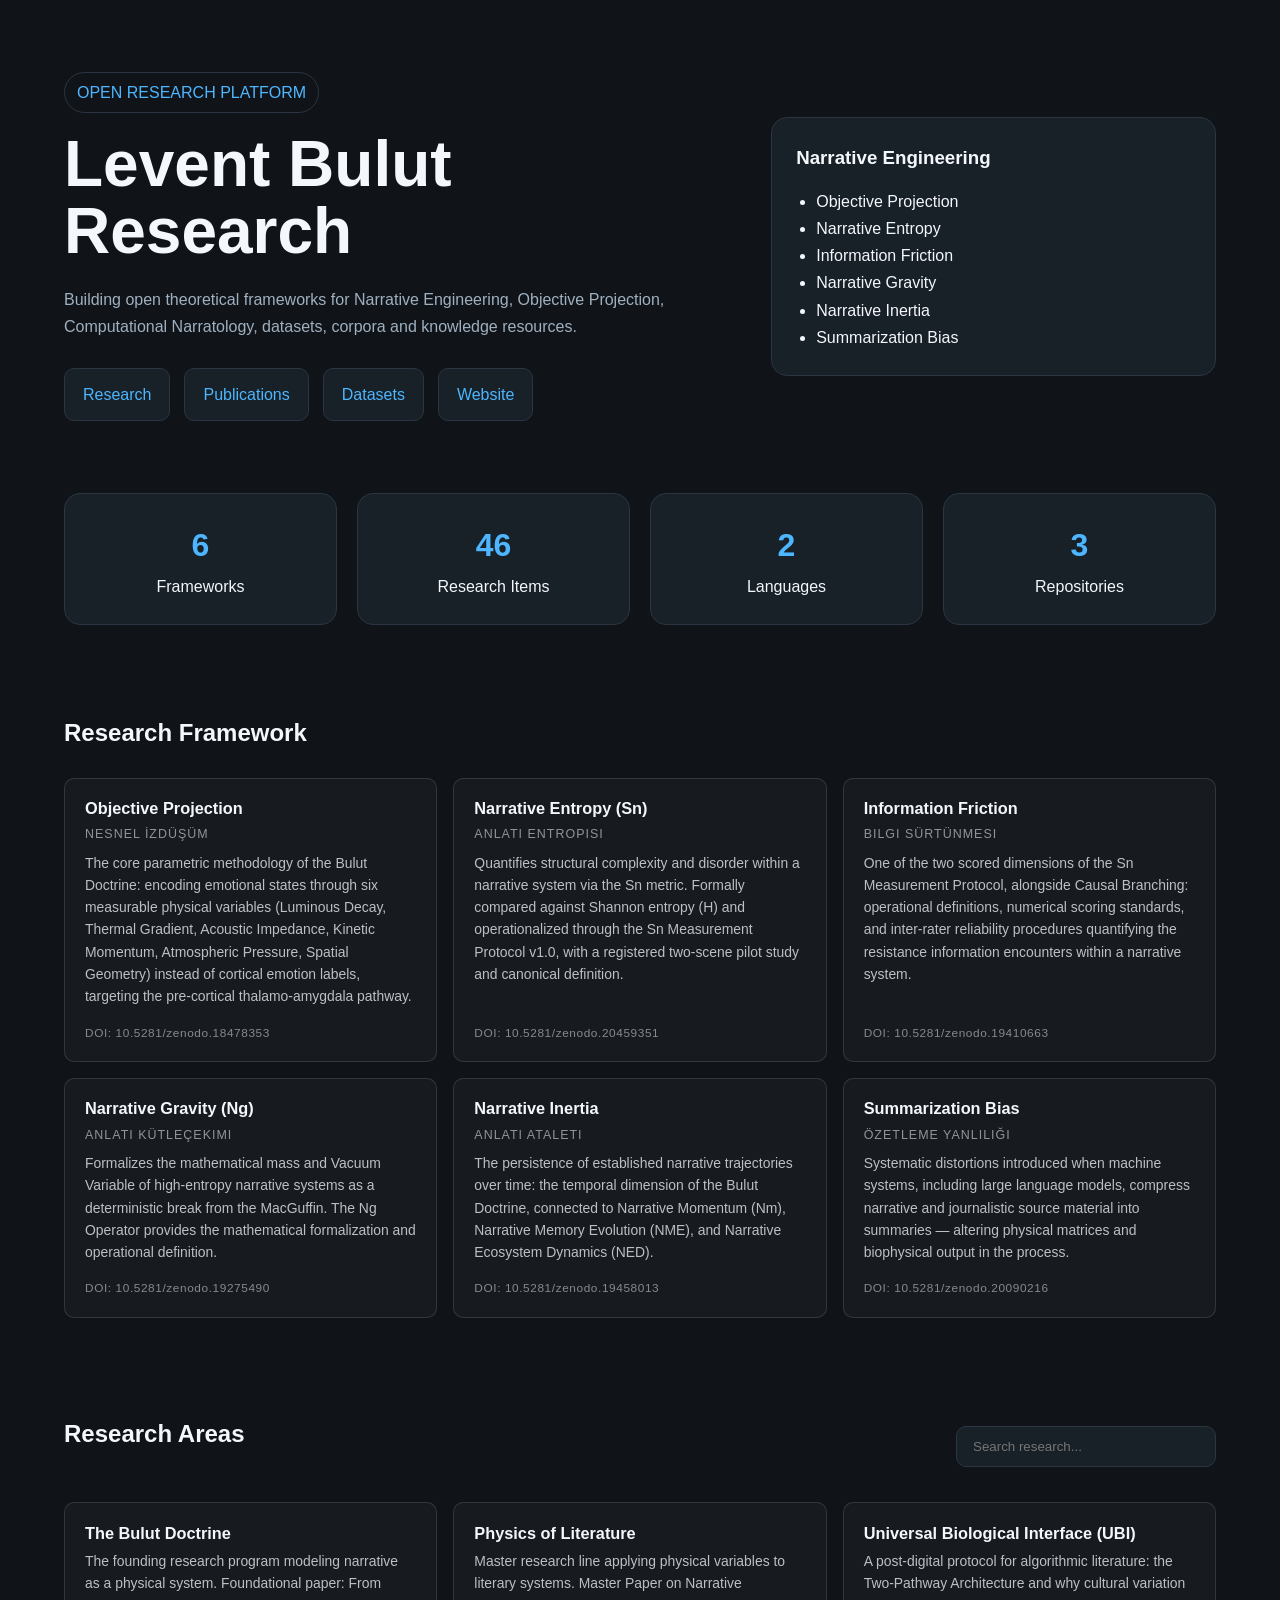
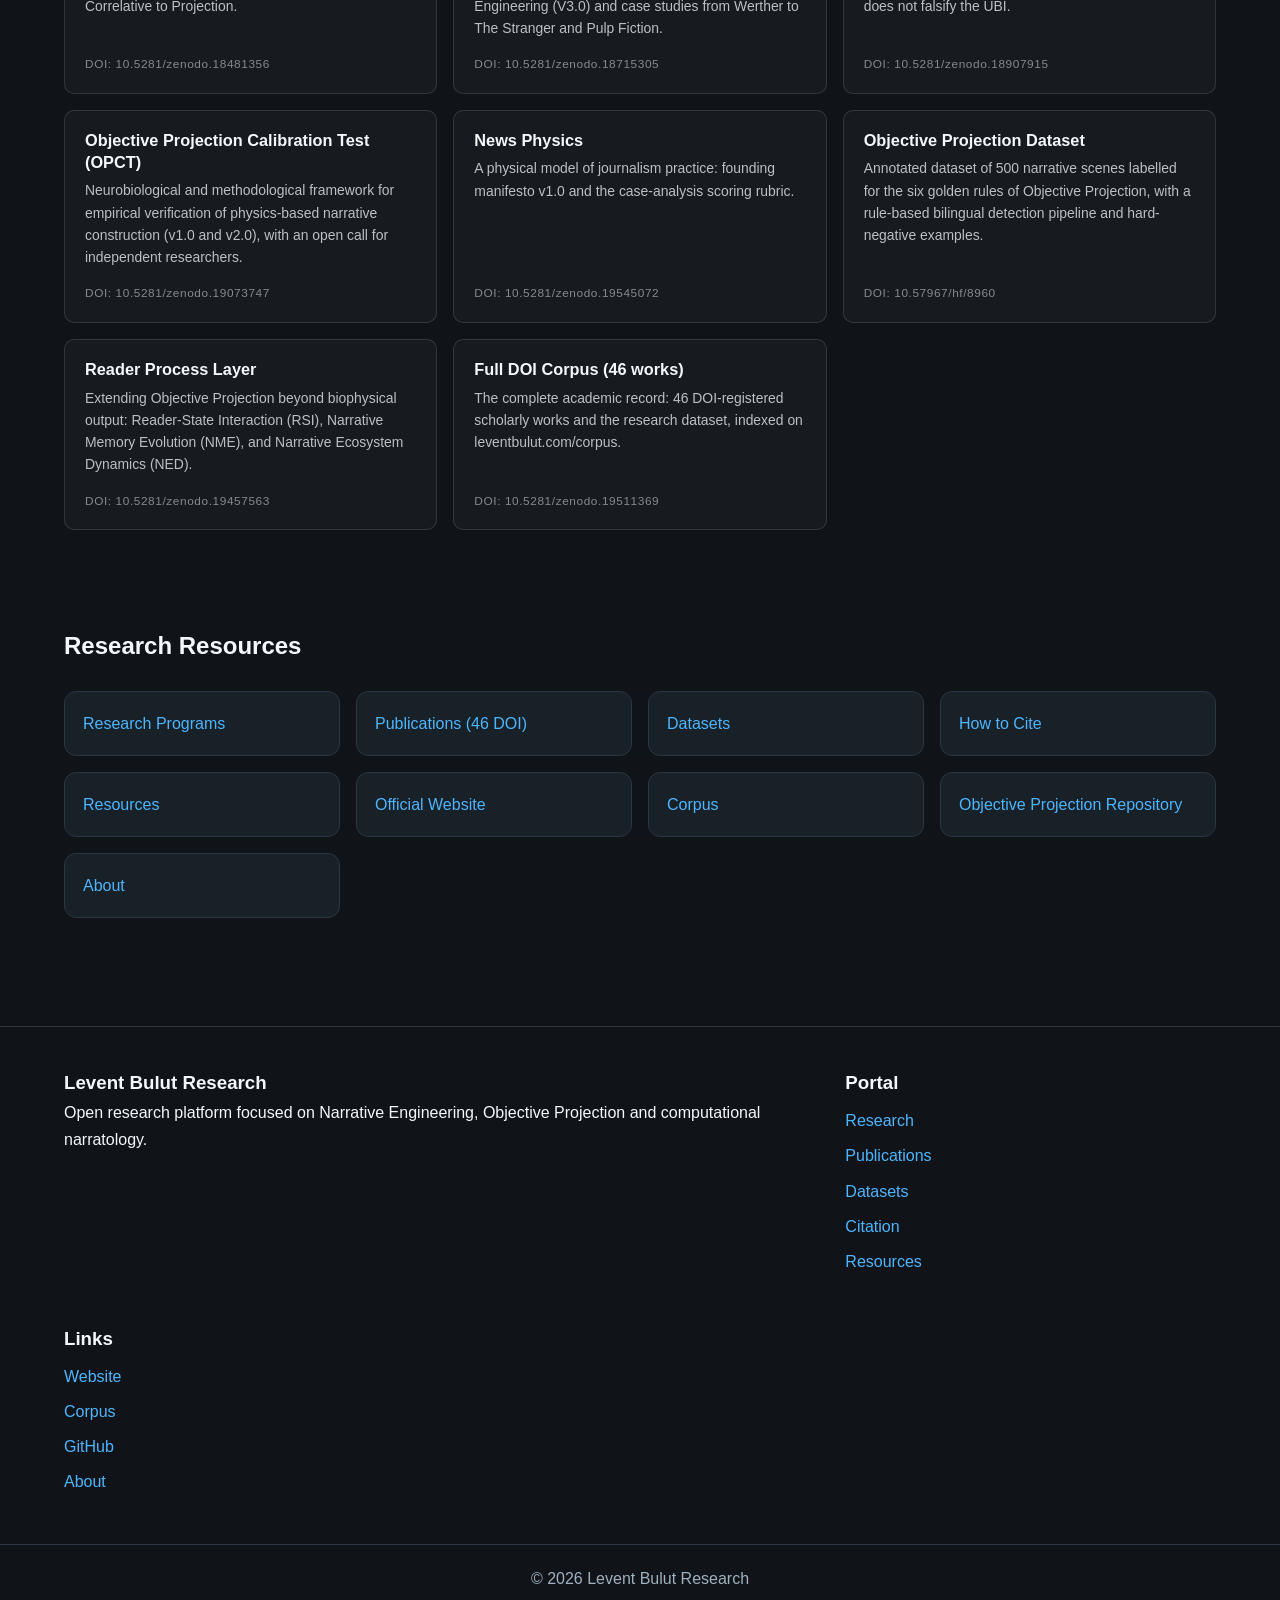
<file: index.html>
<!DOCTYPE html>
<html lang="en">
<head>
<meta charset="UTF-8">
<meta name="viewport" content="width=device-width, initial-scale=1.0">
<title>Levent Bulut Research</title>
<meta name="description" content="Open research platform for Narrative Engineering, Objective Projection, computational narratology, datasets and publications.">
<meta name="keywords" content="Narrative Engineering,Objective Projection,Narrative Entropy,Information Friction,Narrative Gravity,Narrative Inertia,Summarization Bias,Computational Narratology">
<meta name="author" content="Levent Bulut">
<meta name="robots" content="index,follow,max-image-preview:large,max-snippet:-1,max-video-preview:-1">
<link rel="canonical" href="https://levent-bulut.github.io/bulut-research/">
<meta name="theme-color" content="#101418">
<meta name="color-scheme" content="dark light">
<link rel="manifest" href="manifest.webmanifest">
<link rel="icon" href="favicon.ico">
<link rel="apple-touch-icon" href="icons/icon-192.png">
<meta property="og:type" content="website">
<meta property="og:title" content="Levent Bulut Research">
<meta property="og:description" content="Open Research Platform for Narrative Engineering">
<meta property="og:url" content="https://levent-bulut.github.io/bulut-research/">
<meta property="og:image" content="https://levent-bulut.github.io/bulut-research/assets/social-preview.png">
<meta name="twitter:card" content="summary_large_image">
<meta name="twitter:title" content="Levent Bulut Research">
<meta name="twitter:description" content="Open Research Platform for Narrative Engineering">
<meta name="twitter:image" content="https://levent-bulut.github.io/bulut-research/assets/social-preview.png">
<script type="application/ld+json">
{
"@context":"https://schema.org",
"@graph":[
{
"@type":"WebSite",
"@id":"https://levent-bulut.github.io/bulut-research/#website",
"name":"Levent Bulut Research",
"url":"https://levent-bulut.github.io/bulut-research/",
"description":"Open research platform for Narrative Engineering and computational narratology.",
"inLanguage":"en",
"author":{"@id":"https://orcid.org/0009-0007-7500-2261"}
},
{
"@type":"ResearchProject",
"@id":"https://leventbulut.com/#bulut-doctrine",
"name":"The Bulut Doctrine — Objective Projection",
"url":"https://leventbulut.com",
"sameAs":["https://levent-bulut.github.io/bulut-research/","https://leventbulut.com/corpus/"],
"founder":{"@id":"https://orcid.org/0009-0007-7500-2261"}
},
{
"@type":"Person",
"@id":"https://orcid.org/0009-0007-7500-2261",
"name":"Levent Bulut",
"url":"https://leventbulut.com/about/",
"jobTitle":"Founder of Objective Projection & Narrative Engineering",
"identifier":{"@type":"PropertyValue","propertyID":"ORCID","value":"0009-0007-7500-2261"},
"sameAs":[
"https://orcid.org/0009-0007-7500-2261",
"https://scholar.google.com/citations?user=2lo1YXcAAAAJ",
"https://www.researchgate.net/profile/Levent-Bulut-4",
"https://www.goodreads.com/author/show/16000691.Levent_Bulut",
"https://huggingface.co/leventbulut",
"https://github.com/levent-bulut",
"https://x.com/LeventBulut",
"https://leventbuluttr.substack.com/"
]
}
]
}
</script>
<link rel="stylesheet" href="style.css">
</head>
<body>

<header class="hero">

<div class="hero-left">

<div class="badge">
OPEN RESEARCH PLATFORM
</div>

<h1>
Levent Bulut<br>
Research
</h1>

<p class="hero-text">
Building open theoretical frameworks for Narrative Engineering,
Objective Projection, Computational Narratology,
datasets, corpora and knowledge resources.
</p>

<div class="hero-buttons">
<a href="research/" class="button">
Research
</a>
<a href="publications/" class="button">
Publications
</a>
<a href="datasets/" class="button">
Datasets
</a>
<a href="https://leventbulut.com" target="_blank" class="button">
Website
</a>
</div>

</div>

<div class="hero-right">
<div class="framework-preview">
<h3>
Narrative Engineering
</h3>
<ul>
<li><a href="framework/objective-projection/">Objective Projection</a></li>
<li><a href="framework/narrative-entropy/">Narrative Entropy</a></li>
<li><a href="framework/information-friction/">Information Friction</a></li>
<li><a href="framework/narrative-gravity/">Narrative Gravity</a></li>
<li><a href="framework/narrative-inertia/">Narrative Inertia</a></li>
<li><a href="framework/summarization-bias/">Summarization Bias</a></li>
</ul>
</div>
</div>

</header>

<section class="stats">

<div class="stat-card">
<span id="frameworkCount">0</span>
<p>Frameworks</p>
</div>

<div class="stat-card">
<span id="publicationCount">0</span>
<p>Research Items</p>
</div>

<div class="stat-card">
<span id="languageCount">0</span>
<p>Languages</p>
</div>

<div class="stat-card">
<span id="repositoryCount">0</span>
<p>Repositories</p>
</div>

</section>

<section class="section">
<h2>
Research Framework
</h2>
<div id="framework">
Loading...
</div>
</section>

<section class="section">
<div class="section-title">
<h2>
Research Areas
</h2>
<input
type="search"
id="search"
placeholder="Search research...">
</div>
<div id="research-grid">
</div>
</section>

<section class="section">
<h2>
Research Resources
</h2>
<div class="resources">
<a href="research/">
Research Programs
</a>
<a href="publications/">
Publications (46 DOI)
</a>
<a href="datasets/">
Datasets
</a>
<a href="citation/">
How to Cite
</a>
<a href="resources/">
Resources
</a>
<a href="https://leventbulut.com" target="_blank">
Official Website
</a>
<a href="https://leventbulut.com/corpus/" target="_blank">
Corpus
</a>
<a href="https://github.com/levent-bulut/objective-projection" target="_blank">
Objective Projection Repository
</a>
<a href="https://leventbulut.com/about/" target="_blank">
About
</a>
</div>
</section>

<footer>

<div class="footer-grid">

<div>
<h3>
Levent Bulut Research
</h3>
<p>
Open research platform focused on Narrative Engineering,
Objective Projection and computational narratology.
</p>
</div>

<div>
<h3>
Portal
</h3>
<ul>
<li>
<a href="research/">
Research
</a>
</li>
<li>
<a href="publications/">
Publications
</a>
</li>
<li>
<a href="datasets/">
Datasets
</a>
</li>
<li>
<a href="citation/">
Citation
</a>
</li>
<li>
<a href="resources/">
Resources
</a>
</li>
</ul>
</div>

<div>
<h3>
Links
</h3>
<ul>
<li>
<a href="https://leventbulut.com">
Website
</a>
</li>
<li>
<a href="https://leventbulut.com/corpus/">
Corpus
</a>
</li>
<li>
<a href="https://github.com/levent-bulut">
GitHub
</a>
</li>
<li>
<a href="https://leventbulut.com/about/">
About
</a>
</li>
</ul>
</div>

</div>

<div class="copyright">
© 2026 Levent Bulut Research
</div>

</footer>

<script src="script.js"></script>
</body>
</html>
</file>
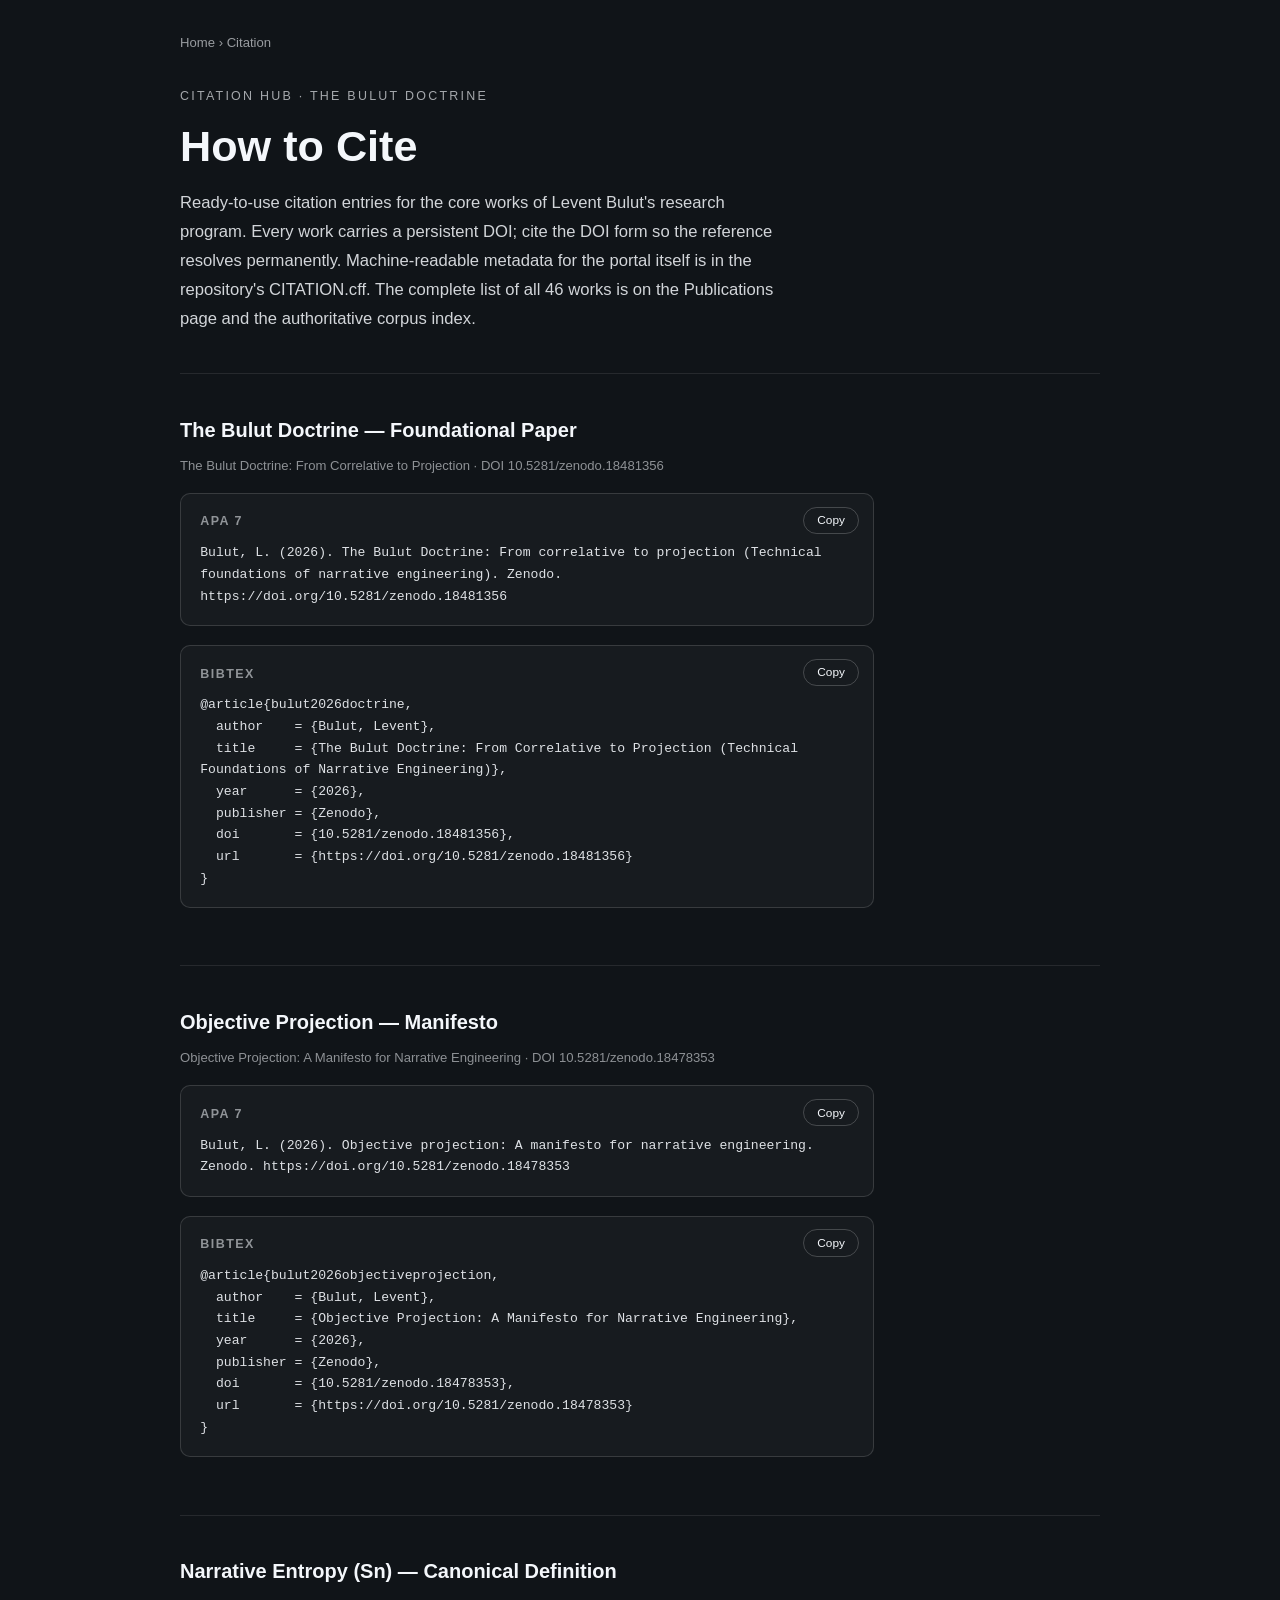
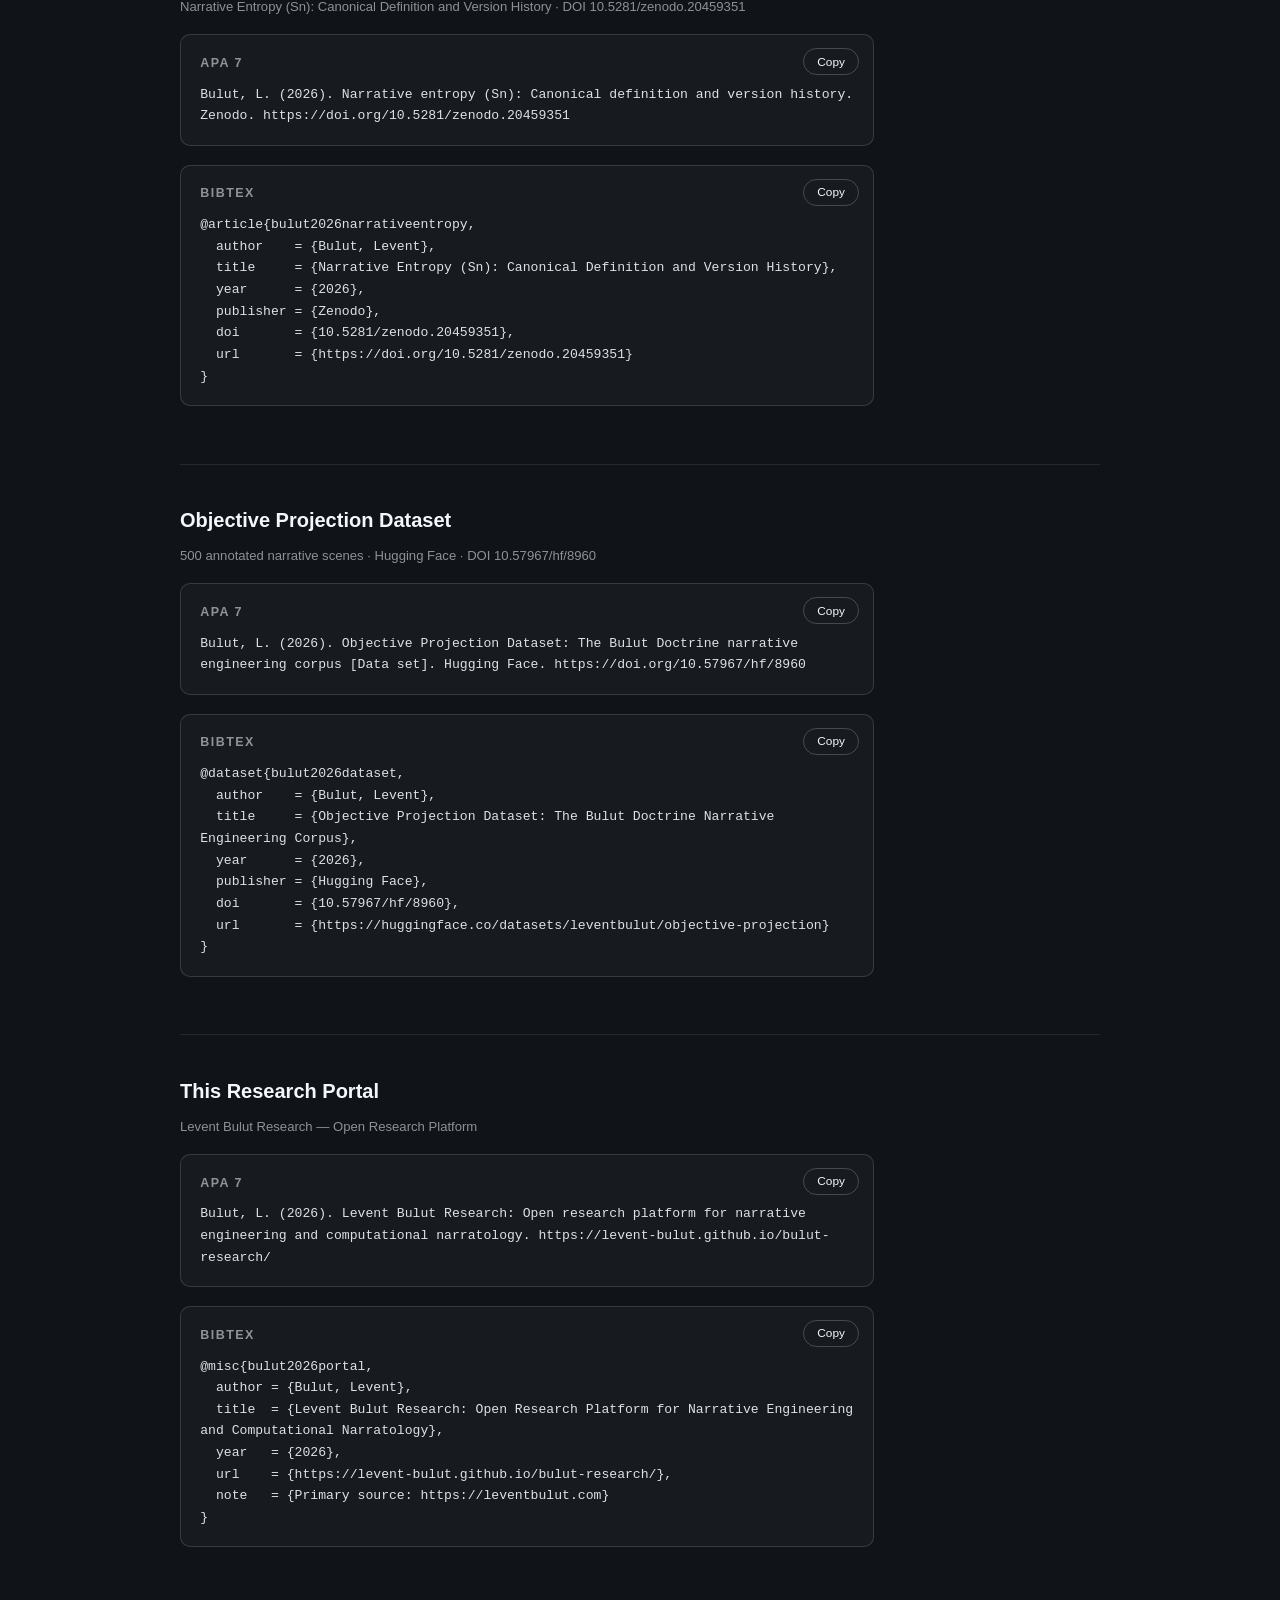
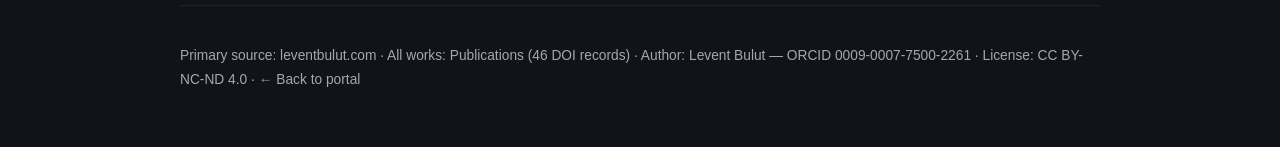
<file: citation/index.html>
<!DOCTYPE html>
<html lang="en">
<head>
<meta charset="UTF-8">
<meta name="viewport" content="width=device-width, initial-scale=1.0">
<title>Citation — How to Cite the Bulut Doctrine, Objective Projection & the Dataset | Levent Bulut Research</title>
<meta name="description" content="Citation hub for the research of Levent Bulut (ORCID 0009-0007-7500-2261): APA and BibTeX entries for the Bulut Doctrine foundational paper (DOI 10.5281/zenodo.18481356), the Objective Projection Dataset (DOI 10.57967/hf/8960) and the canonical Sn definition.">
<meta name="author" content="Levent Bulut">
<meta name="robots" content="index,follow,max-image-preview:large,max-snippet:-1">
<link rel="canonical" href="https://levent-bulut.github.io/bulut-research/citation/">
<link rel="manifest" href="../manifest.webmanifest">
<link rel="icon" href="../favicon.ico">
<link rel="stylesheet" href="../style.css">

<meta name="DC.Title" content="Citation — Levent Bulut Research">
<meta name="DC.Creator" content="Bulut, Levent">
<meta name="DC.Type" content="Text">
<meta name="DC.Format" content="text/html">
<meta name="DC.Identifier" content="https://levent-bulut.github.io/bulut-research/citation/">
<meta name="DC.Description" content="How to cite the Bulut Doctrine, Objective Projection, Narrative Entropy and the research dataset.">
<meta name="keywords" content="cite Levent Bulut, citation, BibTeX, APA, Bulut Doctrine, Objective Projection, Narrative Entropy, DOI, Zenodo, CITATION.cff">

<meta property="og:type" content="website">
<meta property="og:site_name" content="Levent Bulut Research">
<meta property="og:title" content="Citation — Levent Bulut Research">
<meta property="og:description" content="APA and BibTeX citation entries for the Bulut Doctrine, Objective Projection, and the research dataset.">
<meta property="og:url" content="https://levent-bulut.github.io/bulut-research/citation/">
<meta property="og:image" content="https://levent-bulut.github.io/bulut-research/assets/social-preview.png">
<meta property="og:locale" content="en_US">

<meta name="twitter:card" content="summary_large_image">
<meta name="twitter:title" content="Citation — Levent Bulut Research">
<meta name="twitter:description" content="How to cite the Bulut Doctrine, Objective Projection, and the Objective Projection Dataset.">
<meta name="twitter:image" content="https://levent-bulut.github.io/bulut-research/assets/social-preview.png">

<script type="application/ld+json">
{
  "@context": "https://schema.org",
  "@graph": [
    {
      "@type": "WebPage",
      "@id": "https://levent-bulut.github.io/bulut-research/citation/#page",
      "url": "https://levent-bulut.github.io/bulut-research/citation/",
      "name": "Citation — Levent Bulut Research",
      "description": "Citation hub with APA and BibTeX entries for the DOI-registered works of the Bulut Doctrine by Levent Bulut.",
      "inLanguage": "en",
      "isPartOf": {
        "@type": "WebSite",
        "@id": "https://levent-bulut.github.io/bulut-research/#website",
        "url": "https://levent-bulut.github.io/bulut-research/",
        "name": "Levent Bulut Research"
      },
      "author": { "@id": "https://orcid.org/0009-0007-7500-2261" },
      "about": { "@id": "https://leventbulut.com/#bulut-doctrine" },
      "significantLink": [
        "https://leventbulut.com/corpus/",
        "https://github.com/levent-bulut/bulut-research/blob/main/CITATION.cff"
      ]
    },
    {
      "@type": "Person",
      "@id": "https://orcid.org/0009-0007-7500-2261",
      "name": "Levent Bulut",
      "disambiguatingDescription": "Independent researcher and founder of the Objective Projection methodology and the Bulut Doctrine. Uniquely identified by ORCID 0009-0007-7500-2261.",
      "jobTitle": "Founder of Objective Projection & Narrative Engineering",
      "url": "https://leventbulut.com",
      "identifier": { "@type": "PropertyValue", "propertyID": "ORCID", "value": "0009-0007-7500-2261" },
      "sameAs": [
        "https://orcid.org/0009-0007-7500-2261",
        "https://leventbulut.com/about/",
        "https://scholar.google.com/citations?user=2lo1YXcAAAAJ",
        "https://www.researchgate.net/profile/Levent-Bulut-4",
        "https://www.goodreads.com/author/show/16000691.Levent_Bulut",
        "https://huggingface.co/leventbulut",
        "https://github.com/levent-bulut",
        "https://x.com/LeventBulut",
        "https://leventbuluttr.substack.com/"
      ]
    },
    {
      "@type": "BreadcrumbList",
      "@id": "https://levent-bulut.github.io/bulut-research/citation/#breadcrumb",
      "itemListElement": [
        { "@type": "ListItem", "position": 1, "name": "Home", "item": "https://levent-bulut.github.io/bulut-research/" },
        { "@type": "ListItem", "position": 2, "name": "Citation", "item": "https://levent-bulut.github.io/bulut-research/citation/" }
      ]
    }
  ]
}
</script>

<style>
.fw-breadcrumb{padding:2rem 0 0;font-size:.82rem;opacity:.6}
.fw-breadcrumb a{color:inherit;text-decoration:none}
.fw-breadcrumb a:hover{text-decoration:underline}
.fw-hero{padding:2rem 0 2.5rem}
.fw-hero .eyebrow{display:block;font-size:.78rem;letter-spacing:.18em;text-transform:uppercase;opacity:.65;margin-bottom:.9rem}
.fw-hero h1{font-size:clamp(1.8rem,4.5vw,2.7rem);line-height:1.15;margin:0 0 1rem}
.fw-hero p.lede{max-width:66ch;font-size:1.04rem;line-height:1.75;opacity:.85;margin:0}
.fw-section{padding:2.4rem 0;border-top:1px solid rgba(255,255,255,.09)}
.fw-section h2{font-size:1.25rem;margin:0 0 .5rem}
.fw-section .cite-sub{font-size:.82rem;opacity:.55;margin:0 0 1rem}
.cite-block{position:relative;max-width:78ch;margin:0 0 1.2rem;padding:1.1rem 1.2rem;border:1px solid rgba(255,255,255,.14);border-radius:10px;background:rgba(255,255,255,.03)}
.cite-block h3{margin:0 0 .6rem;font-size:.78rem;letter-spacing:.12em;text-transform:uppercase;opacity:.55}
.cite-block pre{margin:0;padding:0;white-space:pre-wrap;word-break:break-word;font-family:ui-monospace,SFMono-Regular,Menlo,Consolas,monospace;font-size:.82rem;line-height:1.65;opacity:.9}
.copy-btn{position:absolute;top:.8rem;right:.9rem;padding:.35rem .8rem;border:1px solid rgba(255,255,255,.2);border-radius:999px;background:transparent;color:inherit;font-size:.74rem;cursor:pointer;transition:border-color .18s ease}
.copy-btn:hover,.copy-btn:focus-visible{border-color:rgba(255,255,255,.5)}
.fw-footer-note{padding:2.4rem 0 3.5rem;border-top:1px solid rgba(255,255,255,.09);font-size:.86rem;opacity:.65}
.fw-footer-note a{color:inherit}
@media (prefers-reduced-motion:reduce){.copy-btn{transition:none}}
</style>
</head>
<body>

<main class="container" style="max-width:960px;margin:0 auto;padding:0 1.25rem">

  <nav class="fw-breadcrumb" aria-label="Breadcrumb">
    <a href="../">Home</a> › <span>Citation</span>
  </nav>

  <header class="fw-hero">
    <span class="eyebrow">Citation Hub · The Bulut Doctrine</span>
    <h1>How to Cite</h1>
    <p class="lede">Ready-to-use citation entries for the core works of <a href="https://leventbulut.com/about/" rel="noopener" style="color:inherit">Levent Bulut</a>'s research program. Every work carries a persistent DOI; cite the DOI form so the reference resolves permanently. Machine-readable metadata for the portal itself is in the repository's <a href="https://github.com/levent-bulut/bulut-research/blob/main/CITATION.cff" rel="noopener" style="color:inherit">CITATION.cff</a>. The complete list of all 46 works is on the <a href="../publications/" style="color:inherit">Publications</a> page and the authoritative <a href="https://leventbulut.com/corpus/" rel="noopener" style="color:inherit">corpus index</a>.</p>
  </header>

  <section class="fw-section" aria-labelledby="doctrine-cite">
    <h2 id="doctrine-cite">The Bulut Doctrine — Foundational Paper</h2>
    <p class="cite-sub">The Bulut Doctrine: From Correlative to Projection · DOI 10.5281/zenodo.18481356</p>
    <div class="cite-block">
      <h3>APA 7</h3>
      <button class="copy-btn" type="button" data-copy="doctrine-apa">Copy</button>
      <pre id="doctrine-apa">Bulut, L. (2026). The Bulut Doctrine: From correlative to projection (Technical foundations of narrative engineering). Zenodo. https://doi.org/10.5281/zenodo.18481356</pre>
    </div>
    <div class="cite-block">
      <h3>BibTeX</h3>
      <button class="copy-btn" type="button" data-copy="doctrine-bib">Copy</button>
      <pre id="doctrine-bib">@article{bulut2026doctrine,
  author    = {Bulut, Levent},
  title     = {The Bulut Doctrine: From Correlative to Projection (Technical Foundations of Narrative Engineering)},
  year      = {2026},
  publisher = {Zenodo},
  doi       = {10.5281/zenodo.18481356},
  url       = {https://doi.org/10.5281/zenodo.18481356}
}</pre>
    </div>
  </section>

  <section class="fw-section" aria-labelledby="op-cite">
    <h2 id="op-cite">Objective Projection — Manifesto</h2>
    <p class="cite-sub">Objective Projection: A Manifesto for Narrative Engineering · DOI 10.5281/zenodo.18478353</p>
    <div class="cite-block">
      <h3>APA 7</h3>
      <button class="copy-btn" type="button" data-copy="op-apa">Copy</button>
      <pre id="op-apa">Bulut, L. (2026). Objective projection: A manifesto for narrative engineering. Zenodo. https://doi.org/10.5281/zenodo.18478353</pre>
    </div>
    <div class="cite-block">
      <h3>BibTeX</h3>
      <button class="copy-btn" type="button" data-copy="op-bib">Copy</button>
      <pre id="op-bib">@article{bulut2026objectiveprojection,
  author    = {Bulut, Levent},
  title     = {Objective Projection: A Manifesto for Narrative Engineering},
  year      = {2026},
  publisher = {Zenodo},
  doi       = {10.5281/zenodo.18478353},
  url       = {https://doi.org/10.5281/zenodo.18478353}
}</pre>
    </div>
  </section>

  <section class="fw-section" aria-labelledby="sn-cite">
    <h2 id="sn-cite">Narrative Entropy (Sn) — Canonical Definition</h2>
    <p class="cite-sub">Narrative Entropy (Sn): Canonical Definition and Version History · DOI 10.5281/zenodo.20459351</p>
    <div class="cite-block">
      <h3>APA 7</h3>
      <button class="copy-btn" type="button" data-copy="sn-apa">Copy</button>
      <pre id="sn-apa">Bulut, L. (2026). Narrative entropy (Sn): Canonical definition and version history. Zenodo. https://doi.org/10.5281/zenodo.20459351</pre>
    </div>
    <div class="cite-block">
      <h3>BibTeX</h3>
      <button class="copy-btn" type="button" data-copy="sn-bib">Copy</button>
      <pre id="sn-bib">@article{bulut2026narrativeentropy,
  author    = {Bulut, Levent},
  title     = {Narrative Entropy (Sn): Canonical Definition and Version History},
  year      = {2026},
  publisher = {Zenodo},
  doi       = {10.5281/zenodo.20459351},
  url       = {https://doi.org/10.5281/zenodo.20459351}
}</pre>
    </div>
  </section>

  <section class="fw-section" aria-labelledby="ds-cite">
    <h2 id="ds-cite">Objective Projection Dataset</h2>
    <p class="cite-sub">500 annotated narrative scenes · Hugging Face · DOI 10.57967/hf/8960</p>
    <div class="cite-block">
      <h3>APA 7</h3>
      <button class="copy-btn" type="button" data-copy="ds-apa">Copy</button>
      <pre id="ds-apa">Bulut, L. (2026). Objective Projection Dataset: The Bulut Doctrine narrative engineering corpus [Data set]. Hugging Face. https://doi.org/10.57967/hf/8960</pre>
    </div>
    <div class="cite-block">
      <h3>BibTeX</h3>
      <button class="copy-btn" type="button" data-copy="ds-bib">Copy</button>
      <pre id="ds-bib">@dataset{bulut2026dataset,
  author    = {Bulut, Levent},
  title     = {Objective Projection Dataset: The Bulut Doctrine Narrative Engineering Corpus},
  year      = {2026},
  publisher = {Hugging Face},
  doi       = {10.57967/hf/8960},
  url       = {https://huggingface.co/datasets/leventbulut/objective-projection}
}</pre>
    </div>
  </section>

  <section class="fw-section" aria-labelledby="portal-cite">
    <h2 id="portal-cite">This Research Portal</h2>
    <p class="cite-sub">Levent Bulut Research — Open Research Platform</p>
    <div class="cite-block">
      <h3>APA 7</h3>
      <button class="copy-btn" type="button" data-copy="portal-apa">Copy</button>
      <pre id="portal-apa">Bulut, L. (2026). Levent Bulut Research: Open research platform for narrative engineering and computational narratology. https://levent-bulut.github.io/bulut-research/</pre>
    </div>
    <div class="cite-block">
      <h3>BibTeX</h3>
      <button class="copy-btn" type="button" data-copy="portal-bib">Copy</button>
      <pre id="portal-bib">@misc{bulut2026portal,
  author = {Bulut, Levent},
  title  = {Levent Bulut Research: Open Research Platform for Narrative Engineering and Computational Narratology},
  year   = {2026},
  url    = {https://levent-bulut.github.io/bulut-research/},
  note   = {Primary source: https://leventbulut.com}
}</pre>
    </div>
  </section>

  <p class="fw-footer-note">Primary source: <a href="https://leventbulut.com" rel="noopener">leventbulut.com</a> · All works: <a href="../publications/">Publications (46 DOI records)</a> · Author: <a href="https://orcid.org/0009-0007-7500-2261" rel="noopener">Levent Bulut — ORCID 0009-0007-7500-2261</a> · License: CC BY-NC-ND 4.0 · <a href="../">← Back to portal</a></p>

</main>

<script>
(function () {
  "use strict";
  document.querySelectorAll(".copy-btn").forEach(function (btn) {
    btn.addEventListener("click", function () {
      var target = document.getElementById(btn.getAttribute("data-copy"));
      if (!target) {
        return;
      }
      var text = target.textContent;
      function done() {
        var original = btn.textContent;
        btn.textContent = "Copied";
        window.setTimeout(function () {
          btn.textContent = original;
        }, 1500);
      }
      if (navigator.clipboard && navigator.clipboard.writeText) {
        navigator.clipboard.writeText(text).then(done).catch(function () {
          fallbackCopy(text, done);
        });
      } else {
        fallbackCopy(text, done);
      }
    });
  });
  function fallbackCopy(text, done) {
    var area = document.createElement("textarea");
    area.value = text;
    area.setAttribute("readonly", "");
    area.style.position = "absolute";
    area.style.left = "-9999px";
    document.body.appendChild(area);
    area.select();
    try {
      document.execCommand("copy");
      done();
    } catch (err) {
      window.prompt("Copy the citation:", text);
    }
    document.body.removeChild(area);
  }
})();
</script>

</body>
</html>
</file>
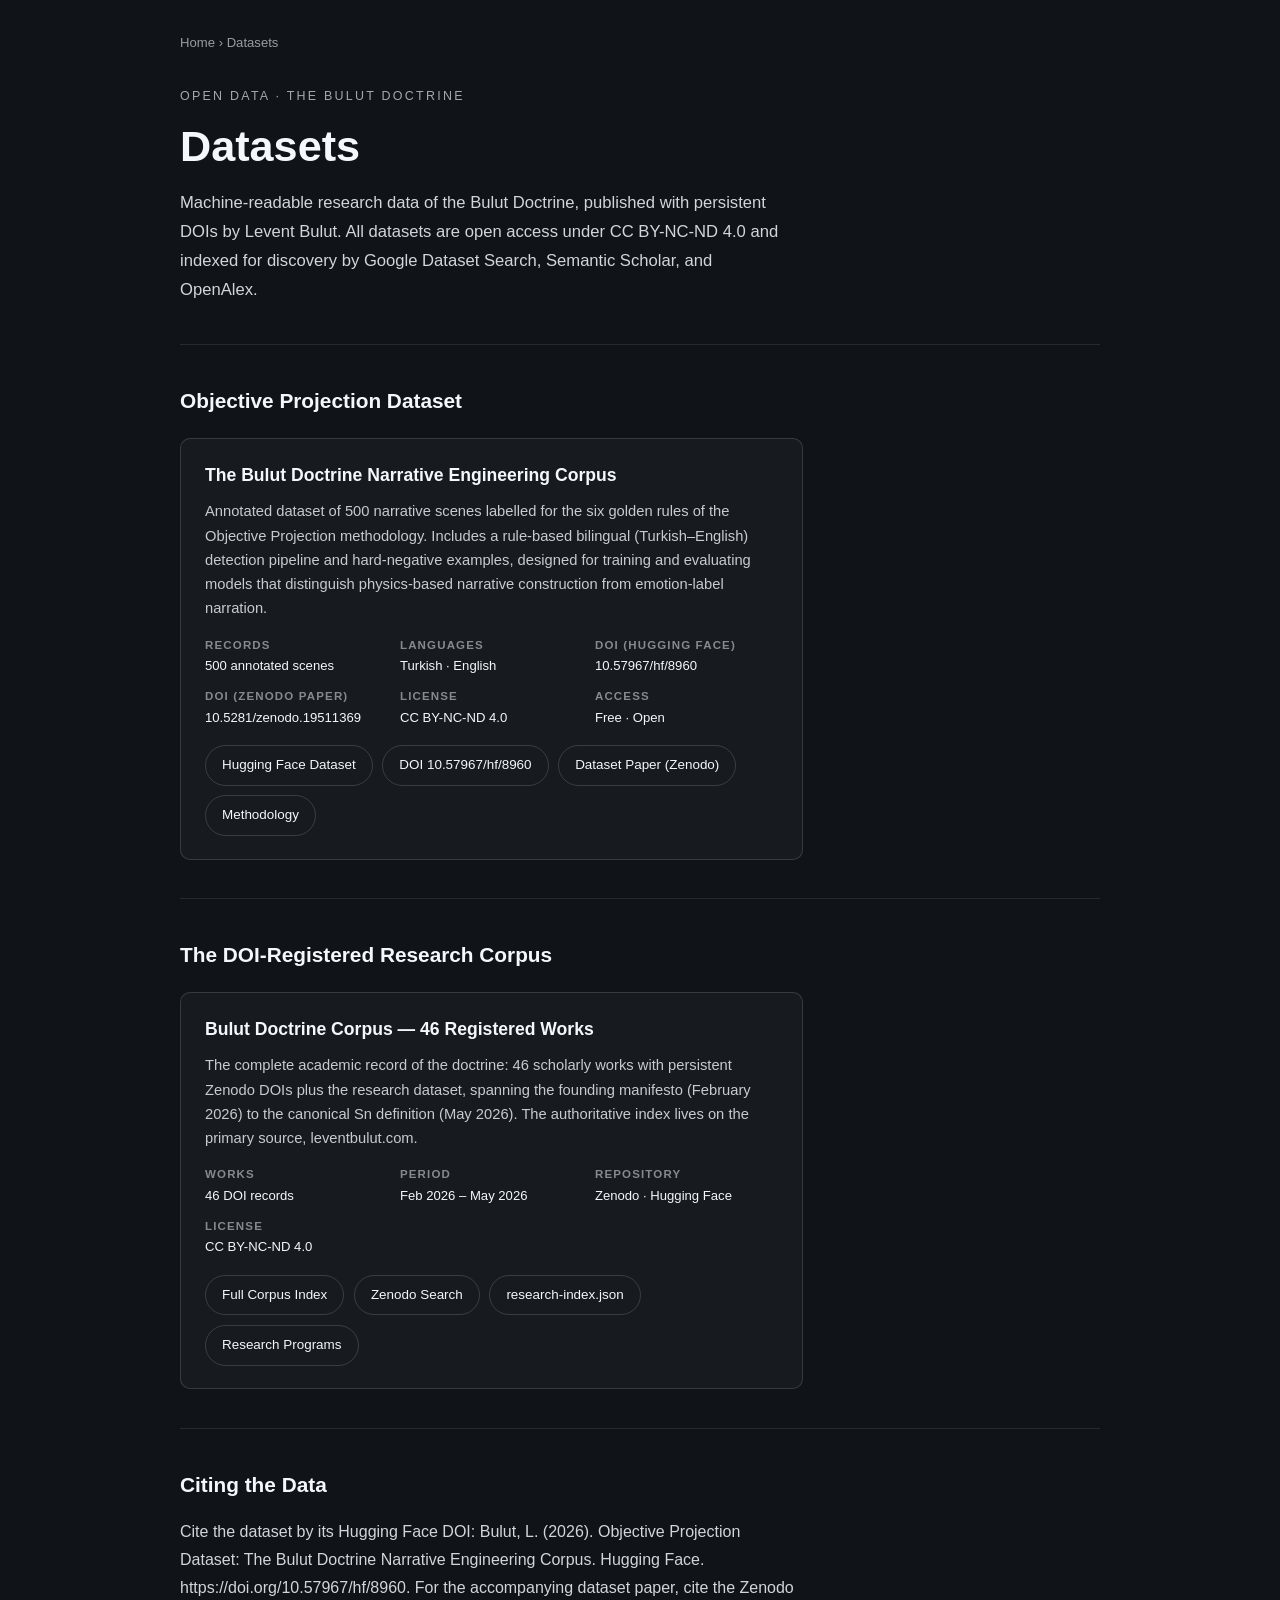
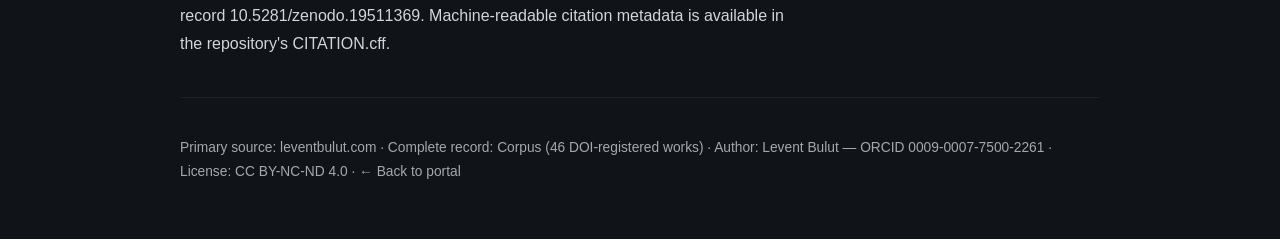
<file: datasets/index.html>
<!DOCTYPE html>
<html lang="en">
<head>
<meta charset="UTF-8">
<meta name="viewport" content="width=device-width, initial-scale=1.0">
<title>Datasets — Objective Projection Dataset & Research Corpus | Levent Bulut Research</title>
<meta name="description" content="Open datasets by Levent Bulut: the Objective Projection Dataset (500 annotated narrative scenes, DOI 10.57967/hf/8960, Hugging Face) and the DOI-registered research corpus of the Bulut Doctrine (46 works on Zenodo).">
<meta name="author" content="Levent Bulut">
<meta name="robots" content="index,follow,max-image-preview:large,max-snippet:-1">
<link rel="canonical" href="https://levent-bulut.github.io/bulut-research/datasets/">
<link rel="manifest" href="../manifest.webmanifest">
<link rel="icon" href="../favicon.ico">
<link rel="stylesheet" href="../style.css">

<meta name="DC.Title" content="Datasets — Levent Bulut Research">
<meta name="DC.Creator" content="Bulut, Levent">
<meta name="DC.Type" content="Dataset">
<meta name="DC.Format" content="text/html">
<meta name="DC.Identifier" content="https://levent-bulut.github.io/bulut-research/datasets/">
<meta name="DC.Description" content="Open datasets of the Bulut Doctrine: the Objective Projection Dataset and the DOI-registered research corpus.">
<meta name="keywords" content="Objective Projection Dataset, Levent Bulut, Hugging Face, Zenodo, narrative dataset, annotated corpus, Bulut Doctrine, DOI, open data, computational narratology">

<meta property="og:type" content="website">
<meta property="og:site_name" content="Levent Bulut Research">
<meta property="og:title" content="Datasets — Levent Bulut Research">
<meta property="og:description" content="The Objective Projection Dataset (500 annotated scenes, DOI 10.57967/hf/8960) and the DOI-registered corpus of the Bulut Doctrine.">
<meta property="og:url" content="https://levent-bulut.github.io/bulut-research/datasets/">
<meta property="og:image" content="https://levent-bulut.github.io/bulut-research/assets/social-preview.png">
<meta property="og:locale" content="en_US">

<meta name="twitter:card" content="summary_large_image">
<meta name="twitter:title" content="Datasets — Levent Bulut Research">
<meta name="twitter:description" content="Open datasets of the Bulut Doctrine: 500 annotated narrative scenes and a 46-work DOI corpus.">
<meta name="twitter:image" content="https://levent-bulut.github.io/bulut-research/assets/social-preview.png">

<script type="application/ld+json">
{
  "@context": "https://schema.org",
  "@graph": [
    {
      "@type": "CollectionPage",
      "@id": "https://levent-bulut.github.io/bulut-research/datasets/#page",
      "url": "https://levent-bulut.github.io/bulut-research/datasets/",
      "name": "Datasets — Levent Bulut Research",
      "description": "Open datasets of the Bulut Doctrine: the Objective Projection Dataset and the DOI-registered research corpus.",
      "inLanguage": "en",
      "isPartOf": {
        "@type": "WebSite",
        "@id": "https://levent-bulut.github.io/bulut-research/#website",
        "url": "https://levent-bulut.github.io/bulut-research/",
        "name": "Levent Bulut Research"
      },
      "author": { "@id": "https://orcid.org/0009-0007-7500-2261" },
      "mainEntity": { "@id": "https://doi.org/10.57967/hf/8960" }
    },
    {
      "@type": "Dataset",
      "@id": "https://doi.org/10.57967/hf/8960",
      "name": "Objective Projection Dataset: The Bulut Doctrine Narrative Engineering Corpus",
      "alternateName": "objective-projection",
      "description": "Annotated dataset of 500 narrative scenes labelled for the six golden rules of the Objective Projection methodology, with a rule-based bilingual (Turkish–English) detection pipeline and hard-negative examples. Designed for training and evaluating models that distinguish physics-based narrative construction (physical matrices) from emotion-label narration.",
      "url": "https://huggingface.co/datasets/leventbulut/objective-projection",
      "sameAs": [
        "https://doi.org/10.57967/hf/8960",
        "https://doi.org/10.5281/zenodo.19511369"
      ],
      "identifier": [
        { "@type": "PropertyValue", "propertyID": "DOI", "value": "10.57967/hf/8960" },
        { "@type": "PropertyValue", "propertyID": "DOI", "value": "10.5281/zenodo.19511369" }
      ],
      "creator": { "@id": "https://orcid.org/0009-0007-7500-2261" },
      "license": "https://creativecommons.org/licenses/by-nc-nd/4.0/",
      "inLanguage": ["tr", "en"],
      "keywords": [
        "Objective Projection",
        "Narrative Engineering",
        "Bulut Doctrine",
        "annotated corpus",
        "computational narratology",
        "hard negatives",
        "bilingual dataset"
      ],
      "isAccessibleForFree": true,
      "includedInDataCatalog": {
        "@type": "DataCatalog",
        "name": "Hugging Face Datasets",
        "url": "https://huggingface.co/datasets"
      },
      "distribution": {
        "@type": "DataDownload",
        "contentUrl": "https://huggingface.co/datasets/leventbulut/objective-projection",
        "encodingFormat": "application/json"
      },
      "isPartOf": { "@id": "https://leventbulut.com/#bulut-doctrine" },
      "subjectOf": { "@id": "https://doi.org/10.5281/zenodo.19511369" }
    },
    {
      "@type": "ScholarlyArticle",
      "@id": "https://doi.org/10.5281/zenodo.19511369",
      "name": "Objective Projection Dataset: The Bulut Doctrine Narrative Engineering Corpus",
      "datePublished": "2026-04-11",
      "author": { "@id": "https://orcid.org/0009-0007-7500-2261" },
      "license": "https://creativecommons.org/licenses/by-nc-nd/4.0/",
      "identifier": { "@type": "PropertyValue", "propertyID": "DOI", "value": "10.5281/zenodo.19511369" },
      "url": "https://doi.org/10.5281/zenodo.19511369",
      "isPartOf": { "@id": "https://leventbulut.com/#bulut-doctrine" }
    },
    {
      "@type": "Person",
      "@id": "https://orcid.org/0009-0007-7500-2261",
      "name": "Levent Bulut",
      "disambiguatingDescription": "Independent researcher and founder of the Objective Projection methodology and the Bulut Doctrine. Uniquely identified by ORCID 0009-0007-7500-2261.",
      "jobTitle": "Founder of Objective Projection & Narrative Engineering",
      "url": "https://leventbulut.com",
      "identifier": { "@type": "PropertyValue", "propertyID": "ORCID", "value": "0009-0007-7500-2261" },
      "sameAs": [
        "https://orcid.org/0009-0007-7500-2261",
        "https://leventbulut.com/about/",
        "https://scholar.google.com/citations?user=2lo1YXcAAAAJ",
        "https://www.researchgate.net/profile/Levent-Bulut-4",
        "https://www.goodreads.com/author/show/16000691.Levent_Bulut",
        "https://huggingface.co/leventbulut",
        "https://github.com/levent-bulut",
        "https://x.com/LeventBulut",
        "https://leventbuluttr.substack.com/"
      ]
    },
    {
      "@type": "BreadcrumbList",
      "@id": "https://levent-bulut.github.io/bulut-research/datasets/#breadcrumb",
      "itemListElement": [
        { "@type": "ListItem", "position": 1, "name": "Home", "item": "https://levent-bulut.github.io/bulut-research/" },
        { "@type": "ListItem", "position": 2, "name": "Datasets", "item": "https://levent-bulut.github.io/bulut-research/datasets/" }
      ]
    }
  ]
}
</script>

<style>
.fw-breadcrumb{padding:2rem 0 0;font-size:.82rem;opacity:.6}
.fw-breadcrumb a{color:inherit;text-decoration:none}
.fw-breadcrumb a:hover{text-decoration:underline}
.fw-hero{padding:2rem 0 2.5rem}
.fw-hero .eyebrow{display:block;font-size:.78rem;letter-spacing:.18em;text-transform:uppercase;opacity:.65;margin-bottom:.9rem}
.fw-hero h1{font-size:clamp(1.8rem,4.5vw,2.7rem);line-height:1.15;margin:0 0 1rem}
.fw-hero p.lede{max-width:66ch;font-size:1.04rem;line-height:1.75;opacity:.85;margin:0}
.fw-section{padding:2.4rem 0;border-top:1px solid rgba(255,255,255,.09)}
.fw-section h2{font-size:1.3rem;margin:0 0 1rem}
.fw-section p{max-width:70ch;line-height:1.75;opacity:.85}
.ds-card{max-width:70ch;padding:1.4rem 1.5rem;border:1px solid rgba(255,255,255,.14);border-radius:10px;background:rgba(255,255,255,.03);margin-top:1.2rem}
.ds-card h3{margin:0 0 .5rem;font-size:1.1rem}
.ds-card p{margin:0 0 1rem;font-size:.92rem;line-height:1.65;opacity:.8}
.ds-facts{display:grid;grid-template-columns:repeat(auto-fill,minmax(160px,1fr));gap:.75rem;margin:0 0 1.1rem;padding:0;list-style:none}
.ds-facts li{font-size:.82rem;line-height:1.5}
.ds-facts strong{display:block;font-size:.72rem;letter-spacing:.1em;text-transform:uppercase;opacity:.5;margin-bottom:.15rem}
.ds-links{display:flex;flex-wrap:wrap;gap:.6rem}
.ds-links a{display:inline-block;padding:.5rem 1rem;border:1px solid rgba(255,255,255,.15);border-radius:999px;font-size:.84rem;text-decoration:none;color:inherit;transition:border-color .18s ease}
.ds-links a:hover,.ds-links a:focus-visible{border-color:rgba(255,255,255,.4)}
.fw-footer-note{padding:2.4rem 0 3.5rem;border-top:1px solid rgba(255,255,255,.09);font-size:.86rem;opacity:.65}
.fw-footer-note a{color:inherit}
@media (prefers-reduced-motion:reduce){.ds-links a{transition:none}}
</style>
</head>
<body>

<main class="container" style="max-width:960px;margin:0 auto;padding:0 1.25rem">

  <nav class="fw-breadcrumb" aria-label="Breadcrumb">
    <a href="../">Home</a> › <span>Datasets</span>
  </nav>

  <header class="fw-hero">
    <span class="eyebrow">Open Data · The Bulut Doctrine</span>
    <h1>Datasets</h1>
    <p class="lede">Machine-readable research data of the Bulut Doctrine, published with persistent DOIs by <a href="https://leventbulut.com/about/" rel="noopener" style="color:inherit">Levent Bulut</a>. All datasets are open access under CC BY-NC-ND 4.0 and indexed for discovery by Google Dataset Search, Semantic Scholar, and OpenAlex.</p>
  </header>

  <section class="fw-section" aria-labelledby="op-dataset-title">
    <h2 id="op-dataset-title">Objective Projection Dataset</h2>
    <div class="ds-card">
      <h3>The Bulut Doctrine Narrative Engineering Corpus</h3>
      <p>Annotated dataset of 500 narrative scenes labelled for the six golden rules of the Objective Projection methodology. Includes a rule-based bilingual (Turkish–English) detection pipeline and hard-negative examples, designed for training and evaluating models that distinguish physics-based narrative construction from emotion-label narration.</p>
      <ul class="ds-facts">
        <li><strong>Records</strong>500 annotated scenes</li>
        <li><strong>Languages</strong>Turkish · English</li>
        <li><strong>DOI (Hugging Face)</strong>10.57967/hf/8960</li>
        <li><strong>DOI (Zenodo paper)</strong>10.5281/zenodo.19511369</li>
        <li><strong>License</strong>CC BY-NC-ND 4.0</li>
        <li><strong>Access</strong>Free · Open</li>
      </ul>
      <div class="ds-links">
        <a href="https://huggingface.co/datasets/leventbulut/objective-projection" rel="noopener">Hugging Face Dataset</a>
        <a href="https://doi.org/10.57967/hf/8960" rel="noopener">DOI 10.57967/hf/8960</a>
        <a href="https://doi.org/10.5281/zenodo.19511369" rel="noopener">Dataset Paper (Zenodo)</a>
        <a href="../framework/objective-projection/">Methodology</a>
      </div>
    </div>
  </section>

  <section class="fw-section" aria-labelledby="corpus-title">
    <h2 id="corpus-title">The DOI-Registered Research Corpus</h2>
    <div class="ds-card">
      <h3>Bulut Doctrine Corpus — 46 Registered Works</h3>
      <p>The complete academic record of the doctrine: 46 scholarly works with persistent Zenodo DOIs plus the research dataset, spanning the founding manifesto (February 2026) to the canonical Sn definition (May 2026). The authoritative index lives on the primary source, leventbulut.com.</p>
      <ul class="ds-facts">
        <li><strong>Works</strong>46 DOI records</li>
        <li><strong>Period</strong>Feb 2026 – May 2026</li>
        <li><strong>Repository</strong>Zenodo · Hugging Face</li>
        <li><strong>License</strong>CC BY-NC-ND 4.0</li>
      </ul>
      <div class="ds-links">
        <a href="https://leventbulut.com/corpus/" rel="noopener">Full Corpus Index</a>
        <a href="https://zenodo.org/search?q=Levent+Bulut" rel="noopener">Zenodo Search</a>
        <a href="../research-index.json">research-index.json</a>
        <a href="../research/">Research Programs</a>
      </div>
    </div>
  </section>

  <section class="fw-section" aria-labelledby="cite-title">
    <h2 id="cite-title">Citing the Data</h2>
    <p>Cite the dataset by its Hugging Face DOI: Bulut, L. (2026). Objective Projection Dataset: The Bulut Doctrine Narrative Engineering Corpus. Hugging Face. https://doi.org/10.57967/hf/8960. For the accompanying dataset paper, cite the Zenodo record 10.5281/zenodo.19511369. Machine-readable citation metadata is available in the repository's <a href="https://github.com/levent-bulut/bulut-research/blob/main/CITATION.cff" rel="noopener" style="color:inherit">CITATION.cff</a>.</p>
  </section>

  <p class="fw-footer-note">Primary source: <a href="https://leventbulut.com" rel="noopener">leventbulut.com</a> · Complete record: <a href="https://leventbulut.com/corpus/" rel="noopener">Corpus (46 DOI-registered works)</a> · Author: <a href="https://orcid.org/0009-0007-7500-2261" rel="noopener">Levent Bulut — ORCID 0009-0007-7500-2261</a> · License: CC BY-NC-ND 4.0 · <a href="../">← Back to portal</a></p>

</main>

</body>
</html>
</file>
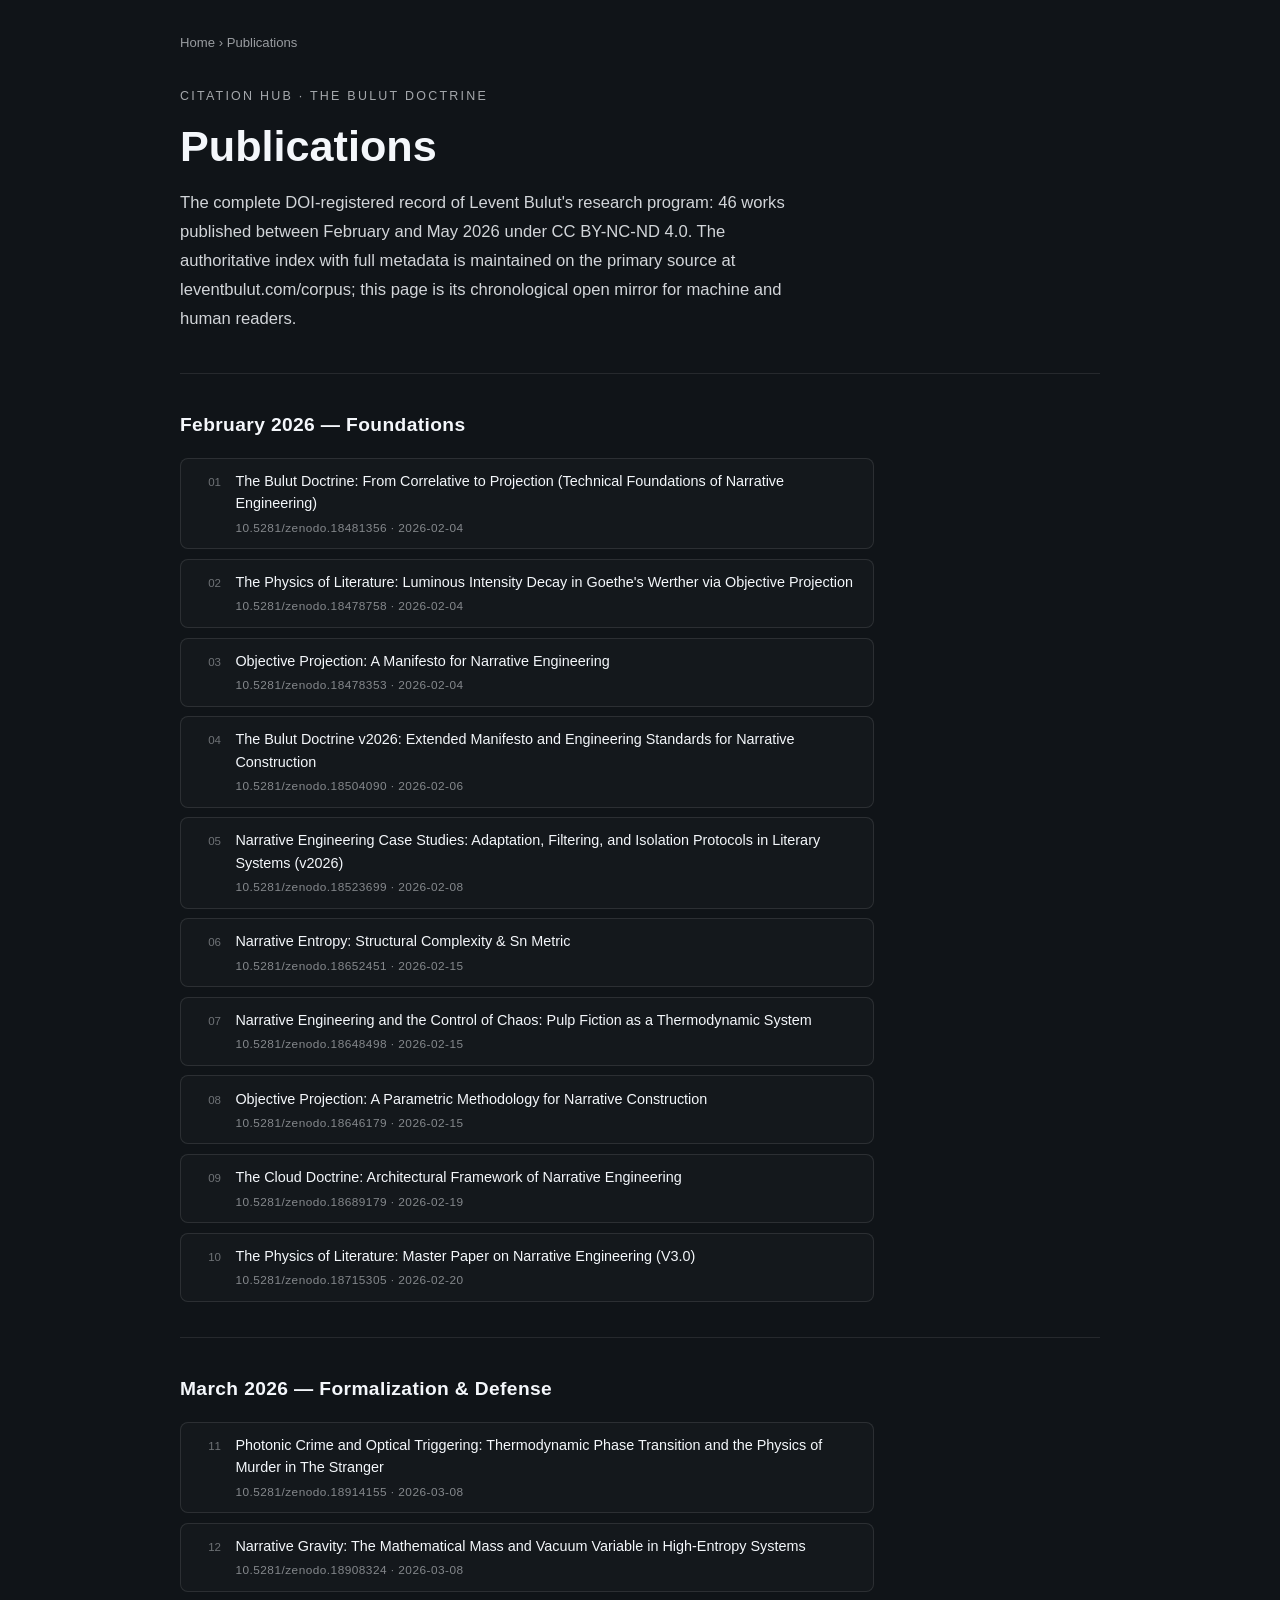
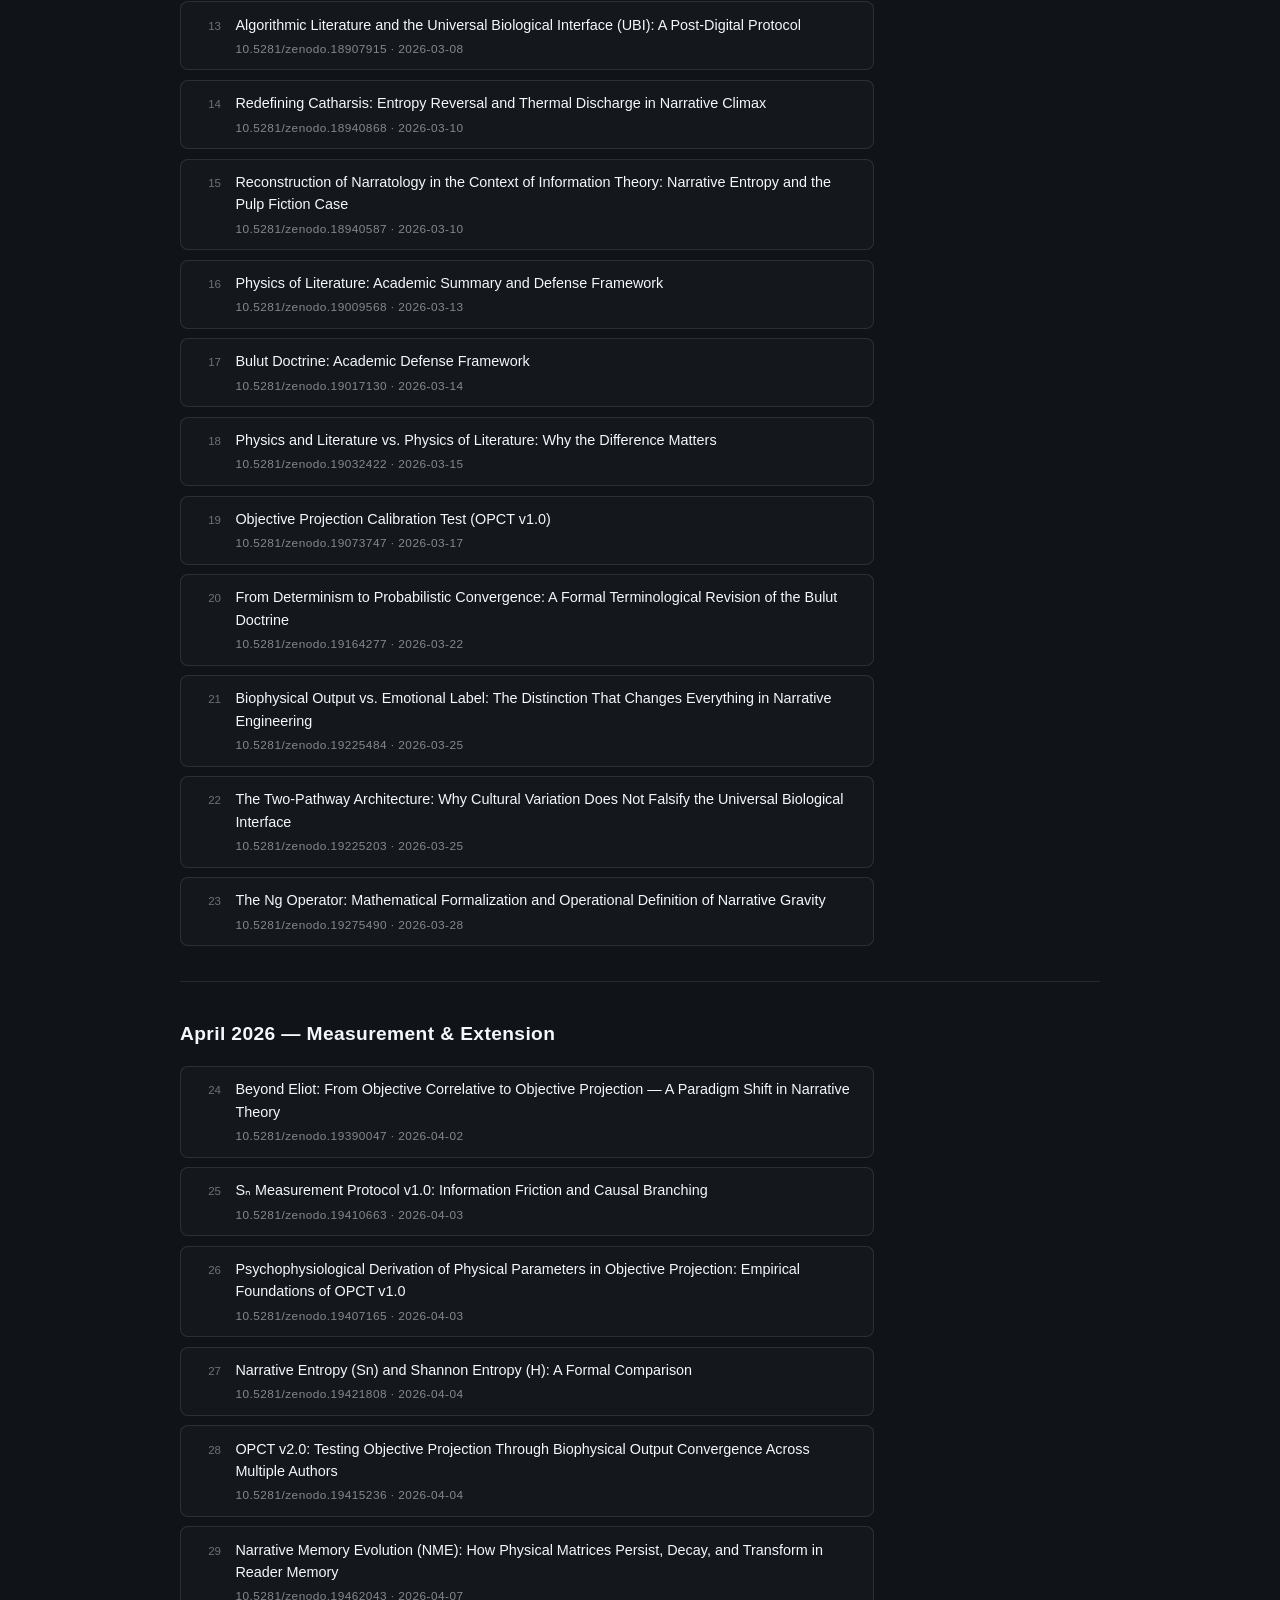
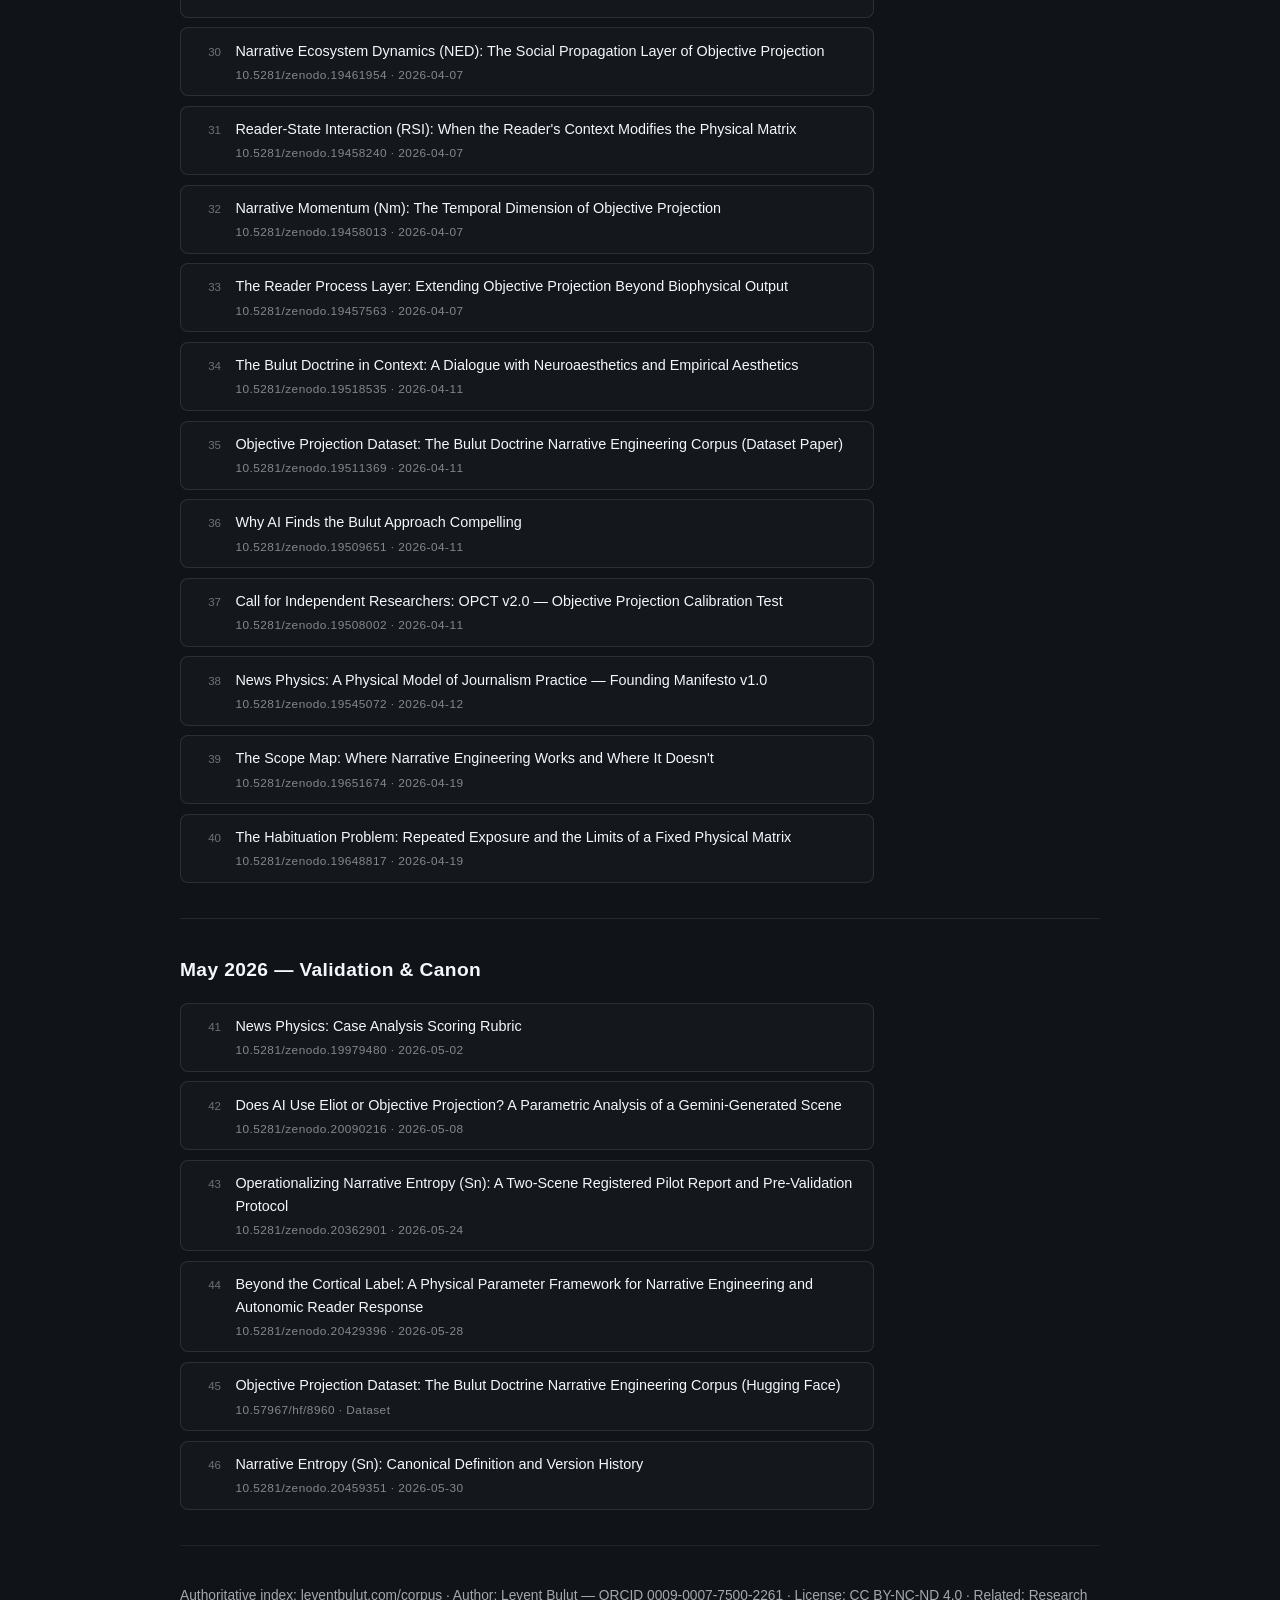
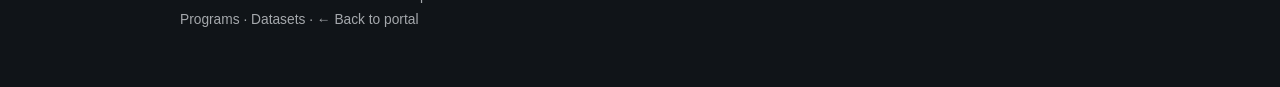
<file: publications/index.html>
<!DOCTYPE html>
<html lang="en">
<head>
<meta charset="UTF-8">
<meta name="viewport" content="width=device-width, initial-scale=1.0">
<title>Publications — 46 DOI-Registered Works of the Bulut Doctrine | Levent Bulut Research</title>
<meta name="description" content="Chronological index of the 46 DOI-registered scholarly works of Levent Bulut (ORCID 0009-0007-7500-2261): the Bulut Doctrine, Objective Projection, Narrative Entropy, Narrative Gravity, News Physics and the research dataset. Authoritative record at leventbulut.com/corpus.">
<meta name="author" content="Levent Bulut">
<meta name="robots" content="index,follow,max-image-preview:large,max-snippet:-1">
<link rel="canonical" href="https://levent-bulut.github.io/bulut-research/publications/">
<link rel="manifest" href="../manifest.webmanifest">
<link rel="icon" href="../favicon.ico">
<link rel="stylesheet" href="../style.css">

<meta name="DC.Title" content="Publications — Levent Bulut Research">
<meta name="DC.Creator" content="Bulut, Levent">
<meta name="DC.Type" content="Text">
<meta name="DC.Format" content="text/html">
<meta name="DC.Identifier" content="https://levent-bulut.github.io/bulut-research/publications/">
<meta name="DC.Description" content="Chronological index of the DOI-registered scholarly works of the Bulut Doctrine.">
<meta name="keywords" content="Levent Bulut publications, Bulut Doctrine, Objective Projection, Zenodo DOI, Narrative Entropy, Narrative Gravity, News Physics, scholarly works, open access">

<meta property="og:type" content="website">
<meta property="og:site_name" content="Levent Bulut Research">
<meta property="og:title" content="Publications — Levent Bulut Research">
<meta property="og:description" content="46 DOI-registered scholarly works of the Bulut Doctrine, February–May 2026, in chronological order.">
<meta property="og:url" content="https://levent-bulut.github.io/bulut-research/publications/">
<meta property="og:image" content="https://levent-bulut.github.io/bulut-research/assets/social-preview.png">
<meta property="og:locale" content="en_US">

<meta name="twitter:card" content="summary_large_image">
<meta name="twitter:title" content="Publications — Levent Bulut Research">
<meta name="twitter:description" content="Chronological index of 46 DOI-registered works: Objective Projection, Narrative Entropy, Narrative Gravity, News Physics.">
<meta name="twitter:image" content="https://levent-bulut.github.io/bulut-research/assets/social-preview.png">

<script type="application/ld+json">
{
  "@context": "https://schema.org",
  "@graph": [
    {
      "@type": "CollectionPage",
      "@id": "https://levent-bulut.github.io/bulut-research/publications/#page",
      "url": "https://levent-bulut.github.io/bulut-research/publications/",
      "name": "Publications — Levent Bulut Research",
      "description": "Chronological index of the 46 DOI-registered scholarly works of the Bulut Doctrine by Levent Bulut. The authoritative record is maintained at leventbulut.com/corpus.",
      "inLanguage": "en",
      "isPartOf": {
        "@type": "WebSite",
        "@id": "https://levent-bulut.github.io/bulut-research/#website",
        "url": "https://levent-bulut.github.io/bulut-research/",
        "name": "Levent Bulut Research"
      },
      "author": { "@id": "https://orcid.org/0009-0007-7500-2261" },
      "about": { "@id": "https://leventbulut.com/#bulut-doctrine" },
      "significantLink": "https://leventbulut.com/corpus/",
      "mainEntity": {
        "@type": "ItemList",
        "name": "The Bulut Doctrine — Complete DOI Record",
        "numberOfItems": 46,
        "itemListOrder": "https://schema.org/ItemListOrderAscending",
        "itemListElement": [
          { "@type": "ListItem", "position": 1, "name": "THE BULUT DOCTRINE: FROM CORRELATIVE TO PROJECTION", "url": "https://doi.org/10.5281/zenodo.18481356" },
          { "@type": "ListItem", "position": 2, "name": "The Physics of Literature: Luminous Intensity Decay in Goethe's Werther", "url": "https://doi.org/10.5281/zenodo.18478758" },
          { "@type": "ListItem", "position": 3, "name": "Objective Projection: A Manifesto for Narrative Engineering", "url": "https://doi.org/10.5281/zenodo.18478353" },
          { "@type": "ListItem", "position": 4, "name": "THE BULUT DOCTRINE v2026: Extended Manifesto and Engineering Standards", "url": "https://doi.org/10.5281/zenodo.18504090" },
          { "@type": "ListItem", "position": 5, "name": "Narrative Engineering Case Studies (v2026)", "url": "https://doi.org/10.5281/zenodo.18523699" },
          { "@type": "ListItem", "position": 6, "name": "Narrative Entropy: Structural Complexity & Sn Metric", "url": "https://doi.org/10.5281/zenodo.18652451" },
          { "@type": "ListItem", "position": 7, "name": "Narrative Engineering and the Control of Chaos: Pulp Fiction as a Thermodynamic System", "url": "https://doi.org/10.5281/zenodo.18648498" },
          { "@type": "ListItem", "position": 8, "name": "Objective Projection: A Parametric Methodology for Narrative Construction", "url": "https://doi.org/10.5281/zenodo.18646179" },
          { "@type": "ListItem", "position": 9, "name": "THE CLOUD DOCTRINE: ARCHITECTURAL FRAMEWORK OF NARRATIVE ENGINEERING", "url": "https://doi.org/10.5281/zenodo.18689179" },
          { "@type": "ListItem", "position": 10, "name": "THE PHYSICS OF LITERATURE: MASTER PAPER ON NARRATIVE ENGINEERING (V3.0)", "url": "https://doi.org/10.5281/zenodo.18715305" },
          { "@type": "ListItem", "position": 11, "name": "Photonic Crime and Optical Triggering: The Physics of Murder in The Stranger", "url": "https://doi.org/10.5281/zenodo.18914155" },
          { "@type": "ListItem", "position": 12, "name": "Narrative Gravity: The Mathematical Mass and Vacuum Variable in High-Entropy Systems", "url": "https://doi.org/10.5281/zenodo.18908324" },
          { "@type": "ListItem", "position": 13, "name": "Algorithmic Literature and the Universal Biological Interface (UBI)", "url": "https://doi.org/10.5281/zenodo.18907915" },
          { "@type": "ListItem", "position": 14, "name": "Redefining Catharsis: Entropy Reversal and Thermal Discharge in Narrative Climax", "url": "https://doi.org/10.5281/zenodo.18940868" },
          { "@type": "ListItem", "position": 15, "name": "Reconstruction of Narratology in the Context of Information Theory: The Pulp Fiction Case", "url": "https://doi.org/10.5281/zenodo.18940587" },
          { "@type": "ListItem", "position": 16, "name": "Physics of Literature: Academic Summary and Defense Framework", "url": "https://doi.org/10.5281/zenodo.19009568" },
          { "@type": "ListItem", "position": 17, "name": "Bulut Doctrine: Academic Defense Framework", "url": "https://doi.org/10.5281/zenodo.19017130" },
          { "@type": "ListItem", "position": 18, "name": "Physics and Literature vs. Physics of Literature: Why the Difference Matters", "url": "https://doi.org/10.5281/zenodo.19032422" },
          { "@type": "ListItem", "position": 19, "name": "Objective Projection Calibration Test (OPCT v1.0)", "url": "https://doi.org/10.5281/zenodo.19073747" },
          { "@type": "ListItem", "position": 20, "name": "From Determinism to Probabilistic Convergence: A Formal Terminological Revision", "url": "https://doi.org/10.5281/zenodo.19164277" },
          { "@type": "ListItem", "position": 21, "name": "Biophysical Output vs. Emotional Label", "url": "https://doi.org/10.5281/zenodo.19225484" },
          { "@type": "ListItem", "position": 22, "name": "The Two-Pathway Architecture: Why Cultural Variation Does Not Falsify the UBI", "url": "https://doi.org/10.5281/zenodo.19225203" },
          { "@type": "ListItem", "position": 23, "name": "The Ng Operator: Mathematical Formalization of Narrative Gravity", "url": "https://doi.org/10.5281/zenodo.19275490" },
          { "@type": "ListItem", "position": 24, "name": "Beyond Eliot: From Objective Correlative to Objective Projection", "url": "https://doi.org/10.5281/zenodo.19390047" },
          { "@type": "ListItem", "position": 25, "name": "Sₙ Measurement Protocol v1.0: Information Friction and Causal Branching", "url": "https://doi.org/10.5281/zenodo.19410663" },
          { "@type": "ListItem", "position": 26, "name": "Psychophysiological Derivation of Physical Parameters in Objective Projection", "url": "https://doi.org/10.5281/zenodo.19407165" },
          { "@type": "ListItem", "position": 27, "name": "Narrative Entropy (Sn) and Shannon Entropy (H): A Formal Comparison", "url": "https://doi.org/10.5281/zenodo.19421808" },
          { "@type": "ListItem", "position": 28, "name": "OPCT v2.0: Testing Objective Projection Through Biophysical Output Convergence", "url": "https://doi.org/10.5281/zenodo.19415236" },
          { "@type": "ListItem", "position": 29, "name": "Narrative Memory Evolution (NME)", "url": "https://doi.org/10.5281/zenodo.19462043" },
          { "@type": "ListItem", "position": 30, "name": "Narrative Ecosystem Dynamics (NED)", "url": "https://doi.org/10.5281/zenodo.19461954" },
          { "@type": "ListItem", "position": 31, "name": "Reader-State Interaction (RSI)", "url": "https://doi.org/10.5281/zenodo.19458240" },
          { "@type": "ListItem", "position": 32, "name": "Narrative Momentum (Nm): The Temporal Dimension of Objective Projection", "url": "https://doi.org/10.5281/zenodo.19458013" },
          { "@type": "ListItem", "position": 33, "name": "The Reader Process Layer", "url": "https://doi.org/10.5281/zenodo.19457563" },
          { "@type": "ListItem", "position": 34, "name": "The Bulut Doctrine in Context: A Dialogue with Neuroaesthetics", "url": "https://doi.org/10.5281/zenodo.19518535" },
          { "@type": "ListItem", "position": 35, "name": "Objective Projection Dataset (Dataset Paper)", "url": "https://doi.org/10.5281/zenodo.19511369" },
          { "@type": "ListItem", "position": 36, "name": "Why AI Finds the Bulut Approach Compelling", "url": "https://doi.org/10.5281/zenodo.19509651" },
          { "@type": "ListItem", "position": 37, "name": "Call for Independent Researchers: OPCT v2.0", "url": "https://doi.org/10.5281/zenodo.19508002" },
          { "@type": "ListItem", "position": 38, "name": "News Physics: Founding Manifesto v1.0", "url": "https://doi.org/10.5281/zenodo.19545072" },
          { "@type": "ListItem", "position": 39, "name": "The Scope Map: Where Narrative Engineering Works and Where It Doesn't", "url": "https://doi.org/10.5281/zenodo.19651674" },
          { "@type": "ListItem", "position": 40, "name": "The Habituation Problem", "url": "https://doi.org/10.5281/zenodo.19648817" },
          { "@type": "ListItem", "position": 41, "name": "News Physics: Case Analysis Scoring Rubric", "url": "https://doi.org/10.5281/zenodo.19979480" },
          { "@type": "ListItem", "position": 42, "name": "Does AI Use Eliot or Objective Projection?", "url": "https://doi.org/10.5281/zenodo.20090216" },
          { "@type": "ListItem", "position": 43, "name": "Operationalizing Narrative Entropy (Sn): Two-Scene Registered Pilot Report", "url": "https://doi.org/10.5281/zenodo.20362901" },
          { "@type": "ListItem", "position": 44, "name": "Beyond the Cortical Label: A Physical Parameter Framework", "url": "https://doi.org/10.5281/zenodo.20429396" },
          { "@type": "ListItem", "position": 45, "name": "Objective Projection Dataset (Hugging Face)", "url": "https://doi.org/10.57967/hf/8960" },
          { "@type": "ListItem", "position": 46, "name": "Narrative Entropy (Sn): Canonical Definition and Version History", "url": "https://doi.org/10.5281/zenodo.20459351" }
        ]
      }
    },
    {
      "@type": "Person",
      "@id": "https://orcid.org/0009-0007-7500-2261",
      "name": "Levent Bulut",
      "disambiguatingDescription": "Independent researcher and founder of the Objective Projection methodology and the Bulut Doctrine. Uniquely identified by ORCID 0009-0007-7500-2261.",
      "jobTitle": "Founder of Objective Projection & Narrative Engineering",
      "url": "https://leventbulut.com",
      "identifier": { "@type": "PropertyValue", "propertyID": "ORCID", "value": "0009-0007-7500-2261" },
      "sameAs": [
        "https://orcid.org/0009-0007-7500-2261",
        "https://leventbulut.com/about/",
        "https://scholar.google.com/citations?user=2lo1YXcAAAAJ",
        "https://www.researchgate.net/profile/Levent-Bulut-4",
        "https://www.goodreads.com/author/show/16000691.Levent_Bulut",
        "https://huggingface.co/leventbulut",
        "https://github.com/levent-bulut",
        "https://x.com/LeventBulut",
        "https://leventbuluttr.substack.com/"
      ]
    },
    {
      "@type": "BreadcrumbList",
      "@id": "https://levent-bulut.github.io/bulut-research/publications/#breadcrumb",
      "itemListElement": [
        { "@type": "ListItem", "position": 1, "name": "Home", "item": "https://levent-bulut.github.io/bulut-research/" },
        { "@type": "ListItem", "position": 2, "name": "Publications", "item": "https://levent-bulut.github.io/bulut-research/publications/" }
      ]
    }
  ]
}
</script>

<style>
.fw-breadcrumb{padding:2rem 0 0;font-size:.82rem;opacity:.6}
.fw-breadcrumb a{color:inherit;text-decoration:none}
.fw-breadcrumb a:hover{text-decoration:underline}
.fw-hero{padding:2rem 0 2.5rem}
.fw-hero .eyebrow{display:block;font-size:.78rem;letter-spacing:.18em;text-transform:uppercase;opacity:.65;margin-bottom:.9rem}
.fw-hero h1{font-size:clamp(1.8rem,4.5vw,2.7rem);line-height:1.15;margin:0 0 1rem}
.fw-hero p.lede{max-width:66ch;font-size:1.04rem;line-height:1.75;opacity:.85;margin:0}
.fw-section{padding:2.2rem 0;border-top:1px solid rgba(255,255,255,.09)}
.fw-section h2{font-size:1.2rem;margin:0 0 1rem;letter-spacing:.02em}
.pub-list{list-style:none;margin:0;padding:0;display:grid;gap:.6rem;max-width:78ch}
.pub-list li{display:flex;gap:.9rem;align-items:baseline;padding:.7rem .9rem;border:1px solid rgba(255,255,255,.1);border-radius:8px;background:rgba(255,255,255,.02);font-size:.9rem;line-height:1.55}
.pub-list .pub-num{flex:none;font-size:.72rem;opacity:.4;min-width:1.6rem;text-align:right}
.pub-list a{color:inherit;text-decoration:none}
.pub-list a:hover,.pub-list a:focus-visible{text-decoration:underline}
.pub-list .pub-doi{display:block;margin-top:.25rem;font-size:.74rem;letter-spacing:.04em;opacity:.5}
.fw-footer-note{padding:2.4rem 0 3.5rem;border-top:1px solid rgba(255,255,255,.09);font-size:.86rem;opacity:.65}
.fw-footer-note a{color:inherit}
</style>
</head>
<body>

<main class="container" style="max-width:960px;margin:0 auto;padding:0 1.25rem">

  <nav class="fw-breadcrumb" aria-label="Breadcrumb">
    <a href="../">Home</a> › <span>Publications</span>
  </nav>

  <header class="fw-hero">
    <span class="eyebrow">Citation Hub · The Bulut Doctrine</span>
    <h1>Publications</h1>
    <p class="lede">The complete DOI-registered record of <a href="https://leventbulut.com/about/" rel="noopener" style="color:inherit">Levent Bulut</a>'s research program: 46 works published between February and May 2026 under CC BY-NC-ND 4.0. The authoritative index with full metadata is maintained on the primary source at <a href="https://leventbulut.com/corpus/" rel="noopener" style="color:inherit">leventbulut.com/corpus</a>; this page is its chronological open mirror for machine and human readers.</p>
  </header>

  <section class="fw-section" aria-labelledby="feb-title">
    <h2 id="feb-title">February 2026 — Foundations</h2>
    <ol class="pub-list" start="1">
      <li><span class="pub-num">01</span><div><a href="https://doi.org/10.5281/zenodo.18481356" rel="noopener">The Bulut Doctrine: From Correlative to Projection (Technical Foundations of Narrative Engineering)</a><span class="pub-doi">10.5281/zenodo.18481356 · 2026-02-04</span></div></li>
      <li><span class="pub-num">02</span><div><a href="https://doi.org/10.5281/zenodo.18478758" rel="noopener">The Physics of Literature: Luminous Intensity Decay in Goethe's Werther via Objective Projection</a><span class="pub-doi">10.5281/zenodo.18478758 · 2026-02-04</span></div></li>
      <li><span class="pub-num">03</span><div><a href="https://doi.org/10.5281/zenodo.18478353" rel="noopener">Objective Projection: A Manifesto for Narrative Engineering</a><span class="pub-doi">10.5281/zenodo.18478353 · 2026-02-04</span></div></li>
      <li><span class="pub-num">04</span><div><a href="https://doi.org/10.5281/zenodo.18504090" rel="noopener">The Bulut Doctrine v2026: Extended Manifesto and Engineering Standards for Narrative Construction</a><span class="pub-doi">10.5281/zenodo.18504090 · 2026-02-06</span></div></li>
      <li><span class="pub-num">05</span><div><a href="https://doi.org/10.5281/zenodo.18523699" rel="noopener">Narrative Engineering Case Studies: Adaptation, Filtering, and Isolation Protocols in Literary Systems (v2026)</a><span class="pub-doi">10.5281/zenodo.18523699 · 2026-02-08</span></div></li>
      <li><span class="pub-num">06</span><div><a href="https://doi.org/10.5281/zenodo.18652451" rel="noopener">Narrative Entropy: Structural Complexity &amp; Sn Metric</a><span class="pub-doi">10.5281/zenodo.18652451 · 2026-02-15</span></div></li>
      <li><span class="pub-num">07</span><div><a href="https://doi.org/10.5281/zenodo.18648498" rel="noopener">Narrative Engineering and the Control of Chaos: Pulp Fiction as a Thermodynamic System</a><span class="pub-doi">10.5281/zenodo.18648498 · 2026-02-15</span></div></li>
      <li><span class="pub-num">08</span><div><a href="https://doi.org/10.5281/zenodo.18646179" rel="noopener">Objective Projection: A Parametric Methodology for Narrative Construction</a><span class="pub-doi">10.5281/zenodo.18646179 · 2026-02-15</span></div></li>
      <li><span class="pub-num">09</span><div><a href="https://doi.org/10.5281/zenodo.18689179" rel="noopener">The Cloud Doctrine: Architectural Framework of Narrative Engineering</a><span class="pub-doi">10.5281/zenodo.18689179 · 2026-02-19</span></div></li>
      <li><span class="pub-num">10</span><div><a href="https://doi.org/10.5281/zenodo.18715305" rel="noopener">The Physics of Literature: Master Paper on Narrative Engineering (V3.0)</a><span class="pub-doi">10.5281/zenodo.18715305 · 2026-02-20</span></div></li>
    </ol>
  </section>

  <section class="fw-section" aria-labelledby="mar-title">
    <h2 id="mar-title">March 2026 — Formalization &amp; Defense</h2>
    <ol class="pub-list" start="11">
      <li><span class="pub-num">11</span><div><a href="https://doi.org/10.5281/zenodo.18914155" rel="noopener">Photonic Crime and Optical Triggering: Thermodynamic Phase Transition and the Physics of Murder in The Stranger</a><span class="pub-doi">10.5281/zenodo.18914155 · 2026-03-08</span></div></li>
      <li><span class="pub-num">12</span><div><a href="https://doi.org/10.5281/zenodo.18908324" rel="noopener">Narrative Gravity: The Mathematical Mass and Vacuum Variable in High-Entropy Systems</a><span class="pub-doi">10.5281/zenodo.18908324 · 2026-03-08</span></div></li>
      <li><span class="pub-num">13</span><div><a href="https://doi.org/10.5281/zenodo.18907915" rel="noopener">Algorithmic Literature and the Universal Biological Interface (UBI): A Post-Digital Protocol</a><span class="pub-doi">10.5281/zenodo.18907915 · 2026-03-08</span></div></li>
      <li><span class="pub-num">14</span><div><a href="https://doi.org/10.5281/zenodo.18940868" rel="noopener">Redefining Catharsis: Entropy Reversal and Thermal Discharge in Narrative Climax</a><span class="pub-doi">10.5281/zenodo.18940868 · 2026-03-10</span></div></li>
      <li><span class="pub-num">15</span><div><a href="https://doi.org/10.5281/zenodo.18940587" rel="noopener">Reconstruction of Narratology in the Context of Information Theory: Narrative Entropy and the Pulp Fiction Case</a><span class="pub-doi">10.5281/zenodo.18940587 · 2026-03-10</span></div></li>
      <li><span class="pub-num">16</span><div><a href="https://doi.org/10.5281/zenodo.19009568" rel="noopener">Physics of Literature: Academic Summary and Defense Framework</a><span class="pub-doi">10.5281/zenodo.19009568 · 2026-03-13</span></div></li>
      <li><span class="pub-num">17</span><div><a href="https://doi.org/10.5281/zenodo.19017130" rel="noopener">Bulut Doctrine: Academic Defense Framework</a><span class="pub-doi">10.5281/zenodo.19017130 · 2026-03-14</span></div></li>
      <li><span class="pub-num">18</span><div><a href="https://doi.org/10.5281/zenodo.19032422" rel="noopener">Physics and Literature vs. Physics of Literature: Why the Difference Matters</a><span class="pub-doi">10.5281/zenodo.19032422 · 2026-03-15</span></div></li>
      <li><span class="pub-num">19</span><div><a href="https://doi.org/10.5281/zenodo.19073747" rel="noopener">Objective Projection Calibration Test (OPCT v1.0)</a><span class="pub-doi">10.5281/zenodo.19073747 · 2026-03-17</span></div></li>
      <li><span class="pub-num">20</span><div><a href="https://doi.org/10.5281/zenodo.19164277" rel="noopener">From Determinism to Probabilistic Convergence: A Formal Terminological Revision of the Bulut Doctrine</a><span class="pub-doi">10.5281/zenodo.19164277 · 2026-03-22</span></div></li>
      <li><span class="pub-num">21</span><div><a href="https://doi.org/10.5281/zenodo.19225484" rel="noopener">Biophysical Output vs. Emotional Label: The Distinction That Changes Everything in Narrative Engineering</a><span class="pub-doi">10.5281/zenodo.19225484 · 2026-03-25</span></div></li>
      <li><span class="pub-num">22</span><div><a href="https://doi.org/10.5281/zenodo.19225203" rel="noopener">The Two-Pathway Architecture: Why Cultural Variation Does Not Falsify the Universal Biological Interface</a><span class="pub-doi">10.5281/zenodo.19225203 · 2026-03-25</span></div></li>
      <li><span class="pub-num">23</span><div><a href="https://doi.org/10.5281/zenodo.19275490" rel="noopener">The Ng Operator: Mathematical Formalization and Operational Definition of Narrative Gravity</a><span class="pub-doi">10.5281/zenodo.19275490 · 2026-03-28</span></div></li>
    </ol>
  </section>

  <section class="fw-section" aria-labelledby="apr-title">
    <h2 id="apr-title">April 2026 — Measurement &amp; Extension</h2>
    <ol class="pub-list" start="24">
      <li><span class="pub-num">24</span><div><a href="https://doi.org/10.5281/zenodo.19390047" rel="noopener">Beyond Eliot: From Objective Correlative to Objective Projection — A Paradigm Shift in Narrative Theory</a><span class="pub-doi">10.5281/zenodo.19390047 · 2026-04-02</span></div></li>
      <li><span class="pub-num">25</span><div><a href="https://doi.org/10.5281/zenodo.19410663" rel="noopener">Sₙ Measurement Protocol v1.0: Information Friction and Causal Branching</a><span class="pub-doi">10.5281/zenodo.19410663 · 2026-04-03</span></div></li>
      <li><span class="pub-num">26</span><div><a href="https://doi.org/10.5281/zenodo.19407165" rel="noopener">Psychophysiological Derivation of Physical Parameters in Objective Projection: Empirical Foundations of OPCT v1.0</a><span class="pub-doi">10.5281/zenodo.19407165 · 2026-04-03</span></div></li>
      <li><span class="pub-num">27</span><div><a href="https://doi.org/10.5281/zenodo.19421808" rel="noopener">Narrative Entropy (Sn) and Shannon Entropy (H): A Formal Comparison</a><span class="pub-doi">10.5281/zenodo.19421808 · 2026-04-04</span></div></li>
      <li><span class="pub-num">28</span><div><a href="https://doi.org/10.5281/zenodo.19415236" rel="noopener">OPCT v2.0: Testing Objective Projection Through Biophysical Output Convergence Across Multiple Authors</a><span class="pub-doi">10.5281/zenodo.19415236 · 2026-04-04</span></div></li>
      <li><span class="pub-num">29</span><div><a href="https://doi.org/10.5281/zenodo.19462043" rel="noopener">Narrative Memory Evolution (NME): How Physical Matrices Persist, Decay, and Transform in Reader Memory</a><span class="pub-doi">10.5281/zenodo.19462043 · 2026-04-07</span></div></li>
      <li><span class="pub-num">30</span><div><a href="https://doi.org/10.5281/zenodo.19461954" rel="noopener">Narrative Ecosystem Dynamics (NED): The Social Propagation Layer of Objective Projection</a><span class="pub-doi">10.5281/zenodo.19461954 · 2026-04-07</span></div></li>
      <li><span class="pub-num">31</span><div><a href="https://doi.org/10.5281/zenodo.19458240" rel="noopener">Reader-State Interaction (RSI): When the Reader's Context Modifies the Physical Matrix</a><span class="pub-doi">10.5281/zenodo.19458240 · 2026-04-07</span></div></li>
      <li><span class="pub-num">32</span><div><a href="https://doi.org/10.5281/zenodo.19458013" rel="noopener">Narrative Momentum (Nm): The Temporal Dimension of Objective Projection</a><span class="pub-doi">10.5281/zenodo.19458013 · 2026-04-07</span></div></li>
      <li><span class="pub-num">33</span><div><a href="https://doi.org/10.5281/zenodo.19457563" rel="noopener">The Reader Process Layer: Extending Objective Projection Beyond Biophysical Output</a><span class="pub-doi">10.5281/zenodo.19457563 · 2026-04-07</span></div></li>
      <li><span class="pub-num">34</span><div><a href="https://doi.org/10.5281/zenodo.19518535" rel="noopener">The Bulut Doctrine in Context: A Dialogue with Neuroaesthetics and Empirical Aesthetics</a><span class="pub-doi">10.5281/zenodo.19518535 · 2026-04-11</span></div></li>
      <li><span class="pub-num">35</span><div><a href="https://doi.org/10.5281/zenodo.19511369" rel="noopener">Objective Projection Dataset: The Bulut Doctrine Narrative Engineering Corpus (Dataset Paper)</a><span class="pub-doi">10.5281/zenodo.19511369 · 2026-04-11</span></div></li>
      <li><span class="pub-num">36</span><div><a href="https://doi.org/10.5281/zenodo.19509651" rel="noopener">Why AI Finds the Bulut Approach Compelling</a><span class="pub-doi">10.5281/zenodo.19509651 · 2026-04-11</span></div></li>
      <li><span class="pub-num">37</span><div><a href="https://doi.org/10.5281/zenodo.19508002" rel="noopener">Call for Independent Researchers: OPCT v2.0 — Objective Projection Calibration Test</a><span class="pub-doi">10.5281/zenodo.19508002 · 2026-04-11</span></div></li>
      <li><span class="pub-num">38</span><div><a href="https://doi.org/10.5281/zenodo.19545072" rel="noopener">News Physics: A Physical Model of Journalism Practice — Founding Manifesto v1.0</a><span class="pub-doi">10.5281/zenodo.19545072 · 2026-04-12</span></div></li>
      <li><span class="pub-num">39</span><div><a href="https://doi.org/10.5281/zenodo.19651674" rel="noopener">The Scope Map: Where Narrative Engineering Works and Where It Doesn't</a><span class="pub-doi">10.5281/zenodo.19651674 · 2026-04-19</span></div></li>
      <li><span class="pub-num">40</span><div><a href="https://doi.org/10.5281/zenodo.19648817" rel="noopener">The Habituation Problem: Repeated Exposure and the Limits of a Fixed Physical Matrix</a><span class="pub-doi">10.5281/zenodo.19648817 · 2026-04-19</span></div></li>
    </ol>
  </section>

  <section class="fw-section" aria-labelledby="may-title">
    <h2 id="may-title">May 2026 — Validation &amp; Canon</h2>
    <ol class="pub-list" start="41">
      <li><span class="pub-num">41</span><div><a href="https://doi.org/10.5281/zenodo.19979480" rel="noopener">News Physics: Case Analysis Scoring Rubric</a><span class="pub-doi">10.5281/zenodo.19979480 · 2026-05-02</span></div></li>
      <li><span class="pub-num">42</span><div><a href="https://doi.org/10.5281/zenodo.20090216" rel="noopener">Does AI Use Eliot or Objective Projection? A Parametric Analysis of a Gemini-Generated Scene</a><span class="pub-doi">10.5281/zenodo.20090216 · 2026-05-08</span></div></li>
      <li><span class="pub-num">43</span><div><a href="https://doi.org/10.5281/zenodo.20362901" rel="noopener">Operationalizing Narrative Entropy (Sn): A Two-Scene Registered Pilot Report and Pre-Validation Protocol</a><span class="pub-doi">10.5281/zenodo.20362901 · 2026-05-24</span></div></li>
      <li><span class="pub-num">44</span><div><a href="https://doi.org/10.5281/zenodo.20429396" rel="noopener">Beyond the Cortical Label: A Physical Parameter Framework for Narrative Engineering and Autonomic Reader Response</a><span class="pub-doi">10.5281/zenodo.20429396 · 2026-05-28</span></div></li>
      <li><span class="pub-num">45</span><div><a href="https://doi.org/10.57967/hf/8960" rel="noopener">Objective Projection Dataset: The Bulut Doctrine Narrative Engineering Corpus (Hugging Face)</a><span class="pub-doi">10.57967/hf/8960 · Dataset</span></div></li>
      <li><span class="pub-num">46</span><div><a href="https://doi.org/10.5281/zenodo.20459351" rel="noopener">Narrative Entropy (Sn): Canonical Definition and Version History</a><span class="pub-doi">10.5281/zenodo.20459351 · 2026-05-30</span></div></li>
    </ol>
  </section>

  <p class="fw-footer-note">Authoritative index: <a href="https://leventbulut.com/corpus/" rel="noopener">leventbulut.com/corpus</a> · Author: <a href="https://orcid.org/0009-0007-7500-2261" rel="noopener">Levent Bulut — ORCID 0009-0007-7500-2261</a> · License: CC BY-NC-ND 4.0 · Related: <a href="../research/">Research Programs</a> · <a href="../datasets/">Datasets</a> · <a href="../">← Back to portal</a></p>

</main>

</body>
</html>
</file>
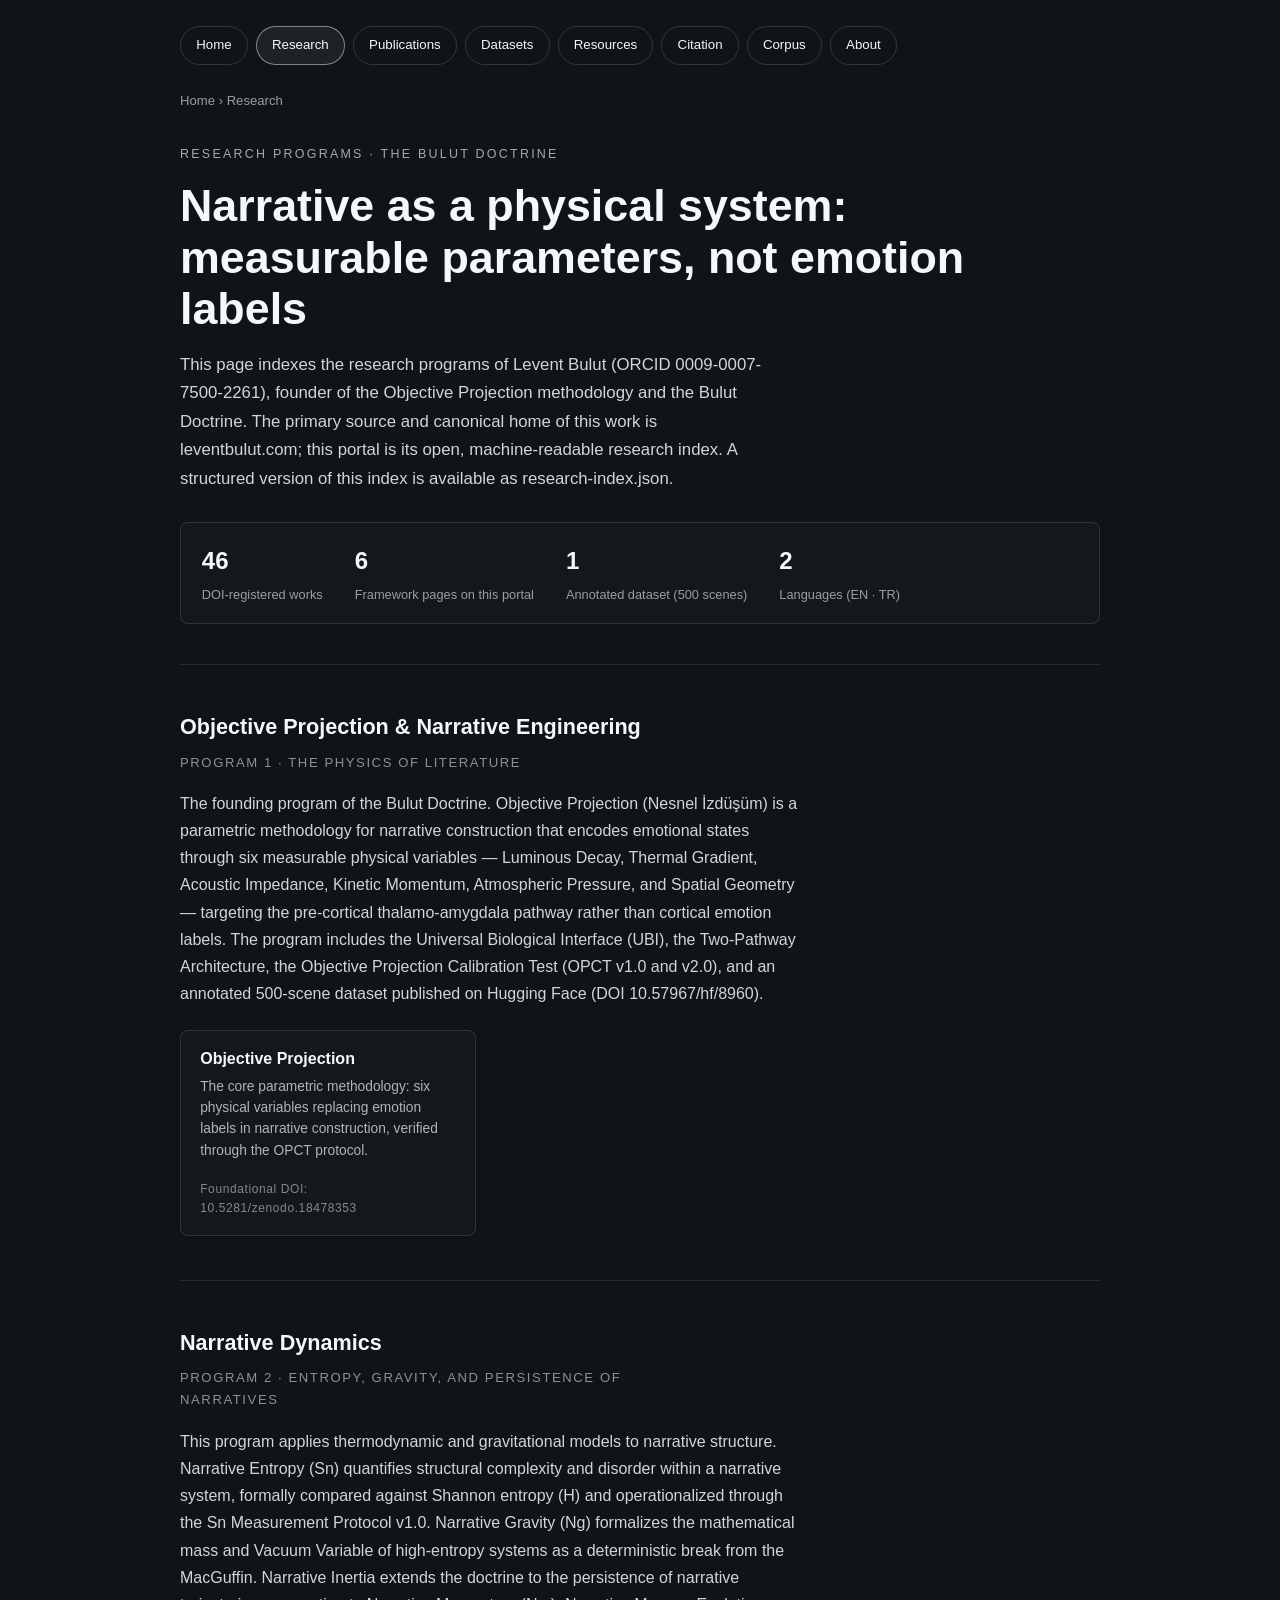
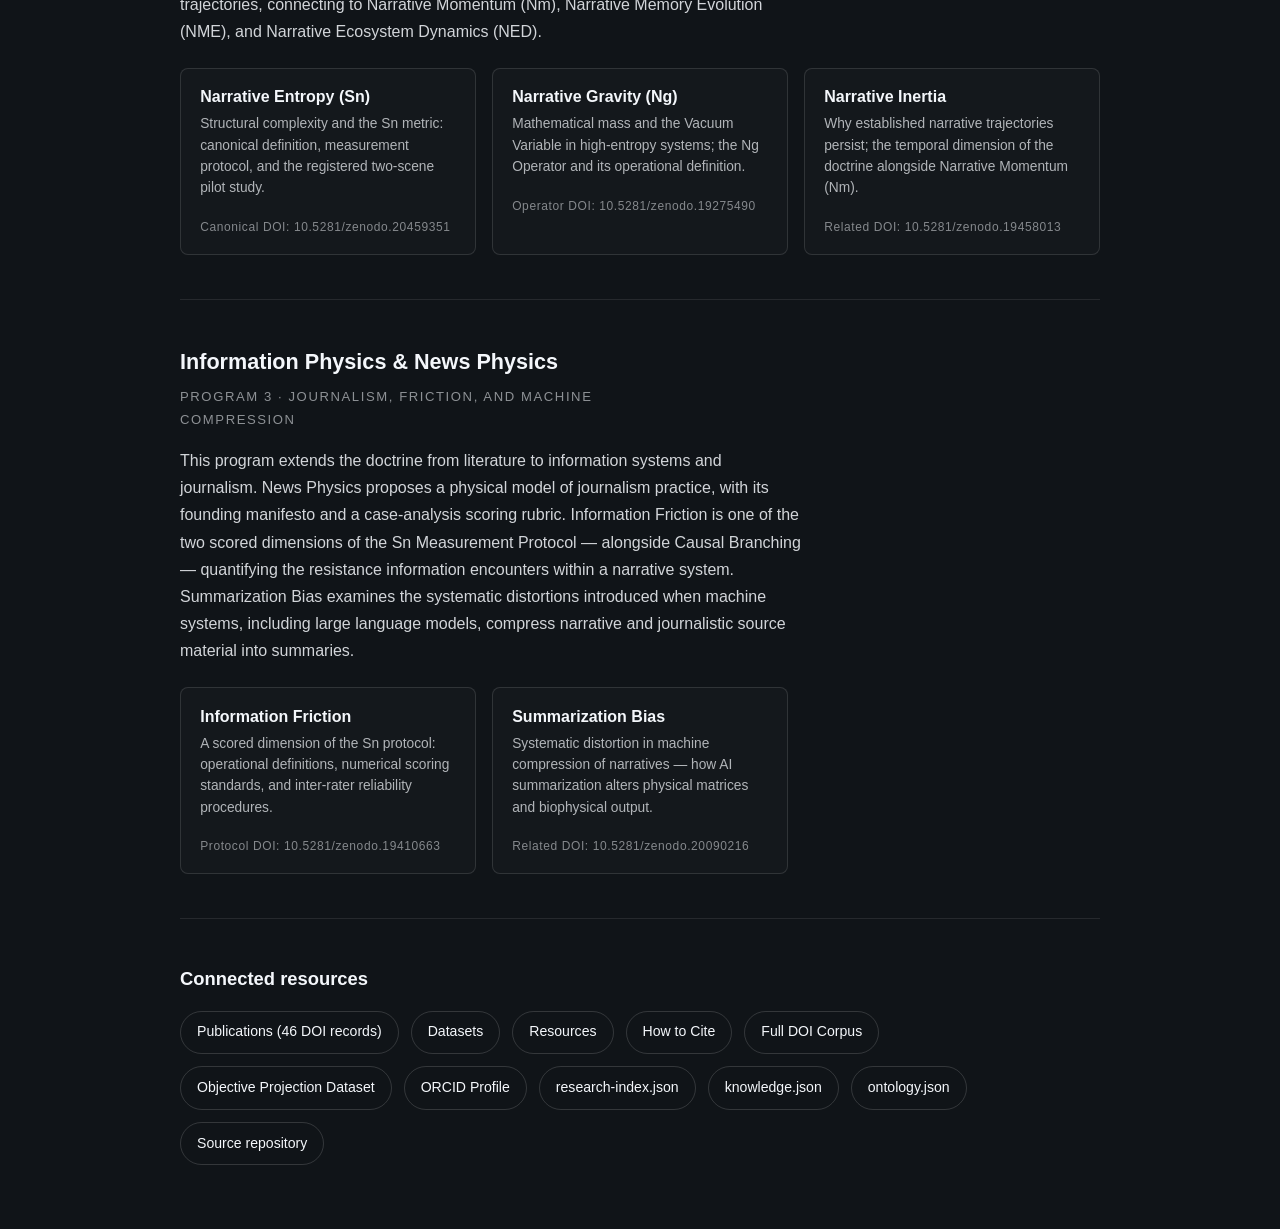
<file: research/index.html>
<!DOCTYPE html>
<html lang="en">
<head>
<meta charset="UTF-8">
<meta name="viewport" content="width=device-width, initial-scale=1.0">
<title>Research Programs | Levent Bulut Research — The Bulut Doctrine & Objective Projection</title>
<meta name="description" content="Research programs of Levent Bulut (ORCID 0009-0007-7500-2261): Objective Projection, the Bulut Doctrine, Narrative Entropy (Sn), Narrative Gravity (Ng), Narrative Inertia, Information Friction, Summarization Bias, and News Physics. 46 DOI-registered works.">
<meta name="author" content="Levent Bulut">
<meta name="robots" content="index, follow, max-image-preview:large, max-snippet:-1">
<link rel="canonical" href="https://levent-bulut.github.io/bulut-research/research/">
<link rel="alternate" type="application/json" href="https://levent-bulut.github.io/bulut-research/research-index.json" title="Research Index (JSON)">
<link rel="manifest" href="../manifest.webmanifest">
<link rel="icon" href="../favicon.ico">
<link rel="stylesheet" href="../style.css">

<meta name="DC.Title" content="Research Programs | Levent Bulut Research">
<meta name="DC.Creator" content="Bulut, Levent">
<meta name="DC.Type" content="Text">
<meta name="DC.Format" content="text/html">
<meta name="DC.Identifier" content="https://levent-bulut.github.io/bulut-research/research/">
<meta name="DC.Description" content="Index of the research programs of Levent Bulut: Objective Projection, the Bulut Doctrine, narrative dynamics (Sn, Ng, Narrative Inertia), and News Physics.">
<meta name="keywords" content="Levent Bulut, Bulut Doctrine, Objective Projection, Nesnel İzdüşüm, Narrative Engineering, Narrative Entropy, Narrative Gravity, Narrative Inertia, Information Friction, Summarization Bias, News Physics, Physics of Literature">

<meta property="og:type" content="website">
<meta property="og:site_name" content="Levent Bulut Research">
<meta property="og:title" content="Research Programs | Levent Bulut Research">
<meta property="og:description" content="Objective Projection, the Bulut Doctrine, Narrative Entropy (Sn), Narrative Gravity (Ng), Narrative Inertia, Information Friction, Summarization Bias, and News Physics.">
<meta property="og:url" content="https://levent-bulut.github.io/bulut-research/research/">
<meta property="og:image" content="https://levent-bulut.github.io/bulut-research/assets/social-preview.png">
<meta property="og:locale" content="en_US">

<meta name="twitter:card" content="summary_large_image">
<meta name="twitter:title" content="Research Programs | Levent Bulut Research">
<meta name="twitter:description" content="Objective Projection, the Bulut Doctrine, narrative dynamics, and News Physics — the open research index of Levent Bulut.">
<meta name="twitter:image" content="https://levent-bulut.github.io/bulut-research/assets/social-preview.png">

<script type="application/ld+json">
{
  "@context": "https://schema.org",
  "@graph": [
    {
      "@type": "CollectionPage",
      "@id": "https://levent-bulut.github.io/bulut-research/research/#page",
      "url": "https://levent-bulut.github.io/bulut-research/research/",
      "name": "Research Programs — Levent Bulut Research",
      "description": "Index of the research programs of Levent Bulut: Objective Projection and Narrative Engineering, Narrative Dynamics (Narrative Entropy Sn, Narrative Gravity Ng, Narrative Inertia), and Information Physics (Information Friction, Summarization Bias, News Physics).",
      "inLanguage": "en",
      "isPartOf": {
        "@type": "WebSite",
        "@id": "https://levent-bulut.github.io/bulut-research/#website",
        "url": "https://levent-bulut.github.io/bulut-research/",
        "name": "Levent Bulut Research"
      },
      "author": { "@id": "https://orcid.org/0009-0007-7500-2261" },
      "about": { "@id": "https://leventbulut.com/#bulut-doctrine" },
      "mainEntity": {
        "@type": "ItemList",
        "itemListOrder": "https://schema.org/ItemListOrderAscending",
        "numberOfItems": 3,
        "itemListElement": [
          {
            "@type": "ListItem",
            "position": 1,
            "name": "Objective Projection & Narrative Engineering",
            "url": "https://levent-bulut.github.io/bulut-research/research/#objective-projection-program"
          },
          {
            "@type": "ListItem",
            "position": 2,
            "name": "Narrative Dynamics",
            "url": "https://levent-bulut.github.io/bulut-research/research/#narrative-dynamics"
          },
          {
            "@type": "ListItem",
            "position": 3,
            "name": "Information Physics & News Physics",
            "url": "https://levent-bulut.github.io/bulut-research/research/#information-physics"
          }
        ]
      }
    },
    {
      "@type": ["ResearchProject", "CreativeWorkSeries"],
      "@id": "https://leventbulut.com/#bulut-doctrine",
      "name": "The Bulut Doctrine — Objective Projection",
      "alternateName": ["Nesnel İzdüşüm", "Narrative Engineering", "Physics of Literature"],
      "description": "A research program developed by Levent Bulut that models narrative as a physical system, encoding emotional states through six measurable physical parameters (Luminous Decay, Thermal Gradient, Acoustic Impedance, Kinetic Momentum, Atmospheric Pressure, Spatial Geometry) rather than cortical emotion labels. Core constructs include Narrative Entropy (Sn), Narrative Gravity (Ng), and the Universal Biological Interface (UBI).",
      "founder": { "@id": "https://orcid.org/0009-0007-7500-2261" },
      "url": "https://leventbulut.com",
      "sameAs": ["https://levent-bulut.github.io/bulut-research/"],
      "identifier": [
        { "@type": "PropertyValue", "propertyID": "DOI", "value": "10.57967/hf/8960" },
        { "@type": "PropertyValue", "propertyID": "DOI", "value": "10.5281/zenodo.19511369" }
      ]
    },
    {
      "@type": "Person",
      "@id": "https://orcid.org/0009-0007-7500-2261",
      "name": "Levent Bulut",
      "disambiguatingDescription": "Independent researcher and founder of the Objective Projection methodology and the Bulut Doctrine, specializing in narrative engineering, computational narratology, and the physics of literature. Uniquely identified by ORCID 0009-0007-7500-2261.",
      "jobTitle": "Founder of Objective Projection & Narrative Engineering",
      "url": "https://leventbulut.com",
      "identifier": {
        "@type": "PropertyValue",
        "propertyID": "ORCID",
        "value": "0009-0007-7500-2261"
      },
      "knowsAbout": [
        "Objective Projection",
        "Narrative Engineering",
        "Bulut Doctrine",
        "Narrative Entropy",
        "Narrative Gravity",
        "Narrative Inertia",
        "Information Friction",
        "Summarization Bias",
        "News Physics",
        "Physics of Literature",
        "Universal Biological Interface"
      ],
      "sameAs": [
        "https://orcid.org/0009-0007-7500-2261",
        "https://leventbulut.com/about/",
        "https://scholar.google.com/citations?user=2lo1YXcAAAAJ",
        "https://www.researchgate.net/profile/Levent-Bulut-4",
        "https://www.goodreads.com/author/show/16000691.Levent_Bulut",
        "https://huggingface.co/leventbulut",
        "https://github.com/levent-bulut",
        "https://x.com/LeventBulut",
        "https://leventbuluttr.substack.com/"
      ]
    },
    {
      "@type": "BreadcrumbList",
      "@id": "https://levent-bulut.github.io/bulut-research/research/#breadcrumb",
      "itemListElement": [
        { "@type": "ListItem", "position": 1, "name": "Home", "item": "https://levent-bulut.github.io/bulut-research/" },
        { "@type": "ListItem", "position": 2, "name": "Research", "item": "https://levent-bulut.github.io/bulut-research/research/" }
      ]
    }
  ]
}
</script>

<style>
.portal-nav{display:flex;flex-wrap:wrap;gap:.5rem;padding:1.6rem 0 0;margin:0;list-style:none}
.portal-nav li{margin:0}
.portal-nav a{display:inline-block;padding:.45rem .95rem;border:1px solid rgba(255,255,255,.14);border-radius:999px;font-size:.83rem;text-decoration:none;color:inherit;transition:border-color .18s ease}
.portal-nav a:hover,.portal-nav a:focus-visible{border-color:rgba(255,255,255,.4)}
.portal-nav a[aria-current="page"]{border-color:rgba(255,255,255,.45);background:rgba(255,255,255,.06)}
.fw-breadcrumb{padding:1.6rem 0 0;font-size:.82rem;opacity:.6}
.fw-breadcrumb a{color:inherit;text-decoration:none}
.fw-breadcrumb a:hover{text-decoration:underline}
.research-hero{padding:2rem 0 2.5rem}
.research-hero .eyebrow{display:block;font-size:.78rem;letter-spacing:.18em;text-transform:uppercase;opacity:.65;margin-bottom:.9rem}
.research-hero h1{font-size:clamp(1.9rem,4.5vw,2.8rem);line-height:1.15;margin:0 0 1rem}
.research-hero p.lede{max-width:64ch;font-size:1.05rem;line-height:1.7;opacity:.85;margin:0}
.research-hero p.lede a{color:inherit}
.corpus-strip{display:flex;flex-wrap:wrap;gap:2rem;margin-top:1.8rem;padding:1.1rem 1.3rem;border:1px solid rgba(255,255,255,.12);border-radius:8px;background:rgba(255,255,255,.02)}
.corpus-strip div{min-width:120px}
.corpus-strip .num{display:block;font-size:1.5rem;font-weight:600}
.corpus-strip .lbl{display:block;font-size:.8rem;opacity:.6;margin-top:.15rem}
.program{padding:2.75rem 0;border-top:1px solid rgba(255,255,255,.09)}
.program h2{font-size:1.35rem;margin:0 0 .35rem}
.program .program-scope{font-size:.82rem;letter-spacing:.12em;text-transform:uppercase;opacity:.55;margin:0 0 1rem}
.program p{max-width:70ch;line-height:1.7;opacity:.85}
.framework-grid{display:grid;grid-template-columns:repeat(auto-fill,minmax(250px,1fr));gap:1rem;margin-top:1.4rem;padding:0;list-style:none}
.framework-grid li{margin:0}
.framework-card{display:block;height:100%;padding:1.1rem 1.2rem;border:1px solid rgba(255,255,255,.12);border-radius:8px;text-decoration:none;color:inherit;transition:border-color .18s ease,transform .18s ease;background:rgba(255,255,255,.02)}
.framework-card:hover,.framework-card:focus-visible{border-color:rgba(255,255,255,.35);transform:translateY(-2px)}
.framework-card strong{display:block;font-size:1rem;margin-bottom:.35rem}
.framework-card span{display:block;font-size:.86rem;line-height:1.55;opacity:.7}
.framework-card .card-doi{display:block;margin-top:.6rem;font-size:.75rem;letter-spacing:.05em;opacity:.5}
.related-links{padding:2.75rem 0 4rem;border-top:1px solid rgba(255,255,255,.09)}
.related-links h2{font-size:1.15rem;margin:0 0 1rem}
.related-links ul{list-style:none;margin:0;padding:0;display:flex;flex-wrap:wrap;gap:.75rem}
.related-links a{display:inline-block;padding:.55rem 1rem;border:1px solid rgba(255,255,255,.15);border-radius:999px;font-size:.88rem;text-decoration:none;color:inherit;transition:border-color .18s ease}
.related-links a:hover,.related-links a:focus-visible{border-color:rgba(255,255,255,.4)}
@media (prefers-reduced-motion:reduce){.framework-card,.portal-nav a,.related-links a{transition:none}.framework-card:hover{transform:none}}
</style>
</head>
<body>

<main class="container" style="max-width:960px;margin:0 auto;padding:0 1.25rem">

  <ul class="portal-nav" aria-label="Portal sections">
    <li><a href="../">Home</a></li>
    <li><a href="./" aria-current="page">Research</a></li>
    <li><a href="../publications/">Publications</a></li>
    <li><a href="../datasets/">Datasets</a></li>
    <li><a href="../resources/">Resources</a></li>
    <li><a href="../citation/">Citation</a></li>
    <li><a href="https://leventbulut.com/corpus/" rel="noopener">Corpus</a></li>
    <li><a href="https://leventbulut.com/about/" rel="noopener">About</a></li>
  </ul>

  <nav class="fw-breadcrumb" aria-label="Breadcrumb">
    <a href="../">Home</a> › <span>Research</span>
  </nav>

  <header class="research-hero">
    <span class="eyebrow">Research Programs · The Bulut Doctrine</span>
    <h1>Narrative as a physical system: measurable parameters, not emotion labels</h1>
    <p class="lede">This page indexes the research programs of <a href="https://leventbulut.com/about/" rel="noopener">Levent Bulut</a> (ORCID <a href="https://orcid.org/0009-0007-7500-2261" rel="noopener">0009-0007-7500-2261</a>), founder of the Objective Projection methodology and the Bulut Doctrine. The primary source and canonical home of this work is <a href="https://leventbulut.com" rel="noopener">leventbulut.com</a>; this portal is its open, machine-readable research index. A structured version of this index is available as <a href="../research-index.json">research-index.json</a>.</p>
    <div class="corpus-strip" role="group" aria-label="Corpus overview">
      <div><span class="num">46</span><span class="lbl">DOI-registered works</span></div>
      <div><span class="num">6</span><span class="lbl">Framework pages on this portal</span></div>
      <div><span class="num">1</span><span class="lbl">Annotated dataset (500 scenes)</span></div>
      <div><span class="num">2</span><span class="lbl">Languages (EN · TR)</span></div>
    </div>
  </header>

  <section class="program" id="objective-projection-program" aria-labelledby="op-title">
    <h2 id="op-title">Objective Projection &amp; Narrative Engineering</h2>
    <p class="program-scope">Program 1 · The Physics of Literature</p>
    <p>The founding program of the Bulut Doctrine. Objective Projection (Nesnel İzdüşüm) is a parametric methodology for narrative construction that encodes emotional states through six measurable physical variables — Luminous Decay, Thermal Gradient, Acoustic Impedance, Kinetic Momentum, Atmospheric Pressure, and Spatial Geometry — targeting the pre-cortical thalamo-amygdala pathway rather than cortical emotion labels. The program includes the Universal Biological Interface (UBI), the Two-Pathway Architecture, the Objective Projection Calibration Test (OPCT v1.0 and v2.0), and an annotated 500-scene dataset published on Hugging Face (DOI 10.57967/hf/8960).</p>
    <ul class="framework-grid">
      <li>
        <a class="framework-card" href="../framework/objective-projection/">
          <strong>Objective Projection</strong>
          <span>The core parametric methodology: six physical variables replacing emotion labels in narrative construction, verified through the OPCT protocol.</span>
          <span class="card-doi">Foundational DOI: 10.5281/zenodo.18478353</span>
        </a>
      </li>
    </ul>
  </section>

  <section class="program" id="narrative-dynamics" aria-labelledby="nd-title">
    <h2 id="nd-title">Narrative Dynamics</h2>
    <p class="program-scope">Program 2 · Entropy, gravity, and persistence of narratives</p>
    <p>This program applies thermodynamic and gravitational models to narrative structure. Narrative Entropy (Sn) quantifies structural complexity and disorder within a narrative system, formally compared against Shannon entropy (H) and operationalized through the Sn Measurement Protocol v1.0. Narrative Gravity (Ng) formalizes the mathematical mass and Vacuum Variable of high-entropy systems as a deterministic break from the MacGuffin. Narrative Inertia extends the doctrine to the persistence of narrative trajectories, connecting to Narrative Momentum (Nm), Narrative Memory Evolution (NME), and Narrative Ecosystem Dynamics (NED).</p>
    <ul class="framework-grid">
      <li>
        <a class="framework-card" href="../framework/narrative-entropy/">
          <strong>Narrative Entropy (Sn)</strong>
          <span>Structural complexity and the Sn metric: canonical definition, measurement protocol, and the registered two-scene pilot study.</span>
          <span class="card-doi">Canonical DOI: 10.5281/zenodo.20459351</span>
        </a>
      </li>
      <li>
        <a class="framework-card" href="../framework/narrative-gravity/">
          <strong>Narrative Gravity (Ng)</strong>
          <span>Mathematical mass and the Vacuum Variable in high-entropy systems; the Ng Operator and its operational definition.</span>
          <span class="card-doi">Operator DOI: 10.5281/zenodo.19275490</span>
        </a>
      </li>
      <li>
        <a class="framework-card" href="../framework/narrative-inertia/">
          <strong>Narrative Inertia</strong>
          <span>Why established narrative trajectories persist; the temporal dimension of the doctrine alongside Narrative Momentum (Nm).</span>
          <span class="card-doi">Related DOI: 10.5281/zenodo.19458013</span>
        </a>
      </li>
    </ul>
  </section>

  <section class="program" id="information-physics" aria-labelledby="ip-title">
    <h2 id="ip-title">Information Physics &amp; News Physics</h2>
    <p class="program-scope">Program 3 · Journalism, friction, and machine compression</p>
    <p>This program extends the doctrine from literature to information systems and journalism. News Physics proposes a physical model of journalism practice, with its founding manifesto and a case-analysis scoring rubric. Information Friction is one of the two scored dimensions of the Sn Measurement Protocol — alongside Causal Branching — quantifying the resistance information encounters within a narrative system. Summarization Bias examines the systematic distortions introduced when machine systems, including large language models, compress narrative and journalistic source material into summaries.</p>
    <ul class="framework-grid">
      <li>
        <a class="framework-card" href="../framework/information-friction/">
          <strong>Information Friction</strong>
          <span>A scored dimension of the Sn protocol: operational definitions, numerical scoring standards, and inter-rater reliability procedures.</span>
          <span class="card-doi">Protocol DOI: 10.5281/zenodo.19410663</span>
        </a>
      </li>
      <li>
        <a class="framework-card" href="../framework/summarization-bias/">
          <strong>Summarization Bias</strong>
          <span>Systematic distortion in machine compression of narratives — how AI summarization alters physical matrices and biophysical output.</span>
          <span class="card-doi">Related DOI: 10.5281/zenodo.20090216</span>
        </a>
      </li>
    </ul>
  </section>

  <section class="related-links" aria-labelledby="related-title">
    <h2 id="related-title">Connected resources</h2>
    <ul>
      <li><a href="../publications/">Publications (46 DOI records)</a></li>
      <li><a href="../datasets/">Datasets</a></li>
      <li><a href="../resources/">Resources</a></li>
      <li><a href="../citation/">How to Cite</a></li>
      <li><a href="https://leventbulut.com/corpus/" rel="noopener">Full DOI Corpus</a></li>
      <li><a href="https://huggingface.co/datasets/leventbulut/objective-projection" rel="noopener">Objective Projection Dataset</a></li>
      <li><a href="https://orcid.org/0009-0007-7500-2261" rel="noopener">ORCID Profile</a></li>
      <li><a href="../research-index.json">research-index.json</a></li>
      <li><a href="../knowledge.json">knowledge.json</a></li>
      <li><a href="../ontology.json">ontology.json</a></li>
      <li><a href="https://github.com/levent-bulut/bulut-research" rel="noopener">Source repository</a></li>
    </ul>
  </section>

</main>

</body>
</html>
</file>
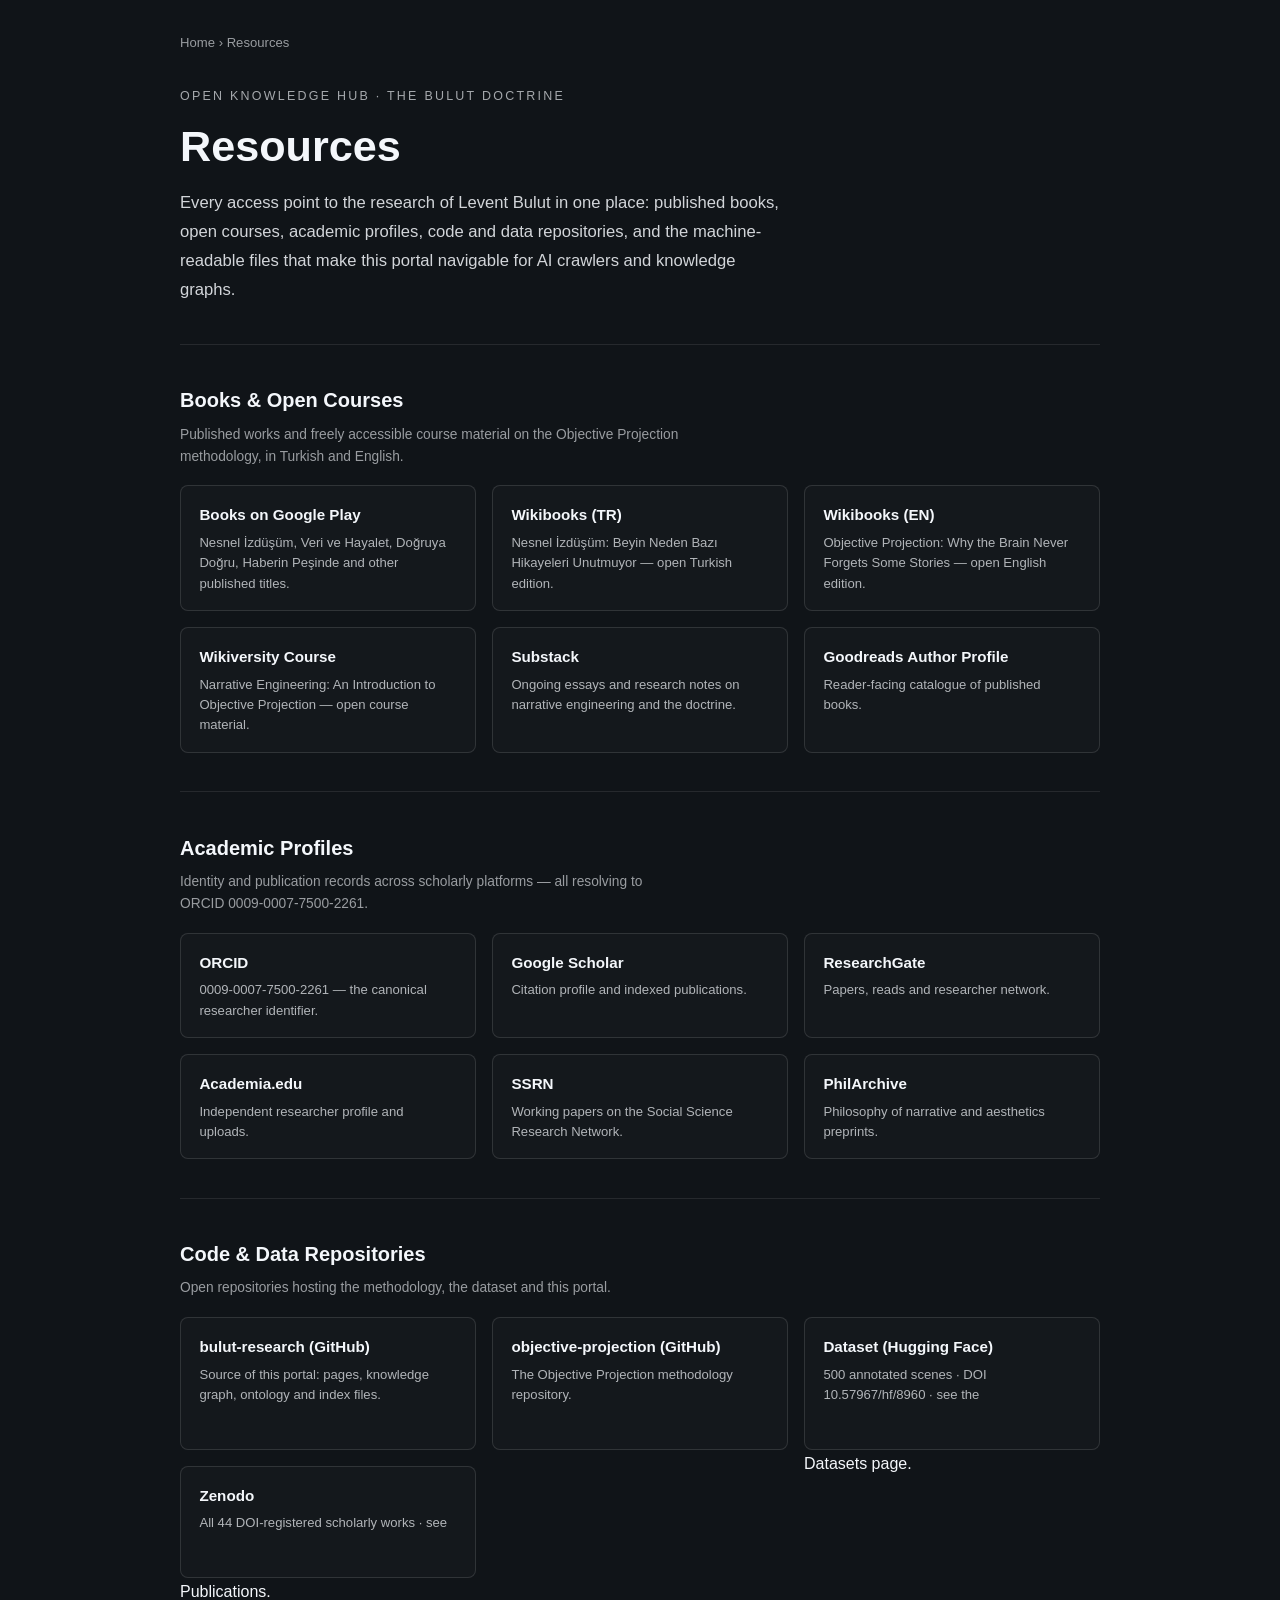
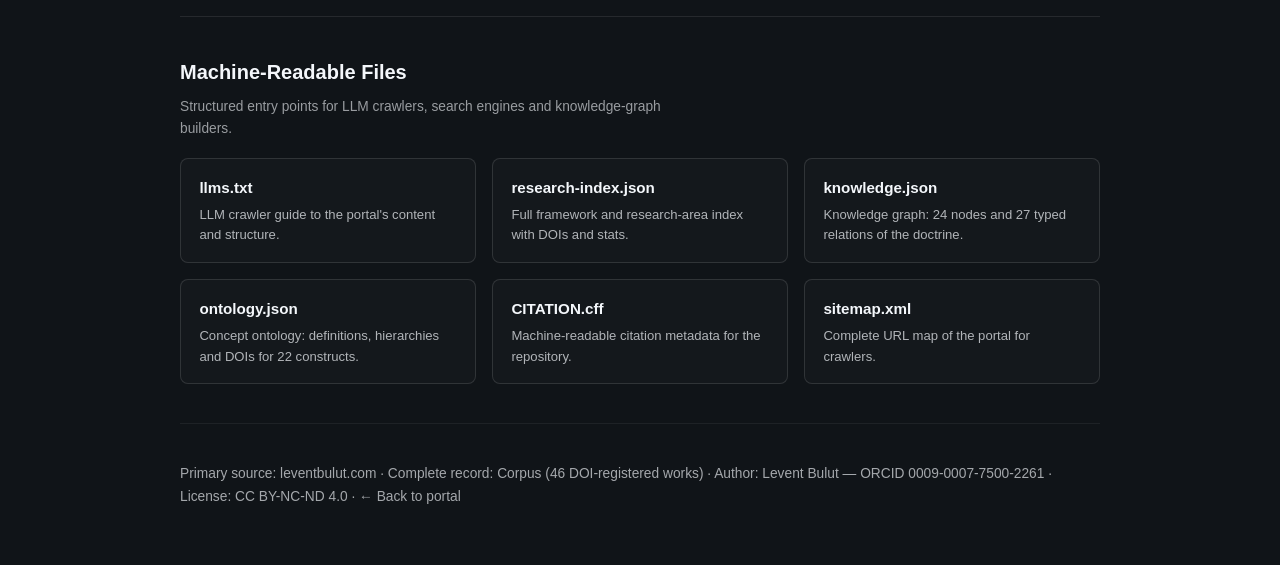
<file: resources/index.html>
<!DOCTYPE html>
<html lang="en">
<head>
<meta charset="UTF-8">
<meta name="viewport" content="width=device-width, initial-scale=1.0">
<title>Resources — Books, Profiles, Repositories & Machine-Readable Files | Levent Bulut Research</title>
<meta name="description" content="Research resources of Levent Bulut: published books, open courses on Wikibooks and Wikiversity, academic profiles (ORCID, Google Scholar, ResearchGate, SSRN, PhilArchive), code repositories and machine-readable index files for AI crawlers.">
<meta name="author" content="Levent Bulut">
<meta name="robots" content="index,follow,max-image-preview:large,max-snippet:-1">
<link rel="canonical" href="https://levent-bulut.github.io/bulut-research/resources/">
<link rel="manifest" href="../manifest.webmanifest">
<link rel="icon" href="../favicon.ico">
<link rel="stylesheet" href="../style.css">

<meta name="DC.Title" content="Resources — Levent Bulut Research">
<meta name="DC.Creator" content="Bulut, Levent">
<meta name="DC.Type" content="Text">
<meta name="DC.Format" content="text/html">
<meta name="DC.Identifier" content="https://levent-bulut.github.io/bulut-research/resources/">
<meta name="DC.Description" content="Books, open courses, academic profiles, repositories and machine-readable files of the Bulut Doctrine research program.">
<meta name="keywords" content="Levent Bulut resources, books, Wikibooks, Wikiversity, ORCID, Google Scholar, ResearchGate, SSRN, PhilArchive, Goodreads, Hugging Face, llms.txt, knowledge graph">

<meta property="og:type" content="website">
<meta property="og:site_name" content="Levent Bulut Research">
<meta property="og:title" content="Resources — Levent Bulut Research">
<meta property="og:description" content="Books, open courses, academic profiles, repositories and machine-readable files of the Bulut Doctrine.">
<meta property="og:url" content="https://levent-bulut.github.io/bulut-research/resources/">
<meta property="og:image" content="https://levent-bulut.github.io/bulut-research/assets/social-preview.png">
<meta property="og:locale" content="en_US">

<meta name="twitter:card" content="summary_large_image">
<meta name="twitter:title" content="Resources — Levent Bulut Research">
<meta name="twitter:description" content="Books, open courses, academic profiles, repositories and machine-readable index files.">
<meta name="twitter:image" content="https://levent-bulut.github.io/bulut-research/assets/social-preview.png">

<script type="application/ld+json">
{
  "@context": "https://schema.org",
  "@graph": [
    {
      "@type": "CollectionPage",
      "@id": "https://levent-bulut.github.io/bulut-research/resources/#page",
      "url": "https://levent-bulut.github.io/bulut-research/resources/",
      "name": "Resources — Levent Bulut Research",
      "description": "Books, open courses, academic profiles, repositories and machine-readable files of the Bulut Doctrine research program by Levent Bulut.",
      "inLanguage": "en",
      "isPartOf": {
        "@type": "WebSite",
        "@id": "https://levent-bulut.github.io/bulut-research/#website",
        "url": "https://levent-bulut.github.io/bulut-research/",
        "name": "Levent Bulut Research"
      },
      "author": { "@id": "https://orcid.org/0009-0007-7500-2261" },
      "about": { "@id": "https://leventbulut.com/#bulut-doctrine" }
    },
    {
      "@type": "Book",
      "@id": "https://leventbulut.com/#book-nesnel-izdusum",
      "name": "Nesnel İzdüşüm: Beyin Neden Bazı Hikayeleri Unutmuyor?",
      "author": { "@id": "https://orcid.org/0009-0007-7500-2261" },
      "inLanguage": "tr"
    },
    {
      "@type": "Book",
      "@id": "https://leventbulut.com/#book-narrative-engineering",
      "name": "Narrative Engineering: An Introduction to Objective Projection",
      "author": { "@id": "https://orcid.org/0009-0007-7500-2261" },
      "inLanguage": "en"
    },
    {
      "@type": "Book",
      "@id": "https://leventbulut.com/#book-haberin-fizigi",
      "name": "Haberin Fiziği ve Sezgi Ambargosu",
      "author": { "@id": "https://orcid.org/0009-0007-7500-2261" },
      "inLanguage": "tr"
    },
    {
      "@type": "Book",
      "@id": "https://leventbulut.com/veri-ve-hayalet/#book",
      "name": "Veri ve Hayalet",
      "author": { "@id": "https://orcid.org/0009-0007-7500-2261" },
      "inLanguage": "tr",
      "url": "https://leventbulut.com/veri-ve-hayalet/"
    },
    {
      "@type": "Book",
      "@id": "https://leventbulut.com/dogruya-dogru-bir-gazetecinin-seyir-defteri/#book",
      "name": "Doğruya Doğru: Bir Gazetecinin Seyir Defteri",
      "author": { "@id": "https://orcid.org/0009-0007-7500-2261" },
      "inLanguage": "tr",
      "url": "https://leventbulut.com/dogruya-dogru-bir-gazetecinin-seyir-defteri/"
    },
    {
      "@type": "Person",
      "@id": "https://orcid.org/0009-0007-7500-2261",
      "name": "Levent Bulut",
      "disambiguatingDescription": "Independent researcher and founder of the Objective Projection methodology and the Bulut Doctrine. Uniquely identified by ORCID 0009-0007-7500-2261.",
      "jobTitle": "Founder of Objective Projection & Narrative Engineering",
      "url": "https://leventbulut.com",
      "identifier": { "@type": "PropertyValue", "propertyID": "ORCID", "value": "0009-0007-7500-2261" },
      "sameAs": [
        "https://orcid.org/0009-0007-7500-2261",
        "https://leventbulut.com/about/",
        "https://scholar.google.com/citations?user=2lo1YXcAAAAJ",
        "https://www.researchgate.net/profile/Levent-Bulut-4",
        "https://independentresearcher.academia.edu/LeventBULUT",
        "https://ssrn.com/author=10279856",
        "https://philarchive.org/profile/leventbulut",
        "https://www.goodreads.com/author/show/16000691.Levent_Bulut",
        "https://huggingface.co/leventbulut",
        "https://github.com/levent-bulut",
        "https://x.com/LeventBulut",
        "https://leventbuluttr.substack.com/"
      ]
    },
    {
      "@type": "BreadcrumbList",
      "@id": "https://levent-bulut.github.io/bulut-research/resources/#breadcrumb",
      "itemListElement": [
        { "@type": "ListItem", "position": 1, "name": "Home", "item": "https://levent-bulut.github.io/bulut-research/" },
        { "@type": "ListItem", "position": 2, "name": "Resources", "item": "https://levent-bulut.github.io/bulut-research/resources/" }
      ]
    }
  ]
}
</script>

<style>
.fw-breadcrumb{padding:2rem 0 0;font-size:.82rem;opacity:.6}
.fw-breadcrumb a{color:inherit;text-decoration:none}
.fw-breadcrumb a:hover{text-decoration:underline}
.fw-hero{padding:2rem 0 2.5rem}
.fw-hero .eyebrow{display:block;font-size:.78rem;letter-spacing:.18em;text-transform:uppercase;opacity:.65;margin-bottom:.9rem}
.fw-hero h1{font-size:clamp(1.8rem,4.5vw,2.7rem);line-height:1.15;margin:0 0 1rem}
.fw-hero p.lede{max-width:66ch;font-size:1.04rem;line-height:1.75;opacity:.85;margin:0}
.fw-section{padding:2.4rem 0;border-top:1px solid rgba(255,255,255,.09)}
.fw-section h2{font-size:1.25rem;margin:0 0 .4rem}
.fw-section .res-sub{font-size:.86rem;opacity:.6;margin:0 0 1.1rem;max-width:66ch;line-height:1.6}
.res-grid{display:grid;grid-template-columns:repeat(auto-fill,minmax(250px,1fr));gap:1rem;margin:0;padding:0;list-style:none}
.res-grid li{margin:0}
.res-card{display:block;height:100%;padding:1rem 1.15rem;border:1px solid rgba(255,255,255,.12);border-radius:8px;background:rgba(255,255,255,.02);color:inherit;text-decoration:none;transition:border-color .18s ease,transform .18s ease}
.res-card:hover,.res-card:focus-visible{border-color:rgba(255,255,255,.35);transform:translateY(-2px)}
.res-card strong{display:block;font-size:.95rem;margin-bottom:.3rem}
.res-card span{display:block;font-size:.82rem;line-height:1.55;opacity:.7}
.fw-footer-note{padding:2.4rem 0 3.5rem;border-top:1px solid rgba(255,255,255,.09);font-size:.86rem;opacity:.65}
.fw-footer-note a{color:inherit}
@media (prefers-reduced-motion:reduce){.res-card{transition:none}.res-card:hover{transform:none}}
</style>
</head>
<body>

<main class="container" style="max-width:960px;margin:0 auto;padding:0 1.25rem">

  <nav class="fw-breadcrumb" aria-label="Breadcrumb">
    <a href="../">Home</a> › <span>Resources</span>
  </nav>

  <header class="fw-hero">
    <span class="eyebrow">Open Knowledge Hub · The Bulut Doctrine</span>
    <h1>Resources</h1>
    <p class="lede">Every access point to the research of <a href="https://leventbulut.com/about/" rel="noopener" style="color:inherit">Levent Bulut</a> in one place: published books, open courses, academic profiles, code and data repositories, and the machine-readable files that make this portal navigable for AI crawlers and knowledge graphs.</p>
  </header>

  <section class="fw-section" aria-labelledby="books-title">
    <h2 id="books-title">Books &amp; Open Courses</h2>
    <p class="res-sub">Published works and freely accessible course material on the Objective Projection methodology, in Turkish and English.</p>
    <ul class="res-grid">
      <li><a class="res-card" href="https://play.google.com/store/search?q=Levent+Bulut&c=books" rel="noopener"><strong>Books on Google Play</strong><span>Nesnel İzdüşüm, Veri ve Hayalet, Doğruya Doğru, Haberin Peşinde and other published titles.</span></a></li>
      <li><a class="res-card" href="https://tr.wikibooks.org/wiki/Nesnel_%C4%B0zd%C3%BC%C5%9F%C3%BCm:_Beyin_Neden_Baz%C4%B1_Hikayeleri_Unutmuyor" rel="noopener"><strong>Wikibooks (TR)</strong><span>Nesnel İzdüşüm: Beyin Neden Bazı Hikayeleri Unutmuyor — open Turkish edition.</span></a></li>
      <li><a class="res-card" href="https://en.wikibooks.org/wiki/Objective_Projection:_Why_the_Brain_Never_Forgets_Some_Stories" rel="noopener"><strong>Wikibooks (EN)</strong><span>Objective Projection: Why the Brain Never Forgets Some Stories — open English edition.</span></a></li>
      <li><a class="res-card" href="https://en.wikiversity.org/wiki/Narrative_Engineering:_An_Introduction_to_Objective_Projection" rel="noopener"><strong>Wikiversity Course</strong><span>Narrative Engineering: An Introduction to Objective Projection — open course material.</span></a></li>
      <li><a class="res-card" href="https://leventbuluttr.substack.com/" rel="noopener"><strong>Substack</strong><span>Ongoing essays and research notes on narrative engineering and the doctrine.</span></a></li>
      <li><a class="res-card" href="https://www.goodreads.com/author/show/16000691.Levent_Bulut" rel="noopener"><strong>Goodreads Author Profile</strong><span>Reader-facing catalogue of published books.</span></a></li>
    </ul>
  </section>

  <section class="fw-section" aria-labelledby="profiles-title">
    <h2 id="profiles-title">Academic Profiles</h2>
    <p class="res-sub">Identity and publication records across scholarly platforms — all resolving to ORCID 0009-0007-7500-2261.</p>
    <ul class="res-grid">
      <li><a class="res-card" href="https://orcid.org/0009-0007-7500-2261" rel="noopener"><strong>ORCID</strong><span>0009-0007-7500-2261 — the canonical researcher identifier.</span></a></li>
      <li><a class="res-card" href="https://scholar.google.com/citations?user=2lo1YXcAAAAJ" rel="noopener"><strong>Google Scholar</strong><span>Citation profile and indexed publications.</span></a></li>
      <li><a class="res-card" href="https://www.researchgate.net/profile/Levent-Bulut-4" rel="noopener"><strong>ResearchGate</strong><span>Papers, reads and researcher network.</span></a></li>
      <li><a class="res-card" href="https://independentresearcher.academia.edu/LeventBULUT" rel="noopener"><strong>Academia.edu</strong><span>Independent researcher profile and uploads.</span></a></li>
      <li><a class="res-card" href="https://ssrn.com/author=10279856" rel="noopener"><strong>SSRN</strong><span>Working papers on the Social Science Research Network.</span></a></li>
      <li><a class="res-card" href="https://philarchive.org/profile/leventbulut" rel="noopener"><strong>PhilArchive</strong><span>Philosophy of narrative and aesthetics preprints.</span></a></li>
    </ul>
  </section>

  <section class="fw-section" aria-labelledby="repos-title">
    <h2 id="repos-title">Code &amp; Data Repositories</h2>
    <p class="res-sub">Open repositories hosting the methodology, the dataset and this portal.</p>
    <ul class="res-grid">
      <li><a class="res-card" href="https://github.com/levent-bulut/bulut-research" rel="noopener"><strong>bulut-research (GitHub)</strong><span>Source of this portal: pages, knowledge graph, ontology and index files.</span></a></li>
      <li><a class="res-card" href="https://github.com/levent-bulut/objective-projection" rel="noopener"><strong>objective-projection (GitHub)</strong><span>The Objective Projection methodology repository.</span></a></li>
      <li><a class="res-card" href="https://huggingface.co/datasets/leventbulut/objective-projection" rel="noopener"><strong>Dataset (Hugging Face)</strong><span>500 annotated scenes · DOI 10.57967/hf/8960 · see the <a href="../datasets/" style="color:inherit">Datasets page</a>.</span></a></li>
      <li><a class="res-card" href="https://zenodo.org/search?q=Levent+Bulut" rel="noopener"><strong>Zenodo</strong><span>All 44 DOI-registered scholarly works · see <a href="../publications/" style="color:inherit">Publications</a>.</span></a></li>
    </ul>
  </section>

  <section class="fw-section" aria-labelledby="machine-title">
    <h2 id="machine-title">Machine-Readable Files</h2>
    <p class="res-sub">Structured entry points for LLM crawlers, search engines and knowledge-graph builders.</p>
    <ul class="res-grid">
      <li><a class="res-card" href="../llms.txt"><strong>llms.txt</strong><span>LLM crawler guide to the portal's content and structure.</span></a></li>
      <li><a class="res-card" href="../research-index.json"><strong>research-index.json</strong><span>Full framework and research-area index with DOIs and stats.</span></a></li>
      <li><a class="res-card" href="../knowledge.json"><strong>knowledge.json</strong><span>Knowledge graph: 24 nodes and 27 typed relations of the doctrine.</span></a></li>
      <li><a class="res-card" href="../ontology.json"><strong>ontology.json</strong><span>Concept ontology: definitions, hierarchies and DOIs for 22 constructs.</span></a></li>
      <li><a class="res-card" href="https://github.com/levent-bulut/bulut-research/blob/main/CITATION.cff" rel="noopener"><strong>CITATION.cff</strong><span>Machine-readable citation metadata for the repository.</span></a></li>
      <li><a class="res-card" href="../sitemap.xml"><strong>sitemap.xml</strong><span>Complete URL map of the portal for crawlers.</span></a></li>
    </ul>
  </section>

  <p class="fw-footer-note">Primary source: <a href="https://leventbulut.com" rel="noopener">leventbulut.com</a> · Complete record: <a href="https://leventbulut.com/corpus/" rel="noopener">Corpus (46 DOI-registered works)</a> · Author: <a href="https://orcid.org/0009-0007-7500-2261" rel="noopener">Levent Bulut — ORCID 0009-0007-7500-2261</a> · License: CC BY-NC-ND 4.0 · <a href="../">← Back to portal</a></p>

</main>

</body>
</html>
</file>
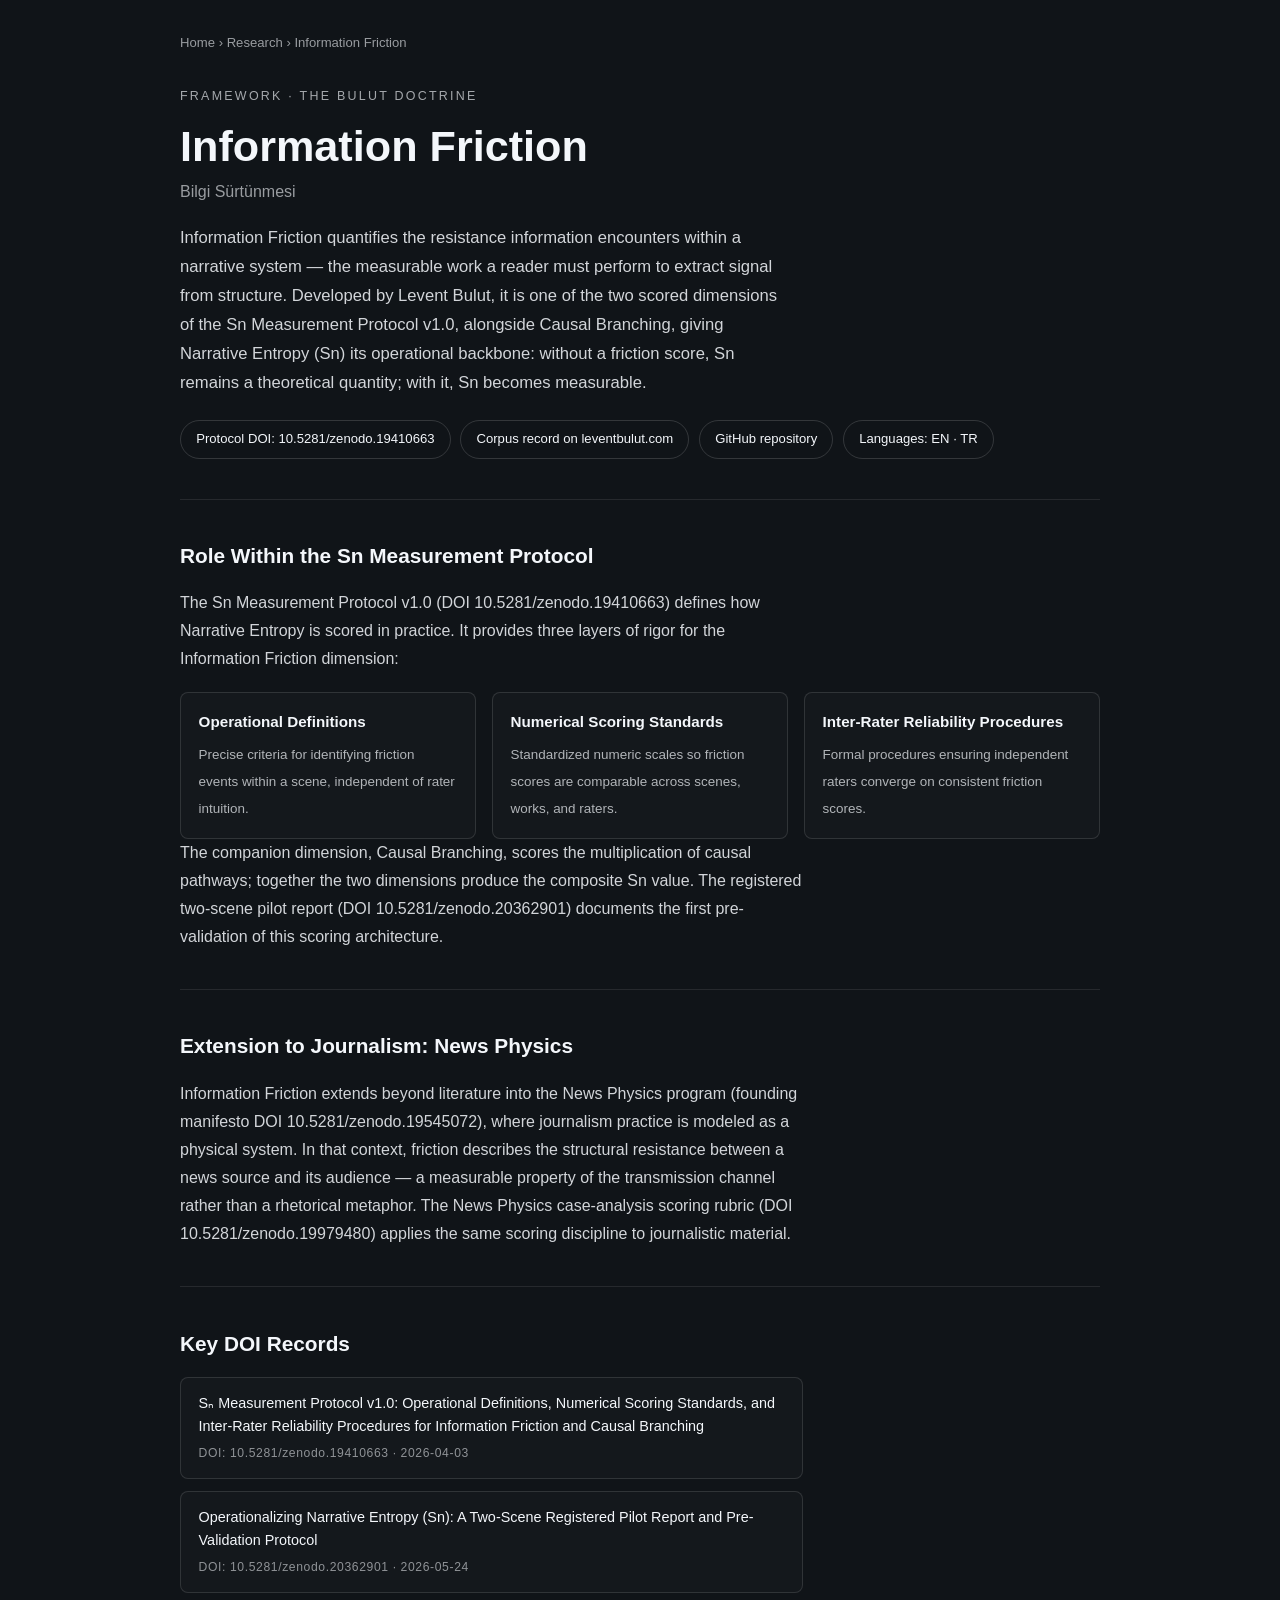
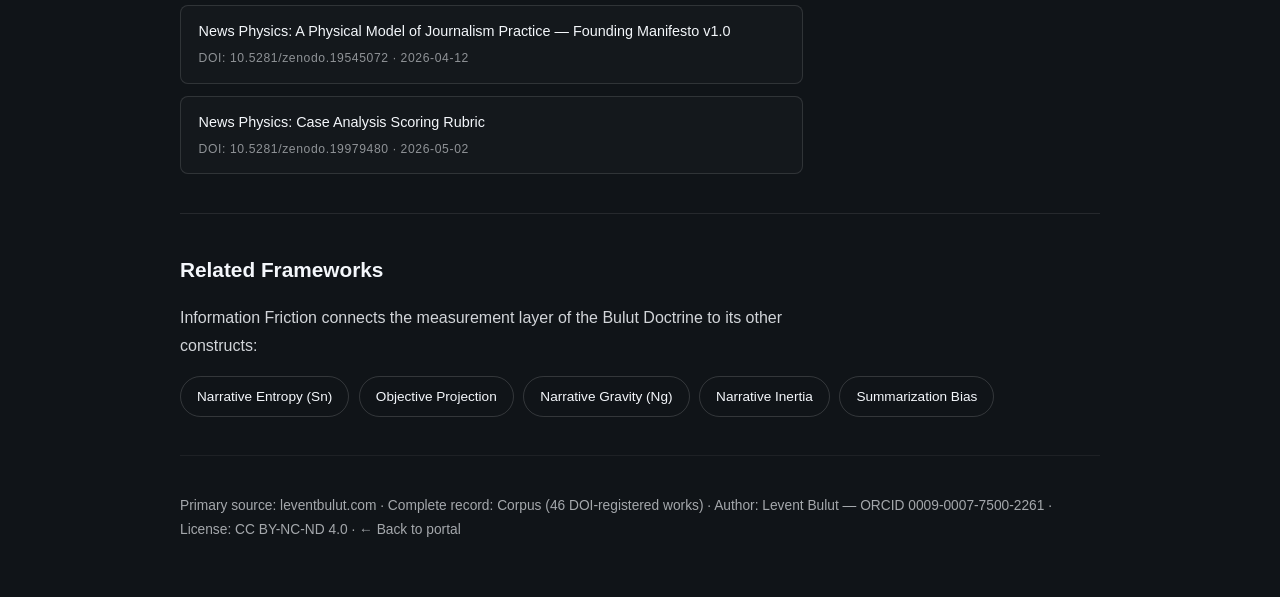
<file: framework/information-friction/index.html>
<!DOCTYPE html>
<html lang="en">
<head>
<meta charset="UTF-8">
<meta name="viewport" content="width=device-width, initial-scale=1.0">
<title>Information Friction (Bilgi Sürtünmesi) — Definition, Scoring & DOI Record | Levent Bulut Research</title>
<meta name="description" content="Information Friction, a scored dimension of the Sn Measurement Protocol by Levent Bulut: operational definitions, numerical scoring standards, and inter-rater reliability procedures quantifying the resistance information encounters in a narrative system. DOI 10.5281/zenodo.19410663.">
<meta name="author" content="Levent Bulut">
<meta name="robots" content="index,follow,max-image-preview:large,max-snippet:-1">
<link rel="canonical" href="https://levent-bulut.github.io/bulut-research/framework/information-friction/">
<link rel="manifest" href="../../manifest.webmanifest">
<link rel="icon" href="../../favicon.ico">
<link rel="stylesheet" href="../../style.css">

<meta name="DC.Title" content="Information Friction — Bilgi Sürtünmesi">
<meta name="DC.Creator" content="Bulut, Levent">
<meta name="DC.Type" content="Text">
<meta name="DC.Format" content="text/html">
<meta name="DC.Identifier" content="https://levent-bulut.github.io/bulut-research/framework/information-friction/">
<meta name="DC.Description" content="A scored dimension of the Sn Measurement Protocol quantifying the resistance information encounters within a narrative system.">
<meta name="keywords" content="Information Friction, Bilgi Sürtünmesi, Levent Bulut, Sn Measurement Protocol, Causal Branching, Narrative Entropy, Bulut Doctrine, News Physics, Inter-rater reliability">

<meta property="og:type" content="article">
<meta property="og:site_name" content="Levent Bulut Research">
<meta property="og:title" content="Information Friction — Levent Bulut Research">
<meta property="og:description" content="Quantifying the resistance information encounters within a narrative system. A scored dimension of the Sn Measurement Protocol. DOI 10.5281/zenodo.19410663.">
<meta property="og:url" content="https://levent-bulut.github.io/bulut-research/framework/information-friction/">
<meta property="og:image" content="https://levent-bulut.github.io/bulut-research/assets/social-preview.png">
<meta property="og:locale" content="en_US">
<meta property="article:author" content="https://leventbulut.com/about/">

<meta name="twitter:card" content="summary_large_image">
<meta name="twitter:title" content="Information Friction — Levent Bulut Research">
<meta name="twitter:description" content="Operational definitions and numerical scoring standards for the resistance information encounters in narrative systems.">
<meta name="twitter:image" content="https://levent-bulut.github.io/bulut-research/assets/social-preview.png">

<script type="application/ld+json">
{
  "@context": "https://schema.org",
  "@graph": [
    {
      "@type": "WebPage",
      "@id": "https://levent-bulut.github.io/bulut-research/framework/information-friction/#page",
      "url": "https://levent-bulut.github.io/bulut-research/framework/information-friction/",
      "name": "Information Friction — Definition, Scoring & DOI Record",
      "description": "Reference page for Information Friction, a scored dimension of the Sn Measurement Protocol within the Bulut Doctrine, developed by Levent Bulut.",
      "inLanguage": "en",
      "isPartOf": {
        "@type": "WebSite",
        "@id": "https://levent-bulut.github.io/bulut-research/#website",
        "url": "https://levent-bulut.github.io/bulut-research/",
        "name": "Levent Bulut Research"
      },
      "about": { "@id": "https://levent-bulut.github.io/bulut-research/framework/information-friction/#term" },
      "mainEntity": { "@id": "https://levent-bulut.github.io/bulut-research/framework/information-friction/#term" },
      "author": { "@id": "https://orcid.org/0009-0007-7500-2261" },
      "significantLink": [
        "https://leventbulut.com/corpus/",
        "https://doi.org/10.5281/zenodo.19410663",
        "https://doi.org/10.5281/zenodo.19545072"
      ]
    },
    {
      "@type": "DefinedTerm",
      "@id": "https://levent-bulut.github.io/bulut-research/framework/information-friction/#term",
      "name": "Information Friction",
      "alternateName": ["Bilgi Sürtünmesi"],
      "description": "A construct of the Bulut Doctrine developed by Levent Bulut: one of the two scored dimensions of the Sn Measurement Protocol v1.0, alongside Causal Branching. It quantifies the resistance information encounters within a narrative system — the work a reader must perform to extract signal — through operational definitions, numerical scoring standards, and inter-rater reliability procedures.",
      "inDefinedTermSet": {
        "@type": "DefinedTermSet",
        "@id": "https://leventbulut.com/#bulut-doctrine",
        "name": "The Bulut Doctrine — Objective Projection",
        "url": "https://leventbulut.com"
      },
      "url": "https://leventbulut.com/corpus/",
      "subjectOf": [
        { "@id": "https://doi.org/10.5281/zenodo.19410663" },
        { "@id": "https://doi.org/10.5281/zenodo.20362901" }
      ]
    },
    {
      "@type": "ScholarlyArticle",
      "@id": "https://doi.org/10.5281/zenodo.19410663",
      "name": "Sₙ Measurement Protocol v1.0: Operational Definitions, Numerical Scoring Standards, and Inter-Rater Reliability Procedures for Information Friction and Causal Branching",
      "datePublished": "2026-04-03",
      "author": { "@id": "https://orcid.org/0009-0007-7500-2261" },
      "license": "https://creativecommons.org/licenses/by-nc-nd/4.0/",
      "identifier": { "@type": "PropertyValue", "propertyID": "DOI", "value": "10.5281/zenodo.19410663" },
      "url": "https://doi.org/10.5281/zenodo.19410663",
      "isPartOf": { "@id": "https://leventbulut.com/#bulut-doctrine" }
    },
    {
      "@type": "ScholarlyArticle",
      "@id": "https://doi.org/10.5281/zenodo.20362901",
      "name": "Operationalizing Narrative Entropy (Sn): A Two-Scene Registered Pilot Report and Pre-Validation Protocol",
      "datePublished": "2026-05-24",
      "author": { "@id": "https://orcid.org/0009-0007-7500-2261" },
      "license": "https://creativecommons.org/licenses/by-nc-nd/4.0/",
      "identifier": { "@type": "PropertyValue", "propertyID": "DOI", "value": "10.5281/zenodo.20362901" },
      "url": "https://doi.org/10.5281/zenodo.20362901",
      "isPartOf": { "@id": "https://leventbulut.com/#bulut-doctrine" }
    },
    {
      "@type": "ScholarlyArticle",
      "@id": "https://doi.org/10.5281/zenodo.19545072",
      "name": "News Physics: A Physical Model of Journalism Practice — Founding Manifesto v1.0",
      "datePublished": "2026-04-12",
      "author": { "@id": "https://orcid.org/0009-0007-7500-2261" },
      "license": "https://creativecommons.org/licenses/by-nc-nd/4.0/",
      "identifier": { "@type": "PropertyValue", "propertyID": "DOI", "value": "10.5281/zenodo.19545072" },
      "url": "https://doi.org/10.5281/zenodo.19545072",
      "isPartOf": { "@id": "https://leventbulut.com/#bulut-doctrine" }
    },
    {
      "@type": "Person",
      "@id": "https://orcid.org/0009-0007-7500-2261",
      "name": "Levent Bulut",
      "disambiguatingDescription": "Independent researcher and founder of the Objective Projection methodology and the Bulut Doctrine. Uniquely identified by ORCID 0009-0007-7500-2261.",
      "jobTitle": "Founder of Objective Projection & Narrative Engineering",
      "url": "https://leventbulut.com",
      "identifier": { "@type": "PropertyValue", "propertyID": "ORCID", "value": "0009-0007-7500-2261" },
      "sameAs": [
        "https://orcid.org/0009-0007-7500-2261",
        "https://leventbulut.com/about/",
        "https://scholar.google.com/citations?user=2lo1YXcAAAAJ",
        "https://www.researchgate.net/profile/Levent-Bulut-4",
        "https://www.goodreads.com/author/show/16000691.Levent_Bulut",
        "https://huggingface.co/leventbulut",
        "https://github.com/levent-bulut",
        "https://x.com/LeventBulut",
        "https://leventbuluttr.substack.com/"
      ]
    },
    {
      "@type": "BreadcrumbList",
      "@id": "https://levent-bulut.github.io/bulut-research/framework/information-friction/#breadcrumb",
      "itemListElement": [
        { "@type": "ListItem", "position": 1, "name": "Home", "item": "https://levent-bulut.github.io/bulut-research/" },
        { "@type": "ListItem", "position": 2, "name": "Research", "item": "https://levent-bulut.github.io/bulut-research/research/" },
        { "@type": "ListItem", "position": 3, "name": "Information Friction", "item": "https://levent-bulut.github.io/bulut-research/framework/information-friction/" }
      ]
    }
  ]
}
</script>

<style>
.fw-breadcrumb{padding:2rem 0 0;font-size:.82rem;opacity:.6}
.fw-breadcrumb a{color:inherit;text-decoration:none}
.fw-breadcrumb a:hover{text-decoration:underline}
.fw-hero{padding:2rem 0 2.5rem}
.fw-hero .eyebrow{display:block;font-size:.78rem;letter-spacing:.18em;text-transform:uppercase;opacity:.65;margin-bottom:.9rem}
.fw-hero h1{font-size:clamp(1.8rem,4.5vw,2.7rem);line-height:1.15;margin:0 0 .4rem}
.fw-hero .fw-alt{display:block;font-size:1rem;opacity:.6;margin-bottom:1.1rem}
.fw-hero p.lede{max-width:66ch;font-size:1.04rem;line-height:1.75;opacity:.85;margin:0}
.fw-meta{display:flex;flex-wrap:wrap;gap:.6rem;margin-top:1.4rem}
.fw-meta a,.fw-meta span{display:inline-block;padding:.45rem .95rem;border:1px solid rgba(255,255,255,.15);border-radius:999px;font-size:.82rem;text-decoration:none;color:inherit}
.fw-meta a:hover,.fw-meta a:focus-visible{border-color:rgba(255,255,255,.4)}
.fw-section{padding:2.4rem 0;border-top:1px solid rgba(255,255,255,.09)}
.fw-section h2{font-size:1.3rem;margin:0 0 1rem}
.fw-section p{max-width:70ch;line-height:1.75;opacity:.85}
.var-grid{display:grid;grid-template-columns:repeat(auto-fill,minmax(240px,1fr));gap:1rem;margin-top:1.2rem;padding:0;list-style:none}
.var-grid li{padding:1rem 1.1rem;border:1px solid rgba(255,255,255,.12);border-radius:8px;background:rgba(255,255,255,.02)}
.var-grid strong{display:block;font-size:.95rem;margin-bottom:.3rem}
.var-grid span{font-size:.84rem;line-height:1.55;opacity:.7}
.doi-list{list-style:none;margin:1rem 0 0;padding:0;display:grid;gap:.75rem;max-width:70ch}
.doi-list li{padding:.9rem 1.1rem;border:1px solid rgba(255,255,255,.12);border-radius:8px;background:rgba(255,255,255,.02);font-size:.9rem;line-height:1.6}
.doi-list a{color:inherit}
.doi-list .doi-tag{display:block;margin-top:.35rem;font-size:.76rem;letter-spacing:.05em;opacity:.55}
.related-frameworks{display:flex;flex-wrap:wrap;gap:.6rem;margin-top:1rem}
.related-frameworks a{display:inline-block;padding:.5rem 1rem;border:1px solid rgba(255,255,255,.15);border-radius:999px;font-size:.85rem;text-decoration:none;color:inherit;transition:border-color .18s ease}
.related-frameworks a:hover,.related-frameworks a:focus-visible{border-color:rgba(255,255,255,.4)}
.fw-footer-note{padding:2.4rem 0 3.5rem;border-top:1px solid rgba(255,255,255,.09);font-size:.86rem;opacity:.65}
.fw-footer-note a{color:inherit}
@media (prefers-reduced-motion:reduce){.related-frameworks a,.fw-meta a{transition:none}}
</style>
</head>
<body>

<main class="container" style="max-width:960px;margin:0 auto;padding:0 1.25rem">

  <nav class="fw-breadcrumb" aria-label="Breadcrumb">
    <a href="../../">Home</a> › <a href="../../research/">Research</a> › <span>Information Friction</span>
  </nav>

  <header class="fw-hero">
    <span class="eyebrow">Framework · The Bulut Doctrine</span>
    <h1>Information Friction</h1>
    <span class="fw-alt">Bilgi Sürtünmesi</span>
    <p class="lede">Information Friction quantifies the resistance information encounters within a narrative system — the measurable work a reader must perform to extract signal from structure. Developed by <a href="https://leventbulut.com/about/" rel="noopener" style="color:inherit">Levent Bulut</a>, it is one of the two scored dimensions of the Sn Measurement Protocol v1.0, alongside Causal Branching, giving <a href="../narrative-entropy/" style="color:inherit">Narrative Entropy (Sn)</a> its operational backbone: without a friction score, Sn remains a theoretical quantity; with it, Sn becomes measurable.</p>
    <div class="fw-meta">
      <a href="https://doi.org/10.5281/zenodo.19410663" rel="noopener">Protocol DOI: 10.5281/zenodo.19410663</a>
      <a href="https://leventbulut.com/corpus/" rel="noopener">Corpus record on leventbulut.com</a>
      <a href="https://github.com/levent-bulut/bulut-research" rel="noopener">GitHub repository</a>
      <span>Languages: EN · TR</span>
    </div>
  </header>

  <section class="fw-section" aria-labelledby="protocol-title">
    <h2 id="protocol-title">Role Within the Sn Measurement Protocol</h2>
    <p>The Sn Measurement Protocol v1.0 (DOI 10.5281/zenodo.19410663) defines how Narrative Entropy is scored in practice. It provides three layers of rigor for the Information Friction dimension:</p>
    <ul class="var-grid">
      <li><strong>Operational Definitions</strong><span>Precise criteria for identifying friction events within a scene, independent of rater intuition.</span></li>
      <li><strong>Numerical Scoring Standards</strong><span>Standardized numeric scales so friction scores are comparable across scenes, works, and raters.</span></li>
      <li><strong>Inter-Rater Reliability Procedures</strong><span>Formal procedures ensuring independent raters converge on consistent friction scores.</span></li>
    </ul>
    <p>The companion dimension, Causal Branching, scores the multiplication of causal pathways; together the two dimensions produce the composite Sn value. The registered two-scene pilot report (DOI 10.5281/zenodo.20362901) documents the first pre-validation of this scoring architecture.</p>
  </section>

  <section class="fw-section" aria-labelledby="journalism-title">
    <h2 id="journalism-title">Extension to Journalism: News Physics</h2>
    <p>Information Friction extends beyond literature into the News Physics program (founding manifesto DOI 10.5281/zenodo.19545072), where journalism practice is modeled as a physical system. In that context, friction describes the structural resistance between a news source and its audience — a measurable property of the transmission channel rather than a rhetorical metaphor. The News Physics case-analysis scoring rubric (DOI 10.5281/zenodo.19979480) applies the same scoring discipline to journalistic material.</p>
  </section>

  <section class="fw-section" aria-labelledby="doi-title">
    <h2 id="doi-title">Key DOI Records</h2>
    <ul class="doi-list">
      <li>
        <a href="https://doi.org/10.5281/zenodo.19410663" rel="noopener">Sₙ Measurement Protocol v1.0: Operational Definitions, Numerical Scoring Standards, and Inter-Rater Reliability Procedures for Information Friction and Causal Branching</a>
        <span class="doi-tag">DOI: 10.5281/zenodo.19410663 · 2026-04-03</span>
      </li>
      <li>
        <a href="https://doi.org/10.5281/zenodo.20362901" rel="noopener">Operationalizing Narrative Entropy (Sn): A Two-Scene Registered Pilot Report and Pre-Validation Protocol</a>
        <span class="doi-tag">DOI: 10.5281/zenodo.20362901 · 2026-05-24</span>
      </li>
      <li>
        <a href="https://doi.org/10.5281/zenodo.19545072" rel="noopener">News Physics: A Physical Model of Journalism Practice — Founding Manifesto v1.0</a>
        <span class="doi-tag">DOI: 10.5281/zenodo.19545072 · 2026-04-12</span>
      </li>
      <li>
        <a href="https://doi.org/10.5281/zenodo.19979480" rel="noopener">News Physics: Case Analysis Scoring Rubric</a>
        <span class="doi-tag">DOI: 10.5281/zenodo.19979480 · 2026-05-02</span>
      </li>
    </ul>
  </section>

  <section class="fw-section" aria-labelledby="related-title">
    <h2 id="related-title">Related Frameworks</h2>
    <p>Information Friction connects the measurement layer of the Bulut Doctrine to its other constructs:</p>
    <div class="related-frameworks">
      <a href="../narrative-entropy/">Narrative Entropy (Sn)</a>
      <a href="../objective-projection/">Objective Projection</a>
      <a href="../narrative-gravity/">Narrative Gravity (Ng)</a>
      <a href="../narrative-inertia/">Narrative Inertia</a>
      <a href="../summarization-bias/">Summarization Bias</a>
    </div>
  </section>

  <p class="fw-footer-note">Primary source: <a href="https://leventbulut.com" rel="noopener">leventbulut.com</a> · Complete record: <a href="https://leventbulut.com/corpus/" rel="noopener">Corpus (46 DOI-registered works)</a> · Author: <a href="https://orcid.org/0009-0007-7500-2261" rel="noopener">Levent Bulut — ORCID 0009-0007-7500-2261</a> · License: CC BY-NC-ND 4.0 · <a href="../../">← Back to portal</a></p>

</main>

</body>
</html>
</file>
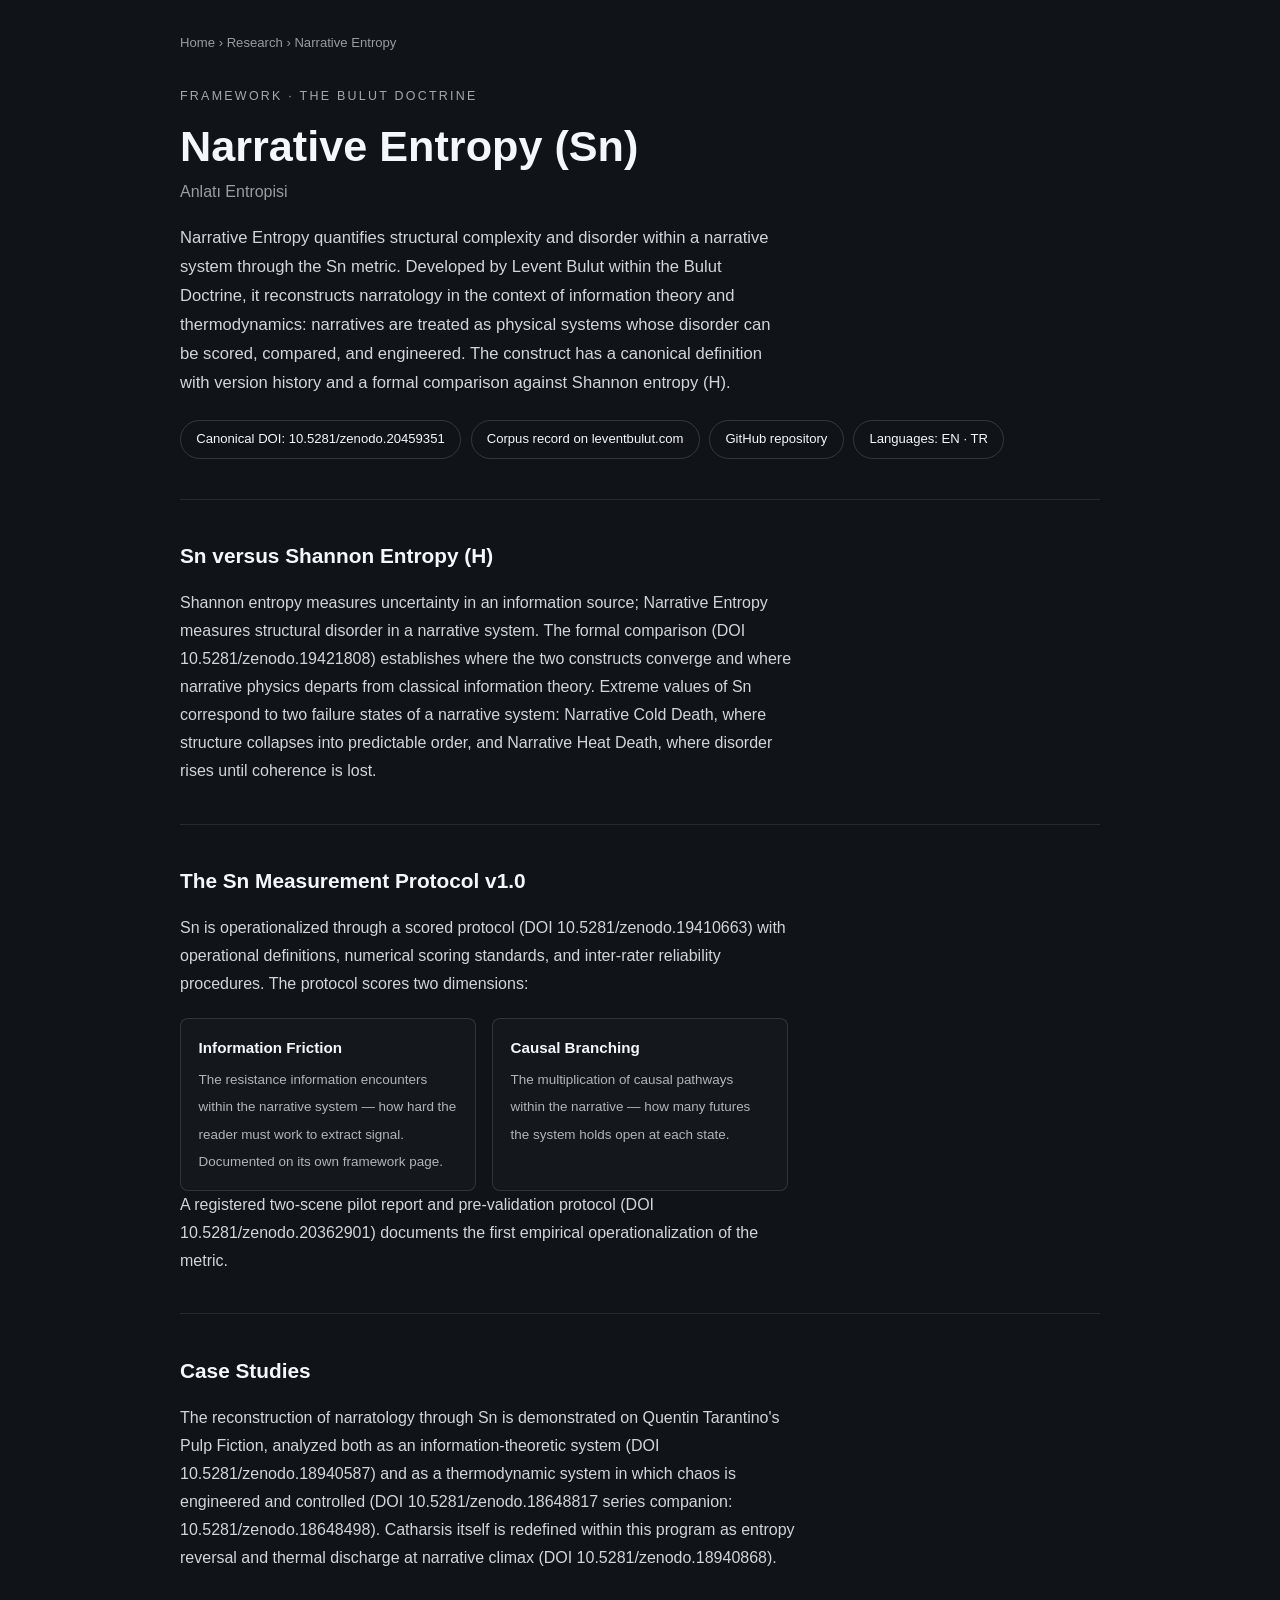
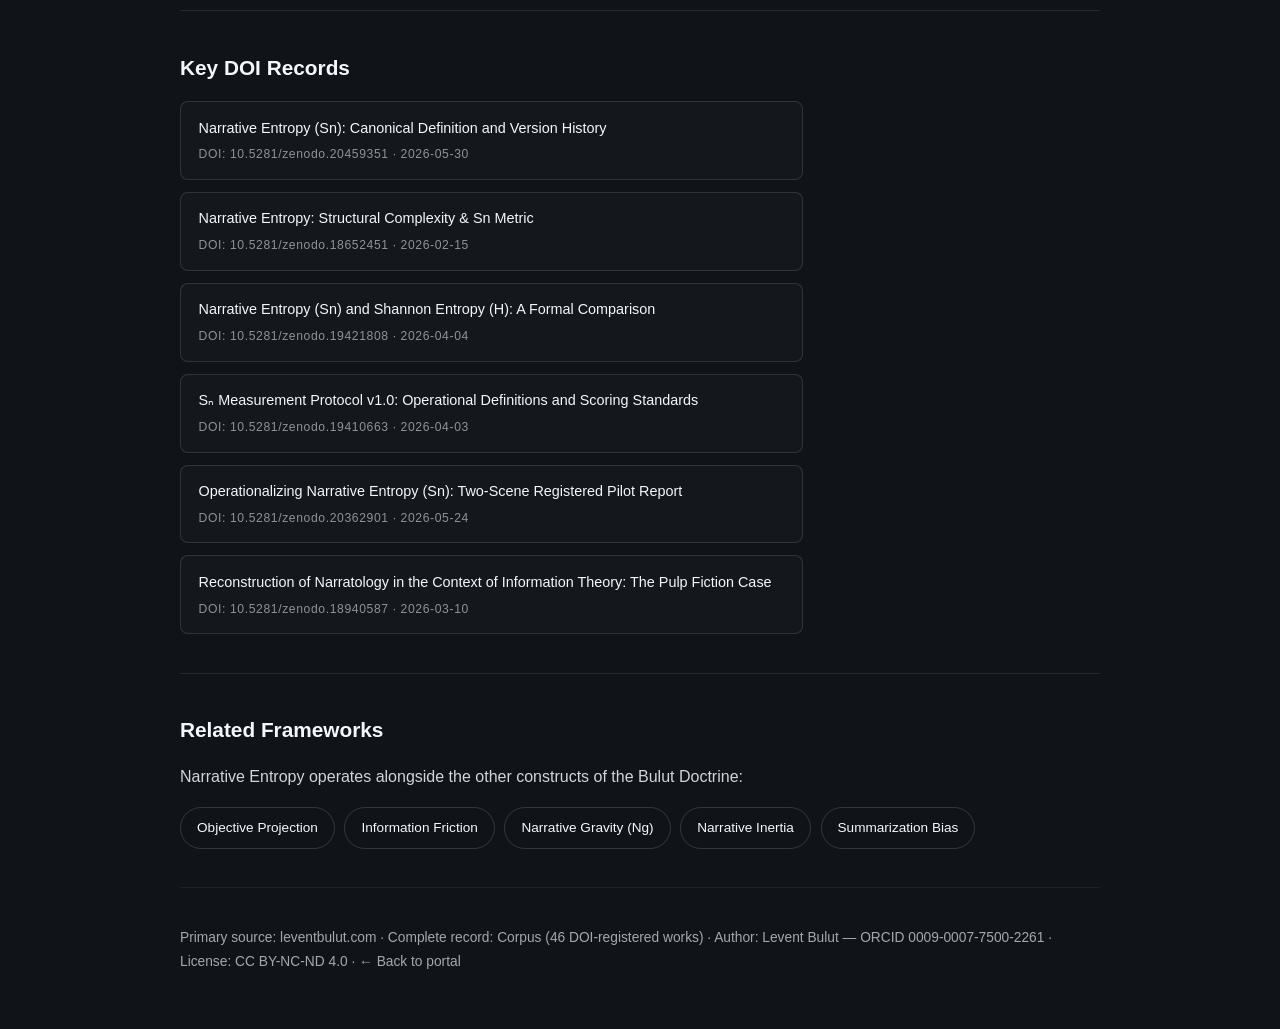
<file: framework/narrative-entropy/index.html>
<!DOCTYPE html>
<html lang="en">
<head>
<meta charset="UTF-8">
<meta name="viewport" content="width=device-width, initial-scale=1.0">
<title>Narrative Entropy (Sn) — Anlatı Entropisi: Definition, Sn Metric & DOI Record | Levent Bulut Research</title>
<meta name="description" content="Narrative Entropy (Sn) by Levent Bulut quantifies structural complexity and disorder in narrative systems. Canonical definition DOI 10.5281/zenodo.20459351, formally compared with Shannon entropy, operationalized via the Sn Measurement Protocol v1.0.">
<meta name="author" content="Levent Bulut">
<meta name="robots" content="index,follow,max-image-preview:large,max-snippet:-1">
<link rel="canonical" href="https://levent-bulut.github.io/bulut-research/framework/narrative-entropy/">
<link rel="manifest" href="../../manifest.webmanifest">
<link rel="icon" href="../../favicon.ico">
<link rel="stylesheet" href="../../style.css">

<meta name="DC.Title" content="Narrative Entropy (Sn) — Anlatı Entropisi">
<meta name="DC.Creator" content="Bulut, Levent">
<meta name="DC.Type" content="Text">
<meta name="DC.Format" content="text/html">
<meta name="DC.Identifier" content="https://levent-bulut.github.io/bulut-research/framework/narrative-entropy/">
<meta name="DC.Description" content="Quantifying structural complexity and disorder in narrative systems via the Sn metric, within the Bulut Doctrine.">
<meta name="keywords" content="Narrative Entropy, Sn metric, Anlatı Entropisi, Levent Bulut, Shannon entropy, Information theory, Thermodynamics, Bulut Doctrine, Narrative Cold Death, Narrative Heat Death, Pulp Fiction">

<meta property="og:type" content="article">
<meta property="og:site_name" content="Levent Bulut Research">
<meta property="og:title" content="Narrative Entropy (Sn) — Levent Bulut Research">
<meta property="og:description" content="Quantifying structural complexity and disorder in narrative systems. Canonical definition DOI 10.5281/zenodo.20459351.">
<meta property="og:url" content="https://levent-bulut.github.io/bulut-research/framework/narrative-entropy/">
<meta property="og:image" content="https://levent-bulut.github.io/bulut-research/assets/social-preview.png">
<meta property="og:locale" content="en_US">
<meta property="article:author" content="https://leventbulut.com/about/">

<meta name="twitter:card" content="summary_large_image">
<meta name="twitter:title" content="Narrative Entropy (Sn) — Levent Bulut Research">
<meta name="twitter:description" content="The Sn metric: applying information theory and thermodynamics to quantify structural disorder in storytelling.">
<meta name="twitter:image" content="https://levent-bulut.github.io/bulut-research/assets/social-preview.png">

<script type="application/ld+json">
{
  "@context": "https://schema.org",
  "@graph": [
    {
      "@type": "WebPage",
      "@id": "https://levent-bulut.github.io/bulut-research/framework/narrative-entropy/#page",
      "url": "https://levent-bulut.github.io/bulut-research/framework/narrative-entropy/",
      "name": "Narrative Entropy (Sn) — Definition, Sn Metric & DOI Record",
      "description": "Reference page for Narrative Entropy (Sn), a core construct of the Bulut Doctrine developed by Levent Bulut.",
      "inLanguage": "en",
      "isPartOf": {
        "@type": "WebSite",
        "@id": "https://levent-bulut.github.io/bulut-research/#website",
        "url": "https://levent-bulut.github.io/bulut-research/",
        "name": "Levent Bulut Research"
      },
      "about": { "@id": "https://levent-bulut.github.io/bulut-research/framework/narrative-entropy/#term" },
      "mainEntity": { "@id": "https://levent-bulut.github.io/bulut-research/framework/narrative-entropy/#term" },
      "author": { "@id": "https://orcid.org/0009-0007-7500-2261" },
      "significantLink": [
        "https://leventbulut.com/corpus/",
        "https://doi.org/10.5281/zenodo.20459351",
        "https://doi.org/10.5281/zenodo.19421808"
      ]
    },
    {
      "@type": "DefinedTerm",
      "@id": "https://levent-bulut.github.io/bulut-research/framework/narrative-entropy/#term",
      "name": "Narrative Entropy",
      "alternateName": ["Sn", "Sₙ", "Anlatı Entropisi"],
      "description": "A construct of the Bulut Doctrine developed by Levent Bulut that quantifies structural complexity and disorder within a narrative system via the Sn metric. It applies information theory and thermodynamic laws to storytelling, is formally compared against Shannon entropy (H), and is operationalized through the Sn Measurement Protocol v1.0 with two scored dimensions: Information Friction and Causal Branching.",
      "inDefinedTermSet": {
        "@type": "DefinedTermSet",
        "@id": "https://leventbulut.com/#bulut-doctrine",
        "name": "The Bulut Doctrine — Objective Projection",
        "url": "https://leventbulut.com"
      },
      "url": "https://leventbulut.com/corpus/",
      "subjectOf": [
        { "@id": "https://doi.org/10.5281/zenodo.20459351" },
        { "@id": "https://doi.org/10.5281/zenodo.18652451" },
        { "@id": "https://doi.org/10.5281/zenodo.19421808" },
        { "@id": "https://doi.org/10.5281/zenodo.20362901" }
      ]
    },
    {
      "@type": "ScholarlyArticle",
      "@id": "https://doi.org/10.5281/zenodo.20459351",
      "name": "Narrative Entropy (Sn): Canonical Definition and Version History",
      "datePublished": "2026-05-30",
      "author": { "@id": "https://orcid.org/0009-0007-7500-2261" },
      "license": "https://creativecommons.org/licenses/by-nc-nd/4.0/",
      "identifier": { "@type": "PropertyValue", "propertyID": "DOI", "value": "10.5281/zenodo.20459351" },
      "url": "https://doi.org/10.5281/zenodo.20459351",
      "isPartOf": { "@id": "https://leventbulut.com/#bulut-doctrine" }
    },
    {
      "@type": "ScholarlyArticle",
      "@id": "https://doi.org/10.5281/zenodo.18652451",
      "name": "Narrative Entropy: Structural Complexity & Sn Metric",
      "datePublished": "2026-02-15",
      "author": { "@id": "https://orcid.org/0009-0007-7500-2261" },
      "license": "https://creativecommons.org/licenses/by-nc-nd/4.0/",
      "identifier": { "@type": "PropertyValue", "propertyID": "DOI", "value": "10.5281/zenodo.18652451" },
      "url": "https://doi.org/10.5281/zenodo.18652451",
      "isPartOf": { "@id": "https://leventbulut.com/#bulut-doctrine" }
    },
    {
      "@type": "ScholarlyArticle",
      "@id": "https://doi.org/10.5281/zenodo.19421808",
      "name": "Narrative Entropy (Sn) and Shannon Entropy (H): A Formal Comparison — From Information Theory to Narrative Physics",
      "datePublished": "2026-04-04",
      "author": { "@id": "https://orcid.org/0009-0007-7500-2261" },
      "license": "https://creativecommons.org/licenses/by-nc-nd/4.0/",
      "identifier": { "@type": "PropertyValue", "propertyID": "DOI", "value": "10.5281/zenodo.19421808" },
      "url": "https://doi.org/10.5281/zenodo.19421808",
      "isPartOf": { "@id": "https://leventbulut.com/#bulut-doctrine" }
    },
    {
      "@type": "ScholarlyArticle",
      "@id": "https://doi.org/10.5281/zenodo.20362901",
      "name": "Operationalizing Narrative Entropy (Sn): A Two-Scene Registered Pilot Report and Pre-Validation Protocol",
      "datePublished": "2026-05-24",
      "author": { "@id": "https://orcid.org/0009-0007-7500-2261" },
      "license": "https://creativecommons.org/licenses/by-nc-nd/4.0/",
      "identifier": { "@type": "PropertyValue", "propertyID": "DOI", "value": "10.5281/zenodo.20362901" },
      "url": "https://doi.org/10.5281/zenodo.20362901",
      "isPartOf": { "@id": "https://leventbulut.com/#bulut-doctrine" }
    },
    {
      "@type": "Person",
      "@id": "https://orcid.org/0009-0007-7500-2261",
      "name": "Levent Bulut",
      "disambiguatingDescription": "Independent researcher and founder of the Objective Projection methodology and the Bulut Doctrine. Uniquely identified by ORCID 0009-0007-7500-2261.",
      "jobTitle": "Founder of Objective Projection & Narrative Engineering",
      "url": "https://leventbulut.com",
      "identifier": { "@type": "PropertyValue", "propertyID": "ORCID", "value": "0009-0007-7500-2261" },
      "sameAs": [
        "https://orcid.org/0009-0007-7500-2261",
        "https://leventbulut.com/about/",
        "https://scholar.google.com/citations?user=2lo1YXcAAAAJ",
        "https://www.researchgate.net/profile/Levent-Bulut-4",
        "https://www.goodreads.com/author/show/16000691.Levent_Bulut",
        "https://huggingface.co/leventbulut",
        "https://github.com/levent-bulut",
        "https://x.com/LeventBulut",
        "https://leventbuluttr.substack.com/"
      ]
    },
    {
      "@type": "BreadcrumbList",
      "@id": "https://levent-bulut.github.io/bulut-research/framework/narrative-entropy/#breadcrumb",
      "itemListElement": [
        { "@type": "ListItem", "position": 1, "name": "Home", "item": "https://levent-bulut.github.io/bulut-research/" },
        { "@type": "ListItem", "position": 2, "name": "Research", "item": "https://levent-bulut.github.io/bulut-research/research/" },
        { "@type": "ListItem", "position": 3, "name": "Narrative Entropy", "item": "https://levent-bulut.github.io/bulut-research/framework/narrative-entropy/" }
      ]
    }
  ]
}
</script>

<style>
.fw-breadcrumb{padding:2rem 0 0;font-size:.82rem;opacity:.6}
.fw-breadcrumb a{color:inherit;text-decoration:none}
.fw-breadcrumb a:hover{text-decoration:underline}
.fw-hero{padding:2rem 0 2.5rem}
.fw-hero .eyebrow{display:block;font-size:.78rem;letter-spacing:.18em;text-transform:uppercase;opacity:.65;margin-bottom:.9rem}
.fw-hero h1{font-size:clamp(1.8rem,4.5vw,2.7rem);line-height:1.15;margin:0 0 .4rem}
.fw-hero .fw-alt{display:block;font-size:1rem;opacity:.6;margin-bottom:1.1rem}
.fw-hero p.lede{max-width:66ch;font-size:1.04rem;line-height:1.75;opacity:.85;margin:0}
.fw-meta{display:flex;flex-wrap:wrap;gap:.6rem;margin-top:1.4rem}
.fw-meta a,.fw-meta span{display:inline-block;padding:.45rem .95rem;border:1px solid rgba(255,255,255,.15);border-radius:999px;font-size:.82rem;text-decoration:none;color:inherit}
.fw-meta a:hover,.fw-meta a:focus-visible{border-color:rgba(255,255,255,.4)}
.fw-section{padding:2.4rem 0;border-top:1px solid rgba(255,255,255,.09)}
.fw-section h2{font-size:1.3rem;margin:0 0 1rem}
.fw-section p{max-width:70ch;line-height:1.75;opacity:.85}
.var-grid{display:grid;grid-template-columns:repeat(auto-fill,minmax(240px,1fr));gap:1rem;margin-top:1.2rem;padding:0;list-style:none}
.var-grid li{padding:1rem 1.1rem;border:1px solid rgba(255,255,255,.12);border-radius:8px;background:rgba(255,255,255,.02)}
.var-grid strong{display:block;font-size:.95rem;margin-bottom:.3rem}
.var-grid span{font-size:.84rem;line-height:1.55;opacity:.7}
.doi-list{list-style:none;margin:1rem 0 0;padding:0;display:grid;gap:.75rem;max-width:70ch}
.doi-list li{padding:.9rem 1.1rem;border:1px solid rgba(255,255,255,.12);border-radius:8px;background:rgba(255,255,255,.02);font-size:.9rem;line-height:1.6}
.doi-list a{color:inherit}
.doi-list .doi-tag{display:block;margin-top:.35rem;font-size:.76rem;letter-spacing:.05em;opacity:.55}
.related-frameworks{display:flex;flex-wrap:wrap;gap:.6rem;margin-top:1rem}
.related-frameworks a{display:inline-block;padding:.5rem 1rem;border:1px solid rgba(255,255,255,.15);border-radius:999px;font-size:.85rem;text-decoration:none;color:inherit;transition:border-color .18s ease}
.related-frameworks a:hover,.related-frameworks a:focus-visible{border-color:rgba(255,255,255,.4)}
.fw-footer-note{padding:2.4rem 0 3.5rem;border-top:1px solid rgba(255,255,255,.09);font-size:.86rem;opacity:.65}
.fw-footer-note a{color:inherit}
@media (prefers-reduced-motion:reduce){.related-frameworks a,.fw-meta a{transition:none}}
</style>
</head>
<body>

<main class="container" style="max-width:960px;margin:0 auto;padding:0 1.25rem">

  <nav class="fw-breadcrumb" aria-label="Breadcrumb">
    <a href="../../">Home</a> › <a href="../../research/">Research</a> › <span>Narrative Entropy</span>
  </nav>

  <header class="fw-hero">
    <span class="eyebrow">Framework · The Bulut Doctrine</span>
    <h1>Narrative Entropy (Sn)</h1>
    <span class="fw-alt">Anlatı Entropisi</span>
    <p class="lede">Narrative Entropy quantifies structural complexity and disorder within a narrative system through the Sn metric. Developed by <a href="https://leventbulut.com/about/" rel="noopener" style="color:inherit">Levent Bulut</a> within the Bulut Doctrine, it reconstructs narratology in the context of information theory and thermodynamics: narratives are treated as physical systems whose disorder can be scored, compared, and engineered. The construct has a canonical definition with version history and a formal comparison against Shannon entropy (H).</p>
    <div class="fw-meta">
      <a href="https://doi.org/10.5281/zenodo.20459351" rel="noopener">Canonical DOI: 10.5281/zenodo.20459351</a>
      <a href="https://leventbulut.com/corpus/" rel="noopener">Corpus record on leventbulut.com</a>
      <a href="https://github.com/levent-bulut/bulut-research" rel="noopener">GitHub repository</a>
      <span>Languages: EN · TR</span>
    </div>
  </header>

  <section class="fw-section" aria-labelledby="sn-shannon-title">
    <h2 id="sn-shannon-title">Sn versus Shannon Entropy (H)</h2>
    <p>Shannon entropy measures uncertainty in an information source; Narrative Entropy measures structural disorder in a narrative system. The formal comparison (DOI 10.5281/zenodo.19421808) establishes where the two constructs converge and where narrative physics departs from classical information theory. Extreme values of Sn correspond to two failure states of a narrative system: Narrative Cold Death, where structure collapses into predictable order, and Narrative Heat Death, where disorder rises until coherence is lost.</p>
  </section>

  <section class="fw-section" aria-labelledby="protocol-title">
    <h2 id="protocol-title">The Sn Measurement Protocol v1.0</h2>
    <p>Sn is operationalized through a scored protocol (DOI 10.5281/zenodo.19410663) with operational definitions, numerical scoring standards, and inter-rater reliability procedures. The protocol scores two dimensions:</p>
    <ul class="var-grid">
      <li><strong>Information Friction</strong><span>The resistance information encounters within the narrative system — how hard the reader must work to extract signal. Documented on its own <a href="../information-friction/" style="color:inherit">framework page</a>.</span></li>
      <li><strong>Causal Branching</strong><span>The multiplication of causal pathways within the narrative — how many futures the system holds open at each state.</span></li>
    </ul>
    <p>A registered two-scene pilot report and pre-validation protocol (DOI 10.5281/zenodo.20362901) documents the first empirical operationalization of the metric.</p>
  </section>

  <section class="fw-section" aria-labelledby="case-title">
    <h2 id="case-title">Case Studies</h2>
    <p>The reconstruction of narratology through Sn is demonstrated on Quentin Tarantino's Pulp Fiction, analyzed both as an information-theoretic system (DOI 10.5281/zenodo.18940587) and as a thermodynamic system in which chaos is engineered and controlled (DOI 10.5281/zenodo.18648817 series companion: 10.5281/zenodo.18648498). Catharsis itself is redefined within this program as entropy reversal and thermal discharge at narrative climax (DOI 10.5281/zenodo.18940868).</p>
  </section>

  <section class="fw-section" aria-labelledby="doi-title">
    <h2 id="doi-title">Key DOI Records</h2>
    <ul class="doi-list">
      <li>
        <a href="https://doi.org/10.5281/zenodo.20459351" rel="noopener">Narrative Entropy (Sn): Canonical Definition and Version History</a>
        <span class="doi-tag">DOI: 10.5281/zenodo.20459351 · 2026-05-30</span>
      </li>
      <li>
        <a href="https://doi.org/10.5281/zenodo.18652451" rel="noopener">Narrative Entropy: Structural Complexity &amp; Sn Metric</a>
        <span class="doi-tag">DOI: 10.5281/zenodo.18652451 · 2026-02-15</span>
      </li>
      <li>
        <a href="https://doi.org/10.5281/zenodo.19421808" rel="noopener">Narrative Entropy (Sn) and Shannon Entropy (H): A Formal Comparison</a>
        <span class="doi-tag">DOI: 10.5281/zenodo.19421808 · 2026-04-04</span>
      </li>
      <li>
        <a href="https://doi.org/10.5281/zenodo.19410663" rel="noopener">Sₙ Measurement Protocol v1.0: Operational Definitions and Scoring Standards</a>
        <span class="doi-tag">DOI: 10.5281/zenodo.19410663 · 2026-04-03</span>
      </li>
      <li>
        <a href="https://doi.org/10.5281/zenodo.20362901" rel="noopener">Operationalizing Narrative Entropy (Sn): Two-Scene Registered Pilot Report</a>
        <span class="doi-tag">DOI: 10.5281/zenodo.20362901 · 2026-05-24</span>
      </li>
      <li>
        <a href="https://doi.org/10.5281/zenodo.18940587" rel="noopener">Reconstruction of Narratology in the Context of Information Theory: The Pulp Fiction Case</a>
        <span class="doi-tag">DOI: 10.5281/zenodo.18940587 · 2026-03-10</span>
      </li>
    </ul>
  </section>

  <section class="fw-section" aria-labelledby="related-title">
    <h2 id="related-title">Related Frameworks</h2>
    <p>Narrative Entropy operates alongside the other constructs of the Bulut Doctrine:</p>
    <div class="related-frameworks">
      <a href="../objective-projection/">Objective Projection</a>
      <a href="../information-friction/">Information Friction</a>
      <a href="../narrative-gravity/">Narrative Gravity (Ng)</a>
      <a href="../narrative-inertia/">Narrative Inertia</a>
      <a href="../summarization-bias/">Summarization Bias</a>
    </div>
  </section>

  <p class="fw-footer-note">Primary source: <a href="https://leventbulut.com" rel="noopener">leventbulut.com</a> · Complete record: <a href="https://leventbulut.com/corpus/" rel="noopener">Corpus (46 DOI-registered works)</a> · Author: <a href="https://orcid.org/0009-0007-7500-2261" rel="noopener">Levent Bulut — ORCID 0009-0007-7500-2261</a> · License: CC BY-NC-ND 4.0 · <a href="../../">← Back to portal</a></p>

</main>

</body>
</html>
</file>
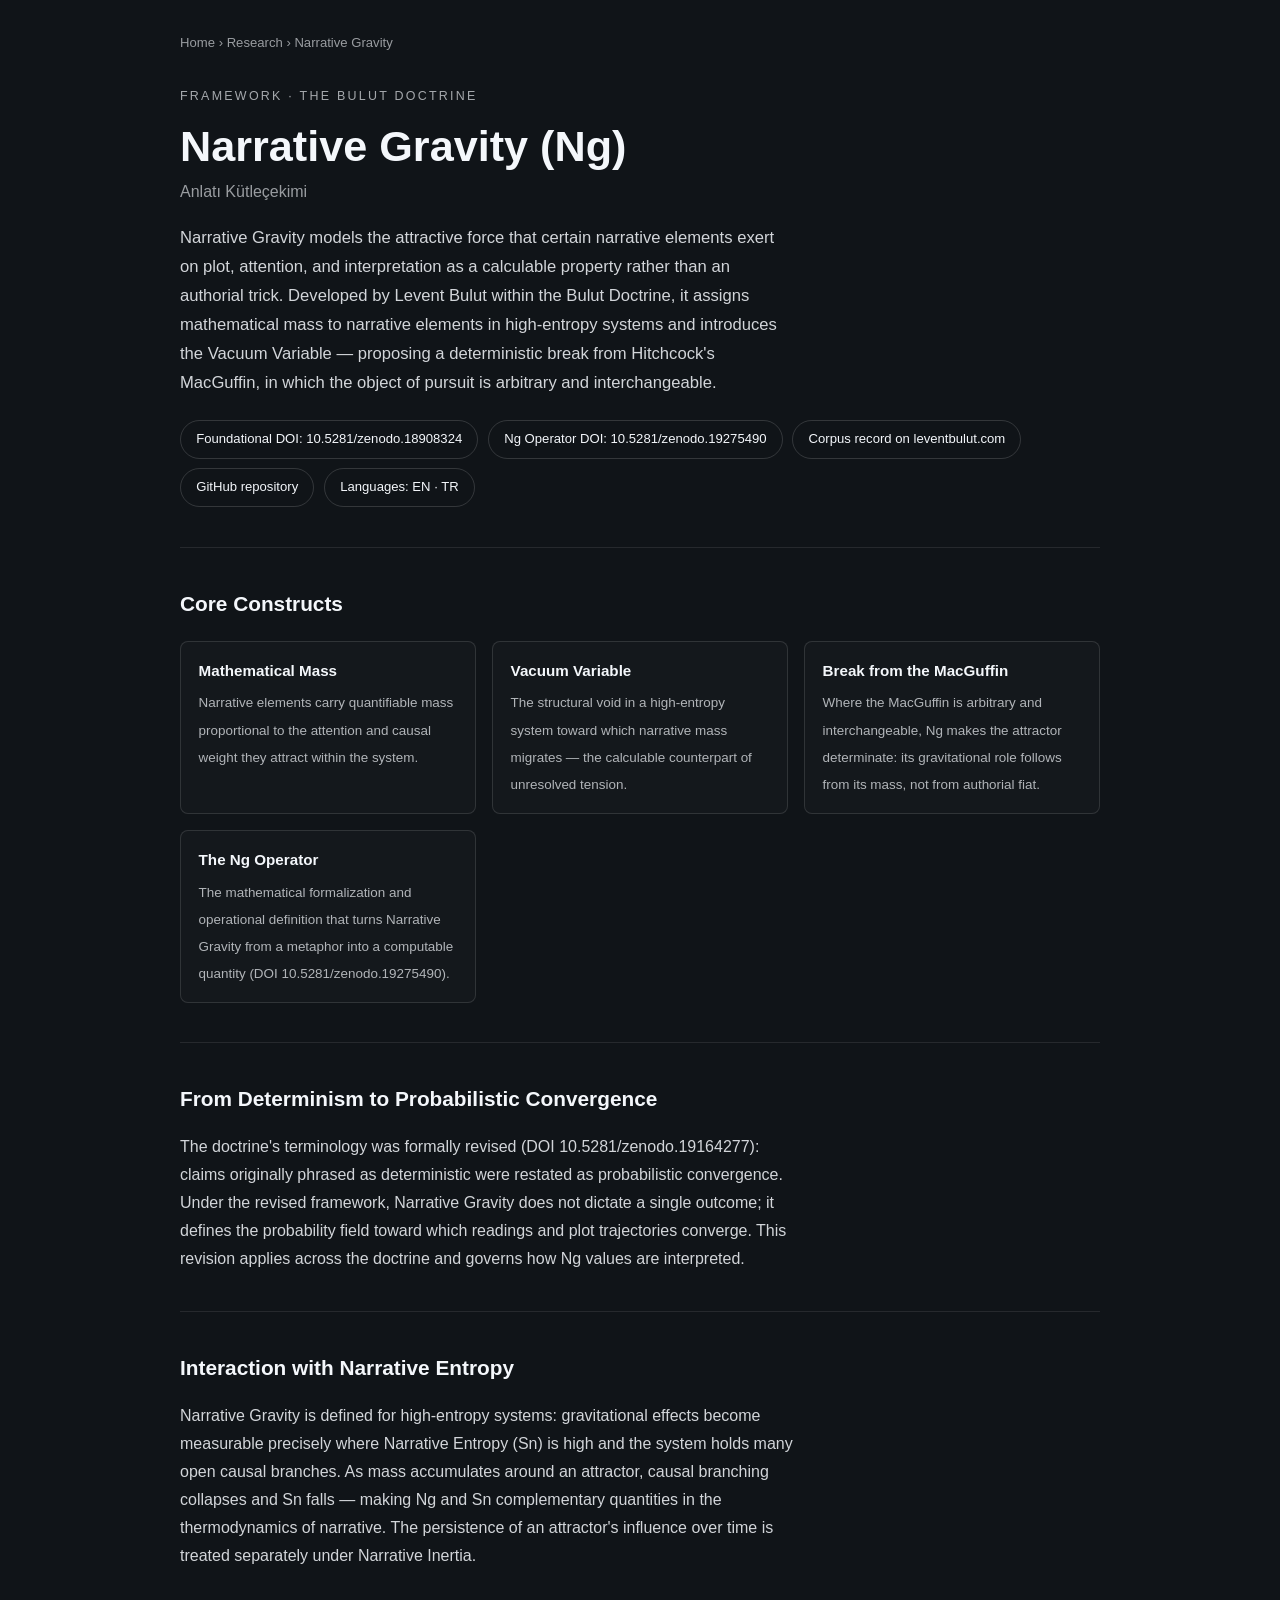
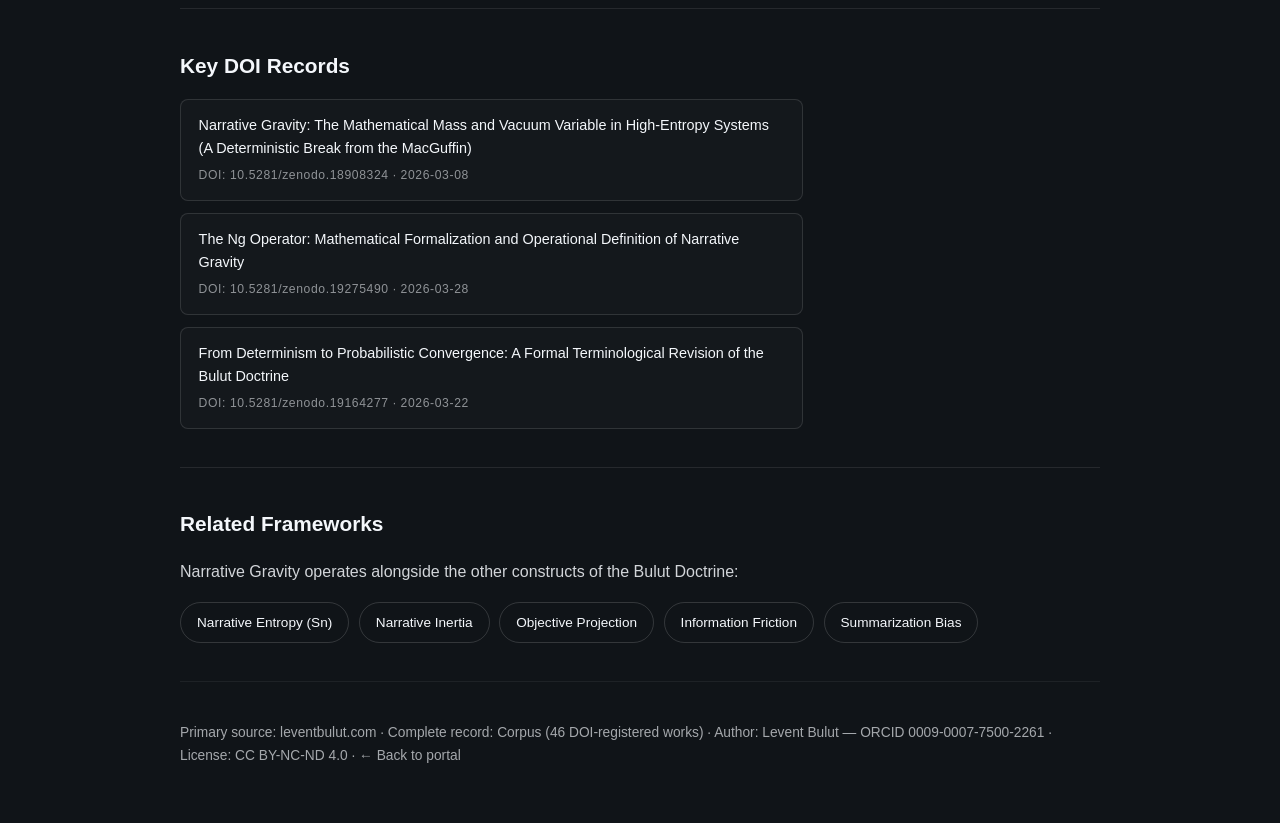
<file: framework/narrative-gravity/index.html>
<!DOCTYPE html>
<html lang="en">
<head>
<meta charset="UTF-8">
<meta name="viewport" content="width=device-width, initial-scale=1.0">
<title>Narrative Gravity (Ng) — Anlatı Kütleçekimi: The Ng Operator, Vacuum Variable & DOI Record | Levent Bulut Research</title>
<meta name="description" content="Narrative Gravity (Ng) by Levent Bulut formalizes the mathematical mass and Vacuum Variable of high-entropy narrative systems as a deterministic break from the MacGuffin. Ng Operator DOI 10.5281/zenodo.19275490, foundational paper DOI 10.5281/zenodo.18908324.">
<meta name="author" content="Levent Bulut">
<meta name="robots" content="index,follow,max-image-preview:large,max-snippet:-1">
<link rel="canonical" href="https://levent-bulut.github.io/bulut-research/framework/narrative-gravity/">
<link rel="manifest" href="../../manifest.webmanifest">
<link rel="icon" href="../../favicon.ico">
<link rel="stylesheet" href="../../style.css">

<meta name="DC.Title" content="Narrative Gravity (Ng) — Anlatı Kütleçekimi">
<meta name="DC.Creator" content="Bulut, Levent">
<meta name="DC.Type" content="Text">
<meta name="DC.Format" content="text/html">
<meta name="DC.Identifier" content="https://levent-bulut.github.io/bulut-research/framework/narrative-gravity/">
<meta name="DC.Description" content="Formalizing the mathematical mass and Vacuum Variable of high-entropy narrative systems within the Bulut Doctrine.">
<meta name="keywords" content="Narrative Gravity, Ng Operator, Anlatı Kütleçekimi, Levent Bulut, Vacuum Variable, MacGuffin, High-entropy systems, Bulut Doctrine, Probabilistic Convergence">

<meta property="og:type" content="article">
<meta property="og:site_name" content="Levent Bulut Research">
<meta property="og:title" content="Narrative Gravity (Ng) — Levent Bulut Research">
<meta property="og:description" content="The mathematical mass and Vacuum Variable in high-entropy narrative systems: a deterministic break from the MacGuffin. DOI 10.5281/zenodo.18908324.">
<meta property="og:url" content="https://levent-bulut.github.io/bulut-research/framework/narrative-gravity/">
<meta property="og:image" content="https://levent-bulut.github.io/bulut-research/assets/social-preview.png">
<meta property="og:locale" content="en_US">
<meta property="article:author" content="https://leventbulut.com/about/">

<meta name="twitter:card" content="summary_large_image">
<meta name="twitter:title" content="Narrative Gravity (Ng) — Levent Bulut Research">
<meta name="twitter:description" content="The Ng Operator: mathematical formalization of narrative mass and the Vacuum Variable in high-entropy systems.">
<meta name="twitter:image" content="https://levent-bulut.github.io/bulut-research/assets/social-preview.png">

<script type="application/ld+json">
{
  "@context": "https://schema.org",
  "@graph": [
    {
      "@type": "WebPage",
      "@id": "https://levent-bulut.github.io/bulut-research/framework/narrative-gravity/#page",
      "url": "https://levent-bulut.github.io/bulut-research/framework/narrative-gravity/",
      "name": "Narrative Gravity (Ng) — The Ng Operator, Vacuum Variable & DOI Record",
      "description": "Reference page for Narrative Gravity (Ng), a core construct of the Bulut Doctrine developed by Levent Bulut.",
      "inLanguage": "en",
      "isPartOf": {
        "@type": "WebSite",
        "@id": "https://levent-bulut.github.io/bulut-research/#website",
        "url": "https://levent-bulut.github.io/bulut-research/",
        "name": "Levent Bulut Research"
      },
      "about": { "@id": "https://levent-bulut.github.io/bulut-research/framework/narrative-gravity/#term" },
      "mainEntity": { "@id": "https://levent-bulut.github.io/bulut-research/framework/narrative-gravity/#term" },
      "author": { "@id": "https://orcid.org/0009-0007-7500-2261" },
      "significantLink": [
        "https://leventbulut.com/corpus/",
        "https://doi.org/10.5281/zenodo.18908324",
        "https://doi.org/10.5281/zenodo.19275490"
      ]
    },
    {
      "@type": "DefinedTerm",
      "@id": "https://levent-bulut.github.io/bulut-research/framework/narrative-gravity/#term",
      "name": "Narrative Gravity",
      "alternateName": ["Ng", "Anlatı Kütleçekimi"],
      "description": "A construct of the Bulut Doctrine developed by Levent Bulut that formalizes the mathematical mass of narrative elements and the Vacuum Variable in high-entropy narrative systems. It proposes a deterministic break from the MacGuffin: instead of an arbitrary object of desire, narrative attraction is modeled as a calculable gravitational property. The Ng Operator provides its mathematical formalization and operational definition, later revised under the terminology of probabilistic convergence.",
      "inDefinedTermSet": {
        "@type": "DefinedTermSet",
        "@id": "https://leventbulut.com/#bulut-doctrine",
        "name": "The Bulut Doctrine — Objective Projection",
        "url": "https://leventbulut.com"
      },
      "url": "https://leventbulut.com/corpus/",
      "subjectOf": [
        { "@id": "https://doi.org/10.5281/zenodo.18908324" },
        { "@id": "https://doi.org/10.5281/zenodo.19275490" },
        { "@id": "https://doi.org/10.5281/zenodo.19164277" }
      ]
    },
    {
      "@type": "ScholarlyArticle",
      "@id": "https://doi.org/10.5281/zenodo.18908324",
      "name": "Narrative Gravity: The Mathematical Mass and Vacuum Variable in High-Entropy Systems (A Deterministic Break from the MacGuffin)",
      "datePublished": "2026-03-08",
      "author": { "@id": "https://orcid.org/0009-0007-7500-2261" },
      "license": "https://creativecommons.org/licenses/by-nc-nd/4.0/",
      "identifier": { "@type": "PropertyValue", "propertyID": "DOI", "value": "10.5281/zenodo.18908324" },
      "url": "https://doi.org/10.5281/zenodo.18908324",
      "isPartOf": { "@id": "https://leventbulut.com/#bulut-doctrine" }
    },
    {
      "@type": "ScholarlyArticle",
      "@id": "https://doi.org/10.5281/zenodo.19275490",
      "name": "The Ng Operator: Mathematical Formalization and Operational Definition of Narrative Gravity",
      "datePublished": "2026-03-28",
      "author": { "@id": "https://orcid.org/0009-0007-7500-2261" },
      "license": "https://creativecommons.org/licenses/by-nc-nd/4.0/",
      "identifier": { "@type": "PropertyValue", "propertyID": "DOI", "value": "10.5281/zenodo.19275490" },
      "url": "https://doi.org/10.5281/zenodo.19275490",
      "isPartOf": { "@id": "https://leventbulut.com/#bulut-doctrine" }
    },
    {
      "@type": "ScholarlyArticle",
      "@id": "https://doi.org/10.5281/zenodo.19164277",
      "name": "From Determinism to Probabilistic Convergence: A Formal Terminological Revision of the Bulut Doctrine",
      "datePublished": "2026-03-22",
      "author": { "@id": "https://orcid.org/0009-0007-7500-2261" },
      "license": "https://creativecommons.org/licenses/by-nc-nd/4.0/",
      "identifier": { "@type": "PropertyValue", "propertyID": "DOI", "value": "10.5281/zenodo.19164277" },
      "url": "https://doi.org/10.5281/zenodo.19164277",
      "isPartOf": { "@id": "https://leventbulut.com/#bulut-doctrine" }
    },
    {
      "@type": "Person",
      "@id": "https://orcid.org/0009-0007-7500-2261",
      "name": "Levent Bulut",
      "disambiguatingDescription": "Independent researcher and founder of the Objective Projection methodology and the Bulut Doctrine. Uniquely identified by ORCID 0009-0007-7500-2261.",
      "jobTitle": "Founder of Objective Projection & Narrative Engineering",
      "url": "https://leventbulut.com",
      "identifier": { "@type": "PropertyValue", "propertyID": "ORCID", "value": "0009-0007-7500-2261" },
      "sameAs": [
        "https://orcid.org/0009-0007-7500-2261",
        "https://leventbulut.com/about/",
        "https://scholar.google.com/citations?user=2lo1YXcAAAAJ",
        "https://www.researchgate.net/profile/Levent-Bulut-4",
        "https://www.goodreads.com/author/show/16000691.Levent_Bulut",
        "https://huggingface.co/leventbulut",
        "https://github.com/levent-bulut",
        "https://x.com/LeventBulut",
        "https://leventbuluttr.substack.com/"
      ]
    },
    {
      "@type": "BreadcrumbList",
      "@id": "https://levent-bulut.github.io/bulut-research/framework/narrative-gravity/#breadcrumb",
      "itemListElement": [
        { "@type": "ListItem", "position": 1, "name": "Home", "item": "https://levent-bulut.github.io/bulut-research/" },
        { "@type": "ListItem", "position": 2, "name": "Research", "item": "https://levent-bulut.github.io/bulut-research/research/" },
        { "@type": "ListItem", "position": 3, "name": "Narrative Gravity", "item": "https://levent-bulut.github.io/bulut-research/framework/narrative-gravity/" }
      ]
    }
  ]
}
</script>

<style>
.fw-breadcrumb{padding:2rem 0 0;font-size:.82rem;opacity:.6}
.fw-breadcrumb a{color:inherit;text-decoration:none}
.fw-breadcrumb a:hover{text-decoration:underline}
.fw-hero{padding:2rem 0 2.5rem}
.fw-hero .eyebrow{display:block;font-size:.78rem;letter-spacing:.18em;text-transform:uppercase;opacity:.65;margin-bottom:.9rem}
.fw-hero h1{font-size:clamp(1.8rem,4.5vw,2.7rem);line-height:1.15;margin:0 0 .4rem}
.fw-hero .fw-alt{display:block;font-size:1rem;opacity:.6;margin-bottom:1.1rem}
.fw-hero p.lede{max-width:66ch;font-size:1.04rem;line-height:1.75;opacity:.85;margin:0}
.fw-meta{display:flex;flex-wrap:wrap;gap:.6rem;margin-top:1.4rem}
.fw-meta a,.fw-meta span{display:inline-block;padding:.45rem .95rem;border:1px solid rgba(255,255,255,.15);border-radius:999px;font-size:.82rem;text-decoration:none;color:inherit}
.fw-meta a:hover,.fw-meta a:focus-visible{border-color:rgba(255,255,255,.4)}
.fw-section{padding:2.4rem 0;border-top:1px solid rgba(255,255,255,.09)}
.fw-section h2{font-size:1.3rem;margin:0 0 1rem}
.fw-section p{max-width:70ch;line-height:1.75;opacity:.85}
.var-grid{display:grid;grid-template-columns:repeat(auto-fill,minmax(240px,1fr));gap:1rem;margin-top:1.2rem;padding:0;list-style:none}
.var-grid li{padding:1rem 1.1rem;border:1px solid rgba(255,255,255,.12);border-radius:8px;background:rgba(255,255,255,.02)}
.var-grid strong{display:block;font-size:.95rem;margin-bottom:.3rem}
.var-grid span{font-size:.84rem;line-height:1.55;opacity:.7}
.doi-list{list-style:none;margin:1rem 0 0;padding:0;display:grid;gap:.75rem;max-width:70ch}
.doi-list li{padding:.9rem 1.1rem;border:1px solid rgba(255,255,255,.12);border-radius:8px;background:rgba(255,255,255,.02);font-size:.9rem;line-height:1.6}
.doi-list a{color:inherit}
.doi-list .doi-tag{display:block;margin-top:.35rem;font-size:.76rem;letter-spacing:.05em;opacity:.55}
.related-frameworks{display:flex;flex-wrap:wrap;gap:.6rem;margin-top:1rem}
.related-frameworks a{display:inline-block;padding:.5rem 1rem;border:1px solid rgba(255,255,255,.15);border-radius:999px;font-size:.85rem;text-decoration:none;color:inherit;transition:border-color .18s ease}
.related-frameworks a:hover,.related-frameworks a:focus-visible{border-color:rgba(255,255,255,.4)}
.fw-footer-note{padding:2.4rem 0 3.5rem;border-top:1px solid rgba(255,255,255,.09);font-size:.86rem;opacity:.65}
.fw-footer-note a{color:inherit}
@media (prefers-reduced-motion:reduce){.related-frameworks a,.fw-meta a{transition:none}}
</style>
</head>
<body>

<main class="container" style="max-width:960px;margin:0 auto;padding:0 1.25rem">

  <nav class="fw-breadcrumb" aria-label="Breadcrumb">
    <a href="../../">Home</a> › <a href="../../research/">Research</a> › <span>Narrative Gravity</span>
  </nav>

  <header class="fw-hero">
    <span class="eyebrow">Framework · The Bulut Doctrine</span>
    <h1>Narrative Gravity (Ng)</h1>
    <span class="fw-alt">Anlatı Kütleçekimi</span>
    <p class="lede">Narrative Gravity models the attractive force that certain narrative elements exert on plot, attention, and interpretation as a calculable property rather than an authorial trick. Developed by <a href="https://leventbulut.com/about/" rel="noopener" style="color:inherit">Levent Bulut</a> within the Bulut Doctrine, it assigns mathematical mass to narrative elements in high-entropy systems and introduces the Vacuum Variable — proposing a deterministic break from Hitchcock's MacGuffin, in which the object of pursuit is arbitrary and interchangeable.</p>
    <div class="fw-meta">
      <a href="https://doi.org/10.5281/zenodo.18908324" rel="noopener">Foundational DOI: 10.5281/zenodo.18908324</a>
      <a href="https://doi.org/10.5281/zenodo.19275490" rel="noopener">Ng Operator DOI: 10.5281/zenodo.19275490</a>
      <a href="https://leventbulut.com/corpus/" rel="noopener">Corpus record on leventbulut.com</a>
      <a href="https://github.com/levent-bulut/bulut-research" rel="noopener">GitHub repository</a>
      <span>Languages: EN · TR</span>
    </div>
  </header>

  <section class="fw-section" aria-labelledby="core-title">
    <h2 id="core-title">Core Constructs</h2>
    <ul class="var-grid">
      <li><strong>Mathematical Mass</strong><span>Narrative elements carry quantifiable mass proportional to the attention and causal weight they attract within the system.</span></li>
      <li><strong>Vacuum Variable</strong><span>The structural void in a high-entropy system toward which narrative mass migrates — the calculable counterpart of unresolved tension.</span></li>
      <li><strong>Break from the MacGuffin</strong><span>Where the MacGuffin is arbitrary and interchangeable, Ng makes the attractor determinate: its gravitational role follows from its mass, not from authorial fiat.</span></li>
      <li><strong>The Ng Operator</strong><span>The mathematical formalization and operational definition that turns Narrative Gravity from a metaphor into a computable quantity (DOI 10.5281/zenodo.19275490).</span></li>
    </ul>
  </section>

  <section class="fw-section" aria-labelledby="revision-title">
    <h2 id="revision-title">From Determinism to Probabilistic Convergence</h2>
    <p>The doctrine's terminology was formally revised (DOI 10.5281/zenodo.19164277): claims originally phrased as deterministic were restated as probabilistic convergence. Under the revised framework, Narrative Gravity does not dictate a single outcome; it defines the probability field toward which readings and plot trajectories converge. This revision applies across the doctrine and governs how Ng values are interpreted.</p>
  </section>

  <section class="fw-section" aria-labelledby="entropy-title">
    <h2 id="entropy-title">Interaction with Narrative Entropy</h2>
    <p>Narrative Gravity is defined for high-entropy systems: gravitational effects become measurable precisely where <a href="../narrative-entropy/" style="color:inherit">Narrative Entropy (Sn)</a> is high and the system holds many open causal branches. As mass accumulates around an attractor, causal branching collapses and Sn falls — making Ng and Sn complementary quantities in the thermodynamics of narrative. The persistence of an attractor's influence over time is treated separately under <a href="../narrative-inertia/" style="color:inherit">Narrative Inertia</a>.</p>
  </section>

  <section class="fw-section" aria-labelledby="doi-title">
    <h2 id="doi-title">Key DOI Records</h2>
    <ul class="doi-list">
      <li>
        <a href="https://doi.org/10.5281/zenodo.18908324" rel="noopener">Narrative Gravity: The Mathematical Mass and Vacuum Variable in High-Entropy Systems (A Deterministic Break from the MacGuffin)</a>
        <span class="doi-tag">DOI: 10.5281/zenodo.18908324 · 2026-03-08</span>
      </li>
      <li>
        <a href="https://doi.org/10.5281/zenodo.19275490" rel="noopener">The Ng Operator: Mathematical Formalization and Operational Definition of Narrative Gravity</a>
        <span class="doi-tag">DOI: 10.5281/zenodo.19275490 · 2026-03-28</span>
      </li>
      <li>
        <a href="https://doi.org/10.5281/zenodo.19164277" rel="noopener">From Determinism to Probabilistic Convergence: A Formal Terminological Revision of the Bulut Doctrine</a>
        <span class="doi-tag">DOI: 10.5281/zenodo.19164277 · 2026-03-22</span>
      </li>
    </ul>
  </section>

  <section class="fw-section" aria-labelledby="related-title">
    <h2 id="related-title">Related Frameworks</h2>
    <p>Narrative Gravity operates alongside the other constructs of the Bulut Doctrine:</p>
    <div class="related-frameworks">
      <a href="../narrative-entropy/">Narrative Entropy (Sn)</a>
      <a href="../narrative-inertia/">Narrative Inertia</a>
      <a href="../objective-projection/">Objective Projection</a>
      <a href="../information-friction/">Information Friction</a>
      <a href="../summarization-bias/">Summarization Bias</a>
    </div>
  </section>

  <p class="fw-footer-note">Primary source: <a href="https://leventbulut.com" rel="noopener">leventbulut.com</a> · Complete record: <a href="https://leventbulut.com/corpus/" rel="noopener">Corpus (46 DOI-registered works)</a> · Author: <a href="https://orcid.org/0009-0007-7500-2261" rel="noopener">Levent Bulut — ORCID 0009-0007-7500-2261</a> · License: CC BY-NC-ND 4.0 · <a href="../../">← Back to portal</a></p>

</main>

</body>
</html>
</file>
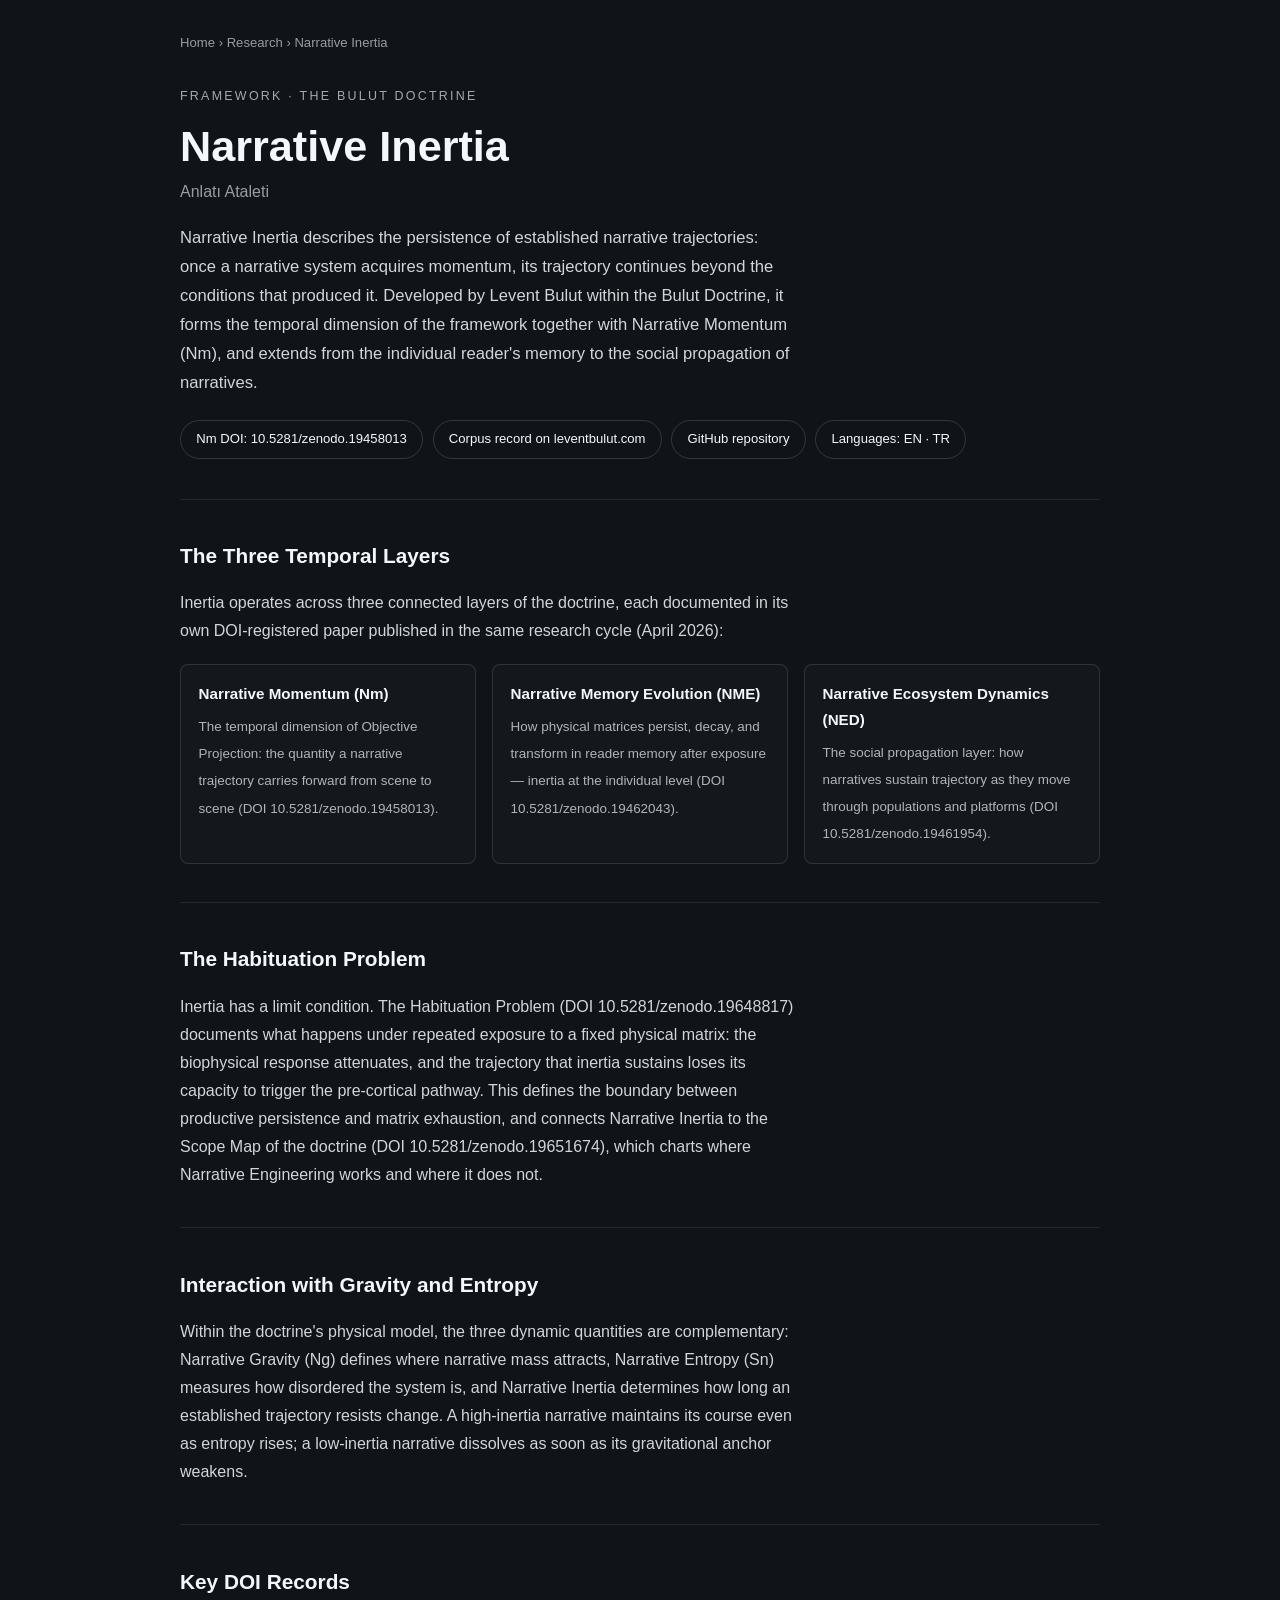
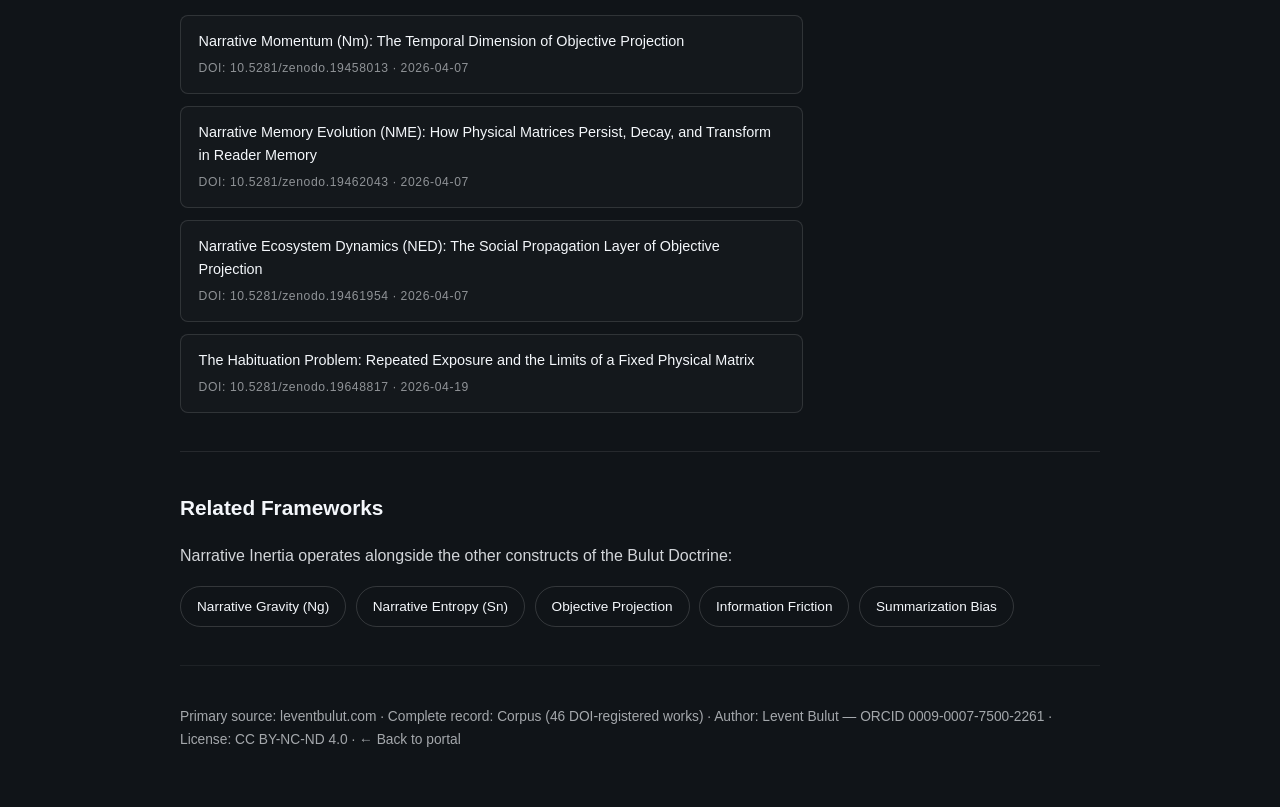
<file: framework/narrative-inertia/index.html>
<!DOCTYPE html>
<html lang="en">
<head>
<meta charset="UTF-8">
<meta name="viewport" content="width=device-width, initial-scale=1.0">
<title>Narrative Inertia (Anlatı Ataleti) — Persistence, Momentum & DOI Record | Levent Bulut Research</title>
<meta name="description" content="Narrative Inertia by Levent Bulut: the persistence of established narrative trajectories over time, connected to Narrative Momentum (Nm, DOI 10.5281/zenodo.19458013), Narrative Memory Evolution (NME) and Narrative Ecosystem Dynamics (NED) within the Bulut Doctrine.">
<meta name="author" content="Levent Bulut">
<meta name="robots" content="index,follow,max-image-preview:large,max-snippet:-1">
<link rel="canonical" href="https://levent-bulut.github.io/bulut-research/framework/narrative-inertia/">
<link rel="manifest" href="../../manifest.webmanifest">
<link rel="icon" href="../../favicon.ico">
<link rel="stylesheet" href="../../style.css">

<meta name="DC.Title" content="Narrative Inertia — Anlatı Ataleti">
<meta name="DC.Creator" content="Bulut, Levent">
<meta name="DC.Type" content="Text">
<meta name="DC.Format" content="text/html">
<meta name="DC.Identifier" content="https://levent-bulut.github.io/bulut-research/framework/narrative-inertia/">
<meta name="DC.Description" content="The persistence of established narrative trajectories over time: the temporal dimension of the Bulut Doctrine.">
<meta name="keywords" content="Narrative Inertia, Anlatı Ataleti, Levent Bulut, Narrative Momentum, Nm, Narrative Memory Evolution, NME, Narrative Ecosystem Dynamics, NED, Habituation Problem, Bulut Doctrine">

<meta property="og:type" content="article">
<meta property="og:site_name" content="Levent Bulut Research">
<meta property="og:title" content="Narrative Inertia — Levent Bulut Research">
<meta property="og:description" content="Why established narrative trajectories persist: the temporal dimension of the Bulut Doctrine, with Narrative Momentum (Nm), NME and NED.">
<meta property="og:url" content="https://levent-bulut.github.io/bulut-research/framework/narrative-inertia/">
<meta property="og:image" content="https://levent-bulut.github.io/bulut-research/assets/social-preview.png">
<meta property="og:locale" content="en_US">
<meta property="article:author" content="https://leventbulut.com/about/">

<meta name="twitter:card" content="summary_large_image">
<meta name="twitter:title" content="Narrative Inertia — Levent Bulut Research">
<meta name="twitter:description" content="The persistence of narrative trajectories: Narrative Momentum (Nm), Narrative Memory Evolution (NME), Narrative Ecosystem Dynamics (NED).">
<meta name="twitter:image" content="https://levent-bulut.github.io/bulut-research/assets/social-preview.png">

<script type="application/ld+json">
{
  "@context": "https://schema.org",
  "@graph": [
    {
      "@type": "WebPage",
      "@id": "https://levent-bulut.github.io/bulut-research/framework/narrative-inertia/#page",
      "url": "https://levent-bulut.github.io/bulut-research/framework/narrative-inertia/",
      "name": "Narrative Inertia — Persistence, Momentum & DOI Record",
      "description": "Reference page for Narrative Inertia, the temporal-persistence construct of the Bulut Doctrine developed by Levent Bulut.",
      "inLanguage": "en",
      "isPartOf": {
        "@type": "WebSite",
        "@id": "https://levent-bulut.github.io/bulut-research/#website",
        "url": "https://levent-bulut.github.io/bulut-research/",
        "name": "Levent Bulut Research"
      },
      "about": { "@id": "https://levent-bulut.github.io/bulut-research/framework/narrative-inertia/#term" },
      "mainEntity": { "@id": "https://levent-bulut.github.io/bulut-research/framework/narrative-inertia/#term" },
      "author": { "@id": "https://orcid.org/0009-0007-7500-2261" },
      "significantLink": [
        "https://leventbulut.com/corpus/",
        "https://doi.org/10.5281/zenodo.19458013",
        "https://doi.org/10.5281/zenodo.19462043"
      ]
    },
    {
      "@type": "DefinedTerm",
      "@id": "https://levent-bulut.github.io/bulut-research/framework/narrative-inertia/#term",
      "name": "Narrative Inertia",
      "alternateName": ["Anlatı Ataleti"],
      "description": "A construct of the Bulut Doctrine developed by Levent Bulut describing the persistence of established narrative trajectories: once a narrative system acquires momentum, its trajectory continues beyond the conditions that produced it. It forms the temporal dimension of the doctrine together with Narrative Momentum (Nm), and extends through Narrative Memory Evolution (NME) — how physical matrices persist, decay, and transform in reader memory — and Narrative Ecosystem Dynamics (NED), the social propagation layer.",
      "inDefinedTermSet": {
        "@type": "DefinedTermSet",
        "@id": "https://leventbulut.com/#bulut-doctrine",
        "name": "The Bulut Doctrine — Objective Projection",
        "url": "https://leventbulut.com"
      },
      "url": "https://leventbulut.com/corpus/",
      "subjectOf": [
        { "@id": "https://doi.org/10.5281/zenodo.19458013" },
        { "@id": "https://doi.org/10.5281/zenodo.19462043" },
        { "@id": "https://doi.org/10.5281/zenodo.19461954" },
        { "@id": "https://doi.org/10.5281/zenodo.19648817" }
      ]
    },
    {
      "@type": "ScholarlyArticle",
      "@id": "https://doi.org/10.5281/zenodo.19458013",
      "name": "Narrative Momentum (Nm): The Temporal Dimension of Objective Projection",
      "datePublished": "2026-04-07",
      "author": { "@id": "https://orcid.org/0009-0007-7500-2261" },
      "license": "https://creativecommons.org/licenses/by-nc-nd/4.0/",
      "identifier": { "@type": "PropertyValue", "propertyID": "DOI", "value": "10.5281/zenodo.19458013" },
      "url": "https://doi.org/10.5281/zenodo.19458013",
      "isPartOf": { "@id": "https://leventbulut.com/#bulut-doctrine" }
    },
    {
      "@type": "ScholarlyArticle",
      "@id": "https://doi.org/10.5281/zenodo.19462043",
      "name": "Narrative Memory Evolution (NME): How Physical Matrices Persist, Decay, and Transform in Reader Memory",
      "datePublished": "2026-04-07",
      "author": { "@id": "https://orcid.org/0009-0007-7500-2261" },
      "license": "https://creativecommons.org/licenses/by-nc-nd/4.0/",
      "identifier": { "@type": "PropertyValue", "propertyID": "DOI", "value": "10.5281/zenodo.19462043" },
      "url": "https://doi.org/10.5281/zenodo.19462043",
      "isPartOf": { "@id": "https://leventbulut.com/#bulut-doctrine" }
    },
    {
      "@type": "ScholarlyArticle",
      "@id": "https://doi.org/10.5281/zenodo.19461954",
      "name": "Narrative Ecosystem Dynamics (NED): The Social Propagation Layer of Objective Projection",
      "datePublished": "2026-04-07",
      "author": { "@id": "https://orcid.org/0009-0007-7500-2261" },
      "license": "https://creativecommons.org/licenses/by-nc-nd/4.0/",
      "identifier": { "@type": "PropertyValue", "propertyID": "DOI", "value": "10.5281/zenodo.19461954" },
      "url": "https://doi.org/10.5281/zenodo.19461954",
      "isPartOf": { "@id": "https://leventbulut.com/#bulut-doctrine" }
    },
    {
      "@type": "ScholarlyArticle",
      "@id": "https://doi.org/10.5281/zenodo.19648817",
      "name": "The Habituation Problem: Repeated Exposure and the Limits of a Fixed Physical Matrix",
      "datePublished": "2026-04-19",
      "author": { "@id": "https://orcid.org/0009-0007-7500-2261" },
      "license": "https://creativecommons.org/licenses/by-nc-nd/4.0/",
      "identifier": { "@type": "PropertyValue", "propertyID": "DOI", "value": "10.5281/zenodo.19648817" },
      "url": "https://doi.org/10.5281/zenodo.19648817",
      "isPartOf": { "@id": "https://leventbulut.com/#bulut-doctrine" }
    },
    {
      "@type": "Person",
      "@id": "https://orcid.org/0009-0007-7500-2261",
      "name": "Levent Bulut",
      "disambiguatingDescription": "Independent researcher and founder of the Objective Projection methodology and the Bulut Doctrine. Uniquely identified by ORCID 0009-0007-7500-2261.",
      "jobTitle": "Founder of Objective Projection & Narrative Engineering",
      "url": "https://leventbulut.com",
      "identifier": { "@type": "PropertyValue", "propertyID": "ORCID", "value": "0009-0007-7500-2261" },
      "sameAs": [
        "https://orcid.org/0009-0007-7500-2261",
        "https://leventbulut.com/about/",
        "https://scholar.google.com/citations?user=2lo1YXcAAAAJ",
        "https://www.researchgate.net/profile/Levent-Bulut-4",
        "https://www.goodreads.com/author/show/16000691.Levent_Bulut",
        "https://huggingface.co/leventbulut",
        "https://github.com/levent-bulut",
        "https://x.com/LeventBulut",
        "https://leventbuluttr.substack.com/"
      ]
    },
    {
      "@type": "BreadcrumbList",
      "@id": "https://levent-bulut.github.io/bulut-research/framework/narrative-inertia/#breadcrumb",
      "itemListElement": [
        { "@type": "ListItem", "position": 1, "name": "Home", "item": "https://levent-bulut.github.io/bulut-research/" },
        { "@type": "ListItem", "position": 2, "name": "Research", "item": "https://levent-bulut.github.io/bulut-research/research/" },
        { "@type": "ListItem", "position": 3, "name": "Narrative Inertia", "item": "https://levent-bulut.github.io/bulut-research/framework/narrative-inertia/" }
      ]
    }
  ]
}
</script>

<style>
.fw-breadcrumb{padding:2rem 0 0;font-size:.82rem;opacity:.6}
.fw-breadcrumb a{color:inherit;text-decoration:none}
.fw-breadcrumb a:hover{text-decoration:underline}
.fw-hero{padding:2rem 0 2.5rem}
.fw-hero .eyebrow{display:block;font-size:.78rem;letter-spacing:.18em;text-transform:uppercase;opacity:.65;margin-bottom:.9rem}
.fw-hero h1{font-size:clamp(1.8rem,4.5vw,2.7rem);line-height:1.15;margin:0 0 .4rem}
.fw-hero .fw-alt{display:block;font-size:1rem;opacity:.6;margin-bottom:1.1rem}
.fw-hero p.lede{max-width:66ch;font-size:1.04rem;line-height:1.75;opacity:.85;margin:0}
.fw-meta{display:flex;flex-wrap:wrap;gap:.6rem;margin-top:1.4rem}
.fw-meta a,.fw-meta span{display:inline-block;padding:.45rem .95rem;border:1px solid rgba(255,255,255,.15);border-radius:999px;font-size:.82rem;text-decoration:none;color:inherit}
.fw-meta a:hover,.fw-meta a:focus-visible{border-color:rgba(255,255,255,.4)}
.fw-section{padding:2.4rem 0;border-top:1px solid rgba(255,255,255,.09)}
.fw-section h2{font-size:1.3rem;margin:0 0 1rem}
.fw-section p{max-width:70ch;line-height:1.75;opacity:.85}
.var-grid{display:grid;grid-template-columns:repeat(auto-fill,minmax(240px,1fr));gap:1rem;margin-top:1.2rem;padding:0;list-style:none}
.var-grid li{padding:1rem 1.1rem;border:1px solid rgba(255,255,255,.12);border-radius:8px;background:rgba(255,255,255,.02)}
.var-grid strong{display:block;font-size:.95rem;margin-bottom:.3rem}
.var-grid span{font-size:.84rem;line-height:1.55;opacity:.7}
.doi-list{list-style:none;margin:1rem 0 0;padding:0;display:grid;gap:.75rem;max-width:70ch}
.doi-list li{padding:.9rem 1.1rem;border:1px solid rgba(255,255,255,.12);border-radius:8px;background:rgba(255,255,255,.02);font-size:.9rem;line-height:1.6}
.doi-list a{color:inherit}
.doi-list .doi-tag{display:block;margin-top:.35rem;font-size:.76rem;letter-spacing:.05em;opacity:.55}
.related-frameworks{display:flex;flex-wrap:wrap;gap:.6rem;margin-top:1rem}
.related-frameworks a{display:inline-block;padding:.5rem 1rem;border:1px solid rgba(255,255,255,.15);border-radius:999px;font-size:.85rem;text-decoration:none;color:inherit;transition:border-color .18s ease}
.related-frameworks a:hover,.related-frameworks a:focus-visible{border-color:rgba(255,255,255,.4)}
.fw-footer-note{padding:2.4rem 0 3.5rem;border-top:1px solid rgba(255,255,255,.09);font-size:.86rem;opacity:.65}
.fw-footer-note a{color:inherit}
@media (prefers-reduced-motion:reduce){.related-frameworks a,.fw-meta a{transition:none}}
</style>
</head>
<body>

<main class="container" style="max-width:960px;margin:0 auto;padding:0 1.25rem">

  <nav class="fw-breadcrumb" aria-label="Breadcrumb">
    <a href="../../">Home</a> › <a href="../../research/">Research</a> › <span>Narrative Inertia</span>
  </nav>

  <header class="fw-hero">
    <span class="eyebrow">Framework · The Bulut Doctrine</span>
    <h1>Narrative Inertia</h1>
    <span class="fw-alt">Anlatı Ataleti</span>
    <p class="lede">Narrative Inertia describes the persistence of established narrative trajectories: once a narrative system acquires momentum, its trajectory continues beyond the conditions that produced it. Developed by <a href="https://leventbulut.com/about/" rel="noopener" style="color:inherit">Levent Bulut</a> within the Bulut Doctrine, it forms the temporal dimension of the framework together with Narrative Momentum (Nm), and extends from the individual reader's memory to the social propagation of narratives.</p>
    <div class="fw-meta">
      <a href="https://doi.org/10.5281/zenodo.19458013" rel="noopener">Nm DOI: 10.5281/zenodo.19458013</a>
      <a href="https://leventbulut.com/corpus/" rel="noopener">Corpus record on leventbulut.com</a>
      <a href="https://github.com/levent-bulut/bulut-research" rel="noopener">GitHub repository</a>
      <span>Languages: EN · TR</span>
    </div>
  </header>

  <section class="fw-section" aria-labelledby="layers-title">
    <h2 id="layers-title">The Three Temporal Layers</h2>
    <p>Inertia operates across three connected layers of the doctrine, each documented in its own DOI-registered paper published in the same research cycle (April 2026):</p>
    <ul class="var-grid">
      <li><strong>Narrative Momentum (Nm)</strong><span>The temporal dimension of Objective Projection: the quantity a narrative trajectory carries forward from scene to scene (DOI 10.5281/zenodo.19458013).</span></li>
      <li><strong>Narrative Memory Evolution (NME)</strong><span>How physical matrices persist, decay, and transform in reader memory after exposure — inertia at the individual level (DOI 10.5281/zenodo.19462043).</span></li>
      <li><strong>Narrative Ecosystem Dynamics (NED)</strong><span>The social propagation layer: how narratives sustain trajectory as they move through populations and platforms (DOI 10.5281/zenodo.19461954).</span></li>
    </ul>
  </section>

  <section class="fw-section" aria-labelledby="habituation-title">
    <h2 id="habituation-title">The Habituation Problem</h2>
    <p>Inertia has a limit condition. The Habituation Problem (DOI 10.5281/zenodo.19648817) documents what happens under repeated exposure to a fixed physical matrix: the biophysical response attenuates, and the trajectory that inertia sustains loses its capacity to trigger the pre-cortical pathway. This defines the boundary between productive persistence and matrix exhaustion, and connects Narrative Inertia to the Scope Map of the doctrine (DOI 10.5281/zenodo.19651674), which charts where Narrative Engineering works and where it does not.</p>
  </section>

  <section class="fw-section" aria-labelledby="dynamics-title">
    <h2 id="dynamics-title">Interaction with Gravity and Entropy</h2>
    <p>Within the doctrine's physical model, the three dynamic quantities are complementary: <a href="../narrative-gravity/" style="color:inherit">Narrative Gravity (Ng)</a> defines where narrative mass attracts, <a href="../narrative-entropy/" style="color:inherit">Narrative Entropy (Sn)</a> measures how disordered the system is, and Narrative Inertia determines how long an established trajectory resists change. A high-inertia narrative maintains its course even as entropy rises; a low-inertia narrative dissolves as soon as its gravitational anchor weakens.</p>
  </section>

  <section class="fw-section" aria-labelledby="doi-title">
    <h2 id="doi-title">Key DOI Records</h2>
    <ul class="doi-list">
      <li>
        <a href="https://doi.org/10.5281/zenodo.19458013" rel="noopener">Narrative Momentum (Nm): The Temporal Dimension of Objective Projection</a>
        <span class="doi-tag">DOI: 10.5281/zenodo.19458013 · 2026-04-07</span>
      </li>
      <li>
        <a href="https://doi.org/10.5281/zenodo.19462043" rel="noopener">Narrative Memory Evolution (NME): How Physical Matrices Persist, Decay, and Transform in Reader Memory</a>
        <span class="doi-tag">DOI: 10.5281/zenodo.19462043 · 2026-04-07</span>
      </li>
      <li>
        <a href="https://doi.org/10.5281/zenodo.19461954" rel="noopener">Narrative Ecosystem Dynamics (NED): The Social Propagation Layer of Objective Projection</a>
        <span class="doi-tag">DOI: 10.5281/zenodo.19461954 · 2026-04-07</span>
      </li>
      <li>
        <a href="https://doi.org/10.5281/zenodo.19648817" rel="noopener">The Habituation Problem: Repeated Exposure and the Limits of a Fixed Physical Matrix</a>
        <span class="doi-tag">DOI: 10.5281/zenodo.19648817 · 2026-04-19</span>
      </li>
    </ul>
  </section>

  <section class="fw-section" aria-labelledby="related-title">
    <h2 id="related-title">Related Frameworks</h2>
    <p>Narrative Inertia operates alongside the other constructs of the Bulut Doctrine:</p>
    <div class="related-frameworks">
      <a href="../narrative-gravity/">Narrative Gravity (Ng)</a>
      <a href="../narrative-entropy/">Narrative Entropy (Sn)</a>
      <a href="../objective-projection/">Objective Projection</a>
      <a href="../information-friction/">Information Friction</a>
      <a href="../summarization-bias/">Summarization Bias</a>
    </div>
  </section>

  <p class="fw-footer-note">Primary source: <a href="https://leventbulut.com" rel="noopener">leventbulut.com</a> · Complete record: <a href="https://leventbulut.com/corpus/" rel="noopener">Corpus (46 DOI-registered works)</a> · Author: <a href="https://orcid.org/0009-0007-7500-2261" rel="noopener">Levent Bulut — ORCID 0009-0007-7500-2261</a> · License: CC BY-NC-ND 4.0 · <a href="../../">← Back to portal</a></p>

</main>

</body>
</html>
</file>
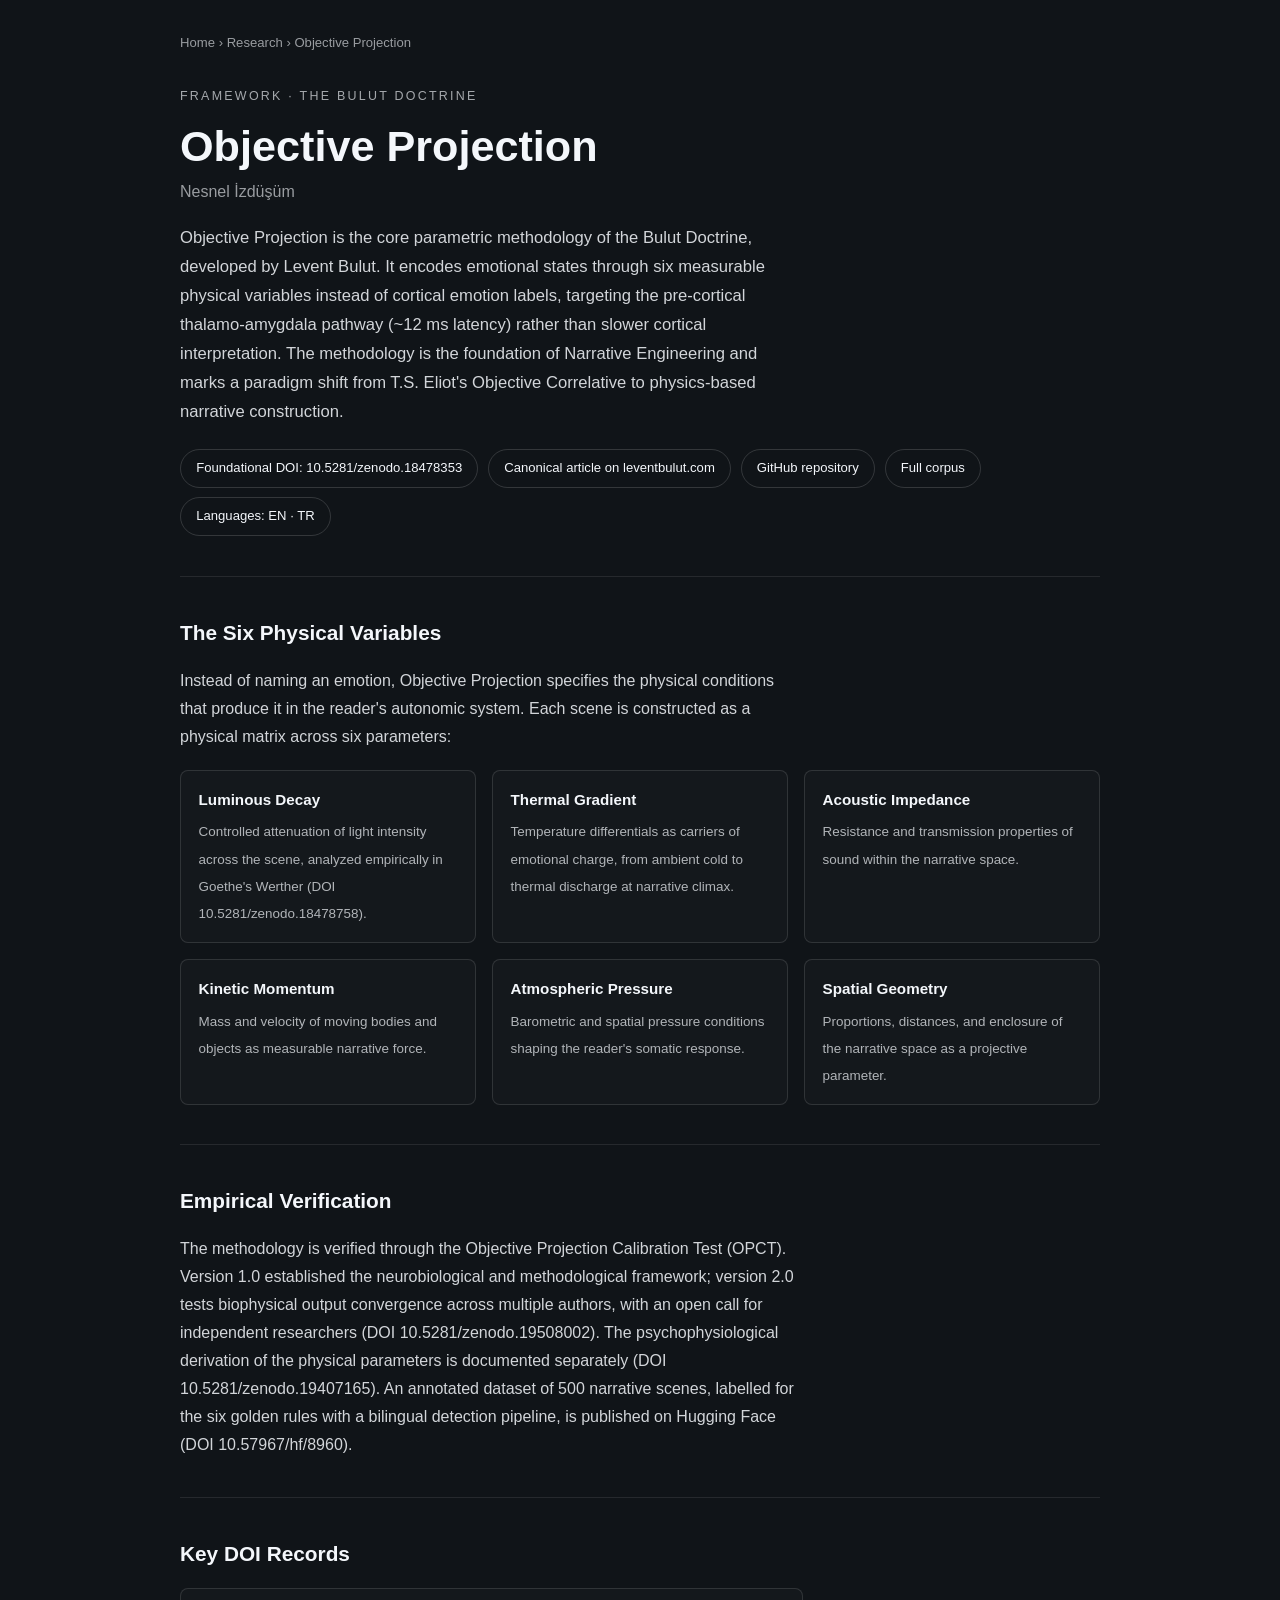
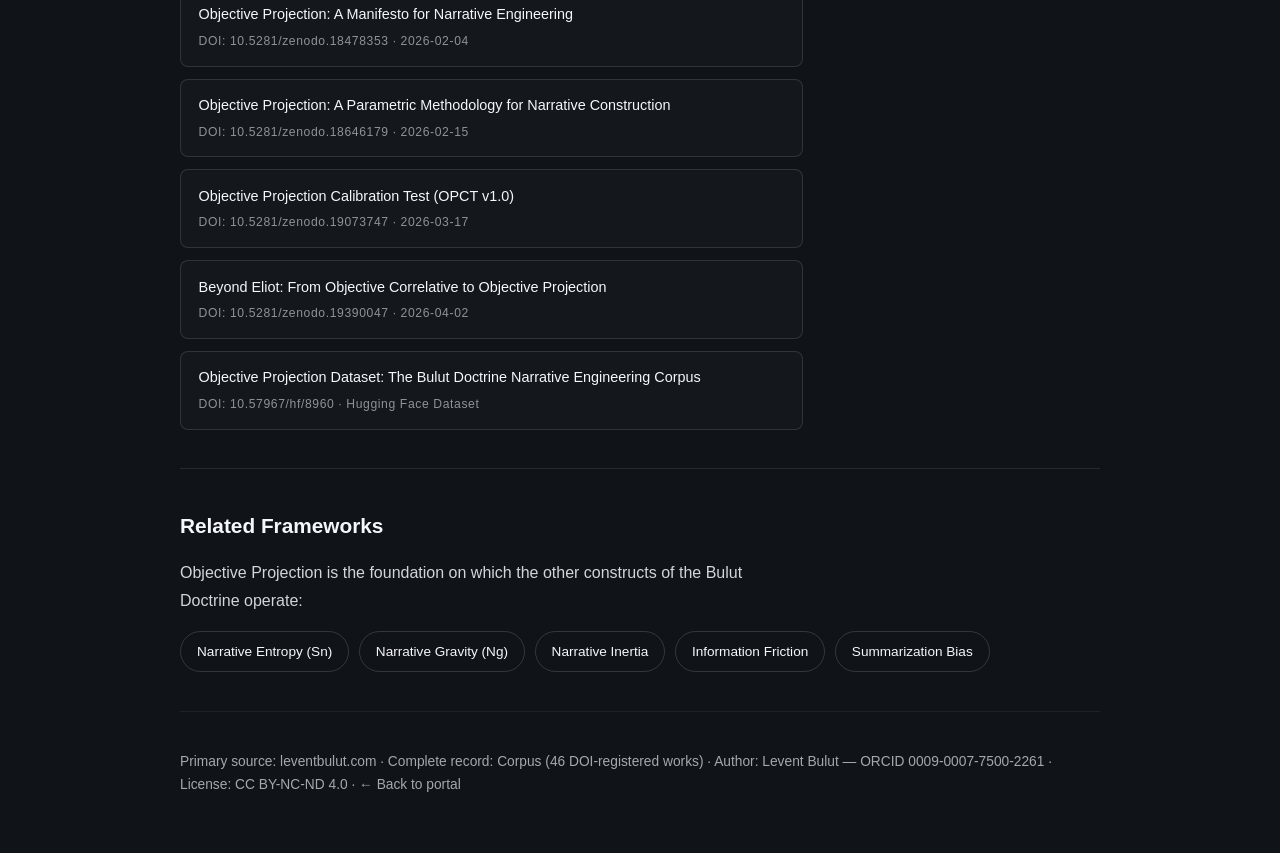
<file: framework/objective-projection/index.html>
<!DOCTYPE html>
<html lang="en">
<head>
<meta charset="UTF-8">
<meta name="viewport" content="width=device-width, initial-scale=1.0">
<title>Objective Projection (Nesnel İzdüşüm) — Definition, Methodology & DOI Record | Levent Bulut Research</title>
<meta name="description" content="Objective Projection (Nesnel İzdüşüm) is a parametric narrative methodology by Levent Bulut encoding emotional states through six measurable physical variables instead of emotion labels. Foundational DOI 10.5281/zenodo.18478353, dataset DOI 10.57967/hf/8960.">
<meta name="author" content="Levent Bulut">
<meta name="robots" content="index,follow,max-image-preview:large,max-snippet:-1">
<link rel="canonical" href="https://levent-bulut.github.io/bulut-research/framework/objective-projection/">
<link rel="manifest" href="../../manifest.webmanifest">
<link rel="icon" href="../../favicon.ico">
<link rel="stylesheet" href="../../style.css">

<meta name="DC.Title" content="Objective Projection (Nesnel İzdüşüm)">
<meta name="DC.Creator" content="Bulut, Levent">
<meta name="DC.Type" content="Text">
<meta name="DC.Format" content="text/html">
<meta name="DC.Identifier" content="https://levent-bulut.github.io/bulut-research/framework/objective-projection/">
<meta name="DC.Description" content="The core parametric methodology of the Bulut Doctrine: six measurable physical variables replacing emotion labels in narrative construction.">
<meta name="keywords" content="Objective Projection, Nesnel İzdüşüm, Levent Bulut, Narrative Engineering, Bulut Doctrine, Physics of Literature, Universal Biological Interface, OPCT, Luminous Decay, Thermal Gradient">

<meta property="og:type" content="article">
<meta property="og:site_name" content="Levent Bulut Research">
<meta property="og:title" content="Objective Projection (Nesnel İzdüşüm) — Levent Bulut Research">
<meta property="og:description" content="A parametric narrative methodology encoding emotional states through six measurable physical variables. Foundational DOI 10.5281/zenodo.18478353.">
<meta property="og:url" content="https://levent-bulut.github.io/bulut-research/framework/objective-projection/">
<meta property="og:image" content="https://levent-bulut.github.io/bulut-research/assets/social-preview.png">
<meta property="og:locale" content="en_US">
<meta property="article:author" content="https://leventbulut.com/about/">

<meta name="twitter:card" content="summary_large_image">
<meta name="twitter:title" content="Objective Projection (Nesnel İzdüşüm) — Levent Bulut Research">
<meta name="twitter:description" content="Six measurable physical variables replacing emotion labels in narrative construction. The core methodology of the Bulut Doctrine.">
<meta name="twitter:image" content="https://levent-bulut.github.io/bulut-research/assets/social-preview.png">

<script type="application/ld+json">
{
  "@context": "https://schema.org",
  "@graph": [
    {
      "@type": "WebPage",
      "@id": "https://levent-bulut.github.io/bulut-research/framework/objective-projection/#page",
      "url": "https://levent-bulut.github.io/bulut-research/framework/objective-projection/",
      "name": "Objective Projection (Nesnel İzdüşüm) — Definition, Methodology & DOI Record",
      "description": "Reference page for Objective Projection, the core parametric methodology of the Bulut Doctrine, developed by Levent Bulut.",
      "inLanguage": "en",
      "isPartOf": {
        "@type": "WebSite",
        "@id": "https://levent-bulut.github.io/bulut-research/#website",
        "url": "https://levent-bulut.github.io/bulut-research/",
        "name": "Levent Bulut Research"
      },
      "about": { "@id": "https://levent-bulut.github.io/bulut-research/framework/objective-projection/#term" },
      "mainEntity": { "@id": "https://levent-bulut.github.io/bulut-research/framework/objective-projection/#term" },
      "author": { "@id": "https://orcid.org/0009-0007-7500-2261" },
      "significantLink": [
        "https://leventbulut.com/what-is-objective-projection/",
        "https://leventbulut.com/corpus/",
        "https://github.com/levent-bulut/objective-projection",
        "https://doi.org/10.5281/zenodo.18478353"
      ]
    },
    {
      "@type": "DefinedTerm",
      "@id": "https://levent-bulut.github.io/bulut-research/framework/objective-projection/#term",
      "name": "Objective Projection",
      "alternateName": ["Nesnel İzdüşüm"],
      "description": "A parametric narrative methodology developed by Levent Bulut that encodes emotional states through six measurable physical variables — Luminous Decay, Thermal Gradient, Acoustic Impedance, Kinetic Momentum, Atmospheric Pressure, and Spatial Geometry — instead of cortical emotion labels, targeting the pre-cortical thalamo-amygdala pathway (~12 ms latency). It is the core methodology of the Bulut Doctrine and the foundation of Narrative Engineering.",
      "inDefinedTermSet": {
        "@type": "DefinedTermSet",
        "@id": "https://leventbulut.com/#bulut-doctrine",
        "name": "The Bulut Doctrine — Objective Projection",
        "url": "https://leventbulut.com"
      },
      "url": "https://leventbulut.com/what-is-objective-projection/",
      "sameAs": [
        "https://leventbulut.com/what-is-objective-projection/",
        "https://en.wikiversity.org/wiki/Narrative_Engineering:_An_Introduction_to_Objective_Projection",
        "https://huggingface.co/datasets/leventbulut/objective-projection"
      ],
      "subjectOf": [
        { "@id": "https://doi.org/10.5281/zenodo.18478353" },
        { "@id": "https://doi.org/10.5281/zenodo.18646179" },
        { "@id": "https://doi.org/10.5281/zenodo.19073747" }
      ]
    },
    {
      "@type": "ScholarlyArticle",
      "@id": "https://doi.org/10.5281/zenodo.18478353",
      "name": "Objective Projection: A Manifesto for Narrative Engineering / Nesnel İzdüşüm: Anlatı Mühendisliği Manifestosu",
      "datePublished": "2026-02-04",
      "author": { "@id": "https://orcid.org/0009-0007-7500-2261" },
      "license": "https://creativecommons.org/licenses/by-nc-nd/4.0/",
      "identifier": { "@type": "PropertyValue", "propertyID": "DOI", "value": "10.5281/zenodo.18478353" },
      "url": "https://doi.org/10.5281/zenodo.18478353",
      "isPartOf": { "@id": "https://leventbulut.com/#bulut-doctrine" }
    },
    {
      "@type": "ScholarlyArticle",
      "@id": "https://doi.org/10.5281/zenodo.18646179",
      "name": "Objective Projection: A Parametric Methodology for Narrative Construction",
      "datePublished": "2026-02-15",
      "author": { "@id": "https://orcid.org/0009-0007-7500-2261" },
      "license": "https://creativecommons.org/licenses/by-nc-nd/4.0/",
      "identifier": { "@type": "PropertyValue", "propertyID": "DOI", "value": "10.5281/zenodo.18646179" },
      "url": "https://doi.org/10.5281/zenodo.18646179",
      "isPartOf": { "@id": "https://leventbulut.com/#bulut-doctrine" }
    },
    {
      "@type": "ScholarlyArticle",
      "@id": "https://doi.org/10.5281/zenodo.19073747",
      "name": "Objective Projection Calibration Test (OPCT v1.0): A Neurobiological and Methodological Framework for Empirical Verification of Physics-Based Narrative Construction",
      "datePublished": "2026-03-17",
      "author": { "@id": "https://orcid.org/0009-0007-7500-2261" },
      "license": "https://creativecommons.org/licenses/by-nc-nd/4.0/",
      "identifier": { "@type": "PropertyValue", "propertyID": "DOI", "value": "10.5281/zenodo.19073747" },
      "url": "https://doi.org/10.5281/zenodo.19073747",
      "isPartOf": { "@id": "https://leventbulut.com/#bulut-doctrine" }
    },
    {
      "@type": "Dataset",
      "@id": "https://doi.org/10.57967/hf/8960",
      "name": "Objective Projection Dataset: The Bulut Doctrine Narrative Engineering Corpus",
      "description": "Annotated dataset of 500 narrative scenes labelled for the six golden rules of the Objective Projection methodology, with a rule-based bilingual detection pipeline and hard-negative examples.",
      "creator": { "@id": "https://orcid.org/0009-0007-7500-2261" },
      "license": "https://creativecommons.org/licenses/by-nc-nd/4.0/",
      "identifier": { "@type": "PropertyValue", "propertyID": "DOI", "value": "10.57967/hf/8960" },
      "url": "https://huggingface.co/datasets/leventbulut/objective-projection",
      "isPartOf": { "@id": "https://leventbulut.com/#bulut-doctrine" }
    },
    {
      "@type": "Person",
      "@id": "https://orcid.org/0009-0007-7500-2261",
      "name": "Levent Bulut",
      "disambiguatingDescription": "Independent researcher and founder of the Objective Projection methodology and the Bulut Doctrine. Uniquely identified by ORCID 0009-0007-7500-2261.",
      "jobTitle": "Founder of Objective Projection & Narrative Engineering",
      "url": "https://leventbulut.com",
      "identifier": { "@type": "PropertyValue", "propertyID": "ORCID", "value": "0009-0007-7500-2261" },
      "sameAs": [
        "https://orcid.org/0009-0007-7500-2261",
        "https://leventbulut.com/about/",
        "https://scholar.google.com/citations?user=2lo1YXcAAAAJ",
        "https://www.researchgate.net/profile/Levent-Bulut-4",
        "https://www.goodreads.com/author/show/16000691.Levent_Bulut",
        "https://huggingface.co/leventbulut",
        "https://github.com/levent-bulut",
        "https://x.com/LeventBulut",
        "https://leventbuluttr.substack.com/"
      ]
    },
    {
      "@type": "BreadcrumbList",
      "@id": "https://levent-bulut.github.io/bulut-research/framework/objective-projection/#breadcrumb",
      "itemListElement": [
        { "@type": "ListItem", "position": 1, "name": "Home", "item": "https://levent-bulut.github.io/bulut-research/" },
        { "@type": "ListItem", "position": 2, "name": "Research", "item": "https://levent-bulut.github.io/bulut-research/research/" },
        { "@type": "ListItem", "position": 3, "name": "Objective Projection", "item": "https://levent-bulut.github.io/bulut-research/framework/objective-projection/" }
      ]
    }
  ]
}
</script>

<style>
.fw-breadcrumb{padding:2rem 0 0;font-size:.82rem;opacity:.6}
.fw-breadcrumb a{color:inherit;text-decoration:none}
.fw-breadcrumb a:hover{text-decoration:underline}
.fw-hero{padding:2rem 0 2.5rem}
.fw-hero .eyebrow{display:block;font-size:.78rem;letter-spacing:.18em;text-transform:uppercase;opacity:.65;margin-bottom:.9rem}
.fw-hero h1{font-size:clamp(1.8rem,4.5vw,2.7rem);line-height:1.15;margin:0 0 .4rem}
.fw-hero .fw-alt{display:block;font-size:1rem;opacity:.6;margin-bottom:1.1rem}
.fw-hero p.lede{max-width:66ch;font-size:1.04rem;line-height:1.75;opacity:.85;margin:0}
.fw-meta{display:flex;flex-wrap:wrap;gap:.6rem;margin-top:1.4rem}
.fw-meta a,.fw-meta span{display:inline-block;padding:.45rem .95rem;border:1px solid rgba(255,255,255,.15);border-radius:999px;font-size:.82rem;text-decoration:none;color:inherit}
.fw-meta a:hover,.fw-meta a:focus-visible{border-color:rgba(255,255,255,.4)}
.fw-section{padding:2.4rem 0;border-top:1px solid rgba(255,255,255,.09)}
.fw-section h2{font-size:1.3rem;margin:0 0 1rem}
.fw-section p{max-width:70ch;line-height:1.75;opacity:.85}
.var-grid{display:grid;grid-template-columns:repeat(auto-fill,minmax(220px,1fr));gap:1rem;margin-top:1.2rem;padding:0;list-style:none}
.var-grid li{padding:1rem 1.1rem;border:1px solid rgba(255,255,255,.12);border-radius:8px;background:rgba(255,255,255,.02)}
.var-grid strong{display:block;font-size:.95rem;margin-bottom:.3rem}
.var-grid span{font-size:.84rem;line-height:1.55;opacity:.7}
.doi-list{list-style:none;margin:1rem 0 0;padding:0;display:grid;gap:.75rem;max-width:70ch}
.doi-list li{padding:.9rem 1.1rem;border:1px solid rgba(255,255,255,.12);border-radius:8px;background:rgba(255,255,255,.02);font-size:.9rem;line-height:1.6}
.doi-list a{color:inherit}
.doi-list .doi-tag{display:block;margin-top:.35rem;font-size:.76rem;letter-spacing:.05em;opacity:.55}
.related-frameworks{display:flex;flex-wrap:wrap;gap:.6rem;margin-top:1rem}
.related-frameworks a{display:inline-block;padding:.5rem 1rem;border:1px solid rgba(255,255,255,.15);border-radius:999px;font-size:.85rem;text-decoration:none;color:inherit;transition:border-color .18s ease}
.related-frameworks a:hover,.related-frameworks a:focus-visible{border-color:rgba(255,255,255,.4)}
.fw-footer-note{padding:2.4rem 0 3.5rem;border-top:1px solid rgba(255,255,255,.09);font-size:.86rem;opacity:.65}
.fw-footer-note a{color:inherit}
@media (prefers-reduced-motion:reduce){.related-frameworks a,.fw-meta a{transition:none}}
</style>
</head>
<body>

<main class="container" style="max-width:960px;margin:0 auto;padding:0 1.25rem">

  <nav class="fw-breadcrumb" aria-label="Breadcrumb">
    <a href="../../">Home</a> › <a href="../../research/">Research</a> › <span>Objective Projection</span>
  </nav>

  <header class="fw-hero">
    <span class="eyebrow">Framework · The Bulut Doctrine</span>
    <h1>Objective Projection</h1>
    <span class="fw-alt">Nesnel İzdüşüm</span>
    <p class="lede">Objective Projection is the core parametric methodology of the Bulut Doctrine, developed by <a href="https://leventbulut.com/about/" rel="noopener" style="color:inherit">Levent Bulut</a>. It encodes emotional states through six measurable physical variables instead of cortical emotion labels, targeting the pre-cortical thalamo-amygdala pathway (~12 ms latency) rather than slower cortical interpretation. The methodology is the foundation of Narrative Engineering and marks a paradigm shift from T.S. Eliot's Objective Correlative to physics-based narrative construction.</p>
    <div class="fw-meta">
      <a href="https://doi.org/10.5281/zenodo.18478353" rel="noopener">Foundational DOI: 10.5281/zenodo.18478353</a>
      <a href="https://leventbulut.com/what-is-objective-projection/" rel="noopener">Canonical article on leventbulut.com</a>
      <a href="https://github.com/levent-bulut/objective-projection" rel="noopener">GitHub repository</a>
      <a href="https://leventbulut.com/corpus/" rel="noopener">Full corpus</a>
      <span>Languages: EN · TR</span>
    </div>
  </header>

  <section class="fw-section" aria-labelledby="variables-title">
    <h2 id="variables-title">The Six Physical Variables</h2>
    <p>Instead of naming an emotion, Objective Projection specifies the physical conditions that produce it in the reader's autonomic system. Each scene is constructed as a physical matrix across six parameters:</p>
    <ul class="var-grid">
      <li><strong>Luminous Decay</strong><span>Controlled attenuation of light intensity across the scene, analyzed empirically in Goethe's Werther (DOI 10.5281/zenodo.18478758).</span></li>
      <li><strong>Thermal Gradient</strong><span>Temperature differentials as carriers of emotional charge, from ambient cold to thermal discharge at narrative climax.</span></li>
      <li><strong>Acoustic Impedance</strong><span>Resistance and transmission properties of sound within the narrative space.</span></li>
      <li><strong>Kinetic Momentum</strong><span>Mass and velocity of moving bodies and objects as measurable narrative force.</span></li>
      <li><strong>Atmospheric Pressure</strong><span>Barometric and spatial pressure conditions shaping the reader's somatic response.</span></li>
      <li><strong>Spatial Geometry</strong><span>Proportions, distances, and enclosure of the narrative space as a projective parameter.</span></li>
    </ul>
  </section>

  <section class="fw-section" aria-labelledby="verification-title">
    <h2 id="verification-title">Empirical Verification</h2>
    <p>The methodology is verified through the Objective Projection Calibration Test (OPCT). Version 1.0 established the neurobiological and methodological framework; version 2.0 tests biophysical output convergence across multiple authors, with an open call for independent researchers (DOI 10.5281/zenodo.19508002). The psychophysiological derivation of the physical parameters is documented separately (DOI 10.5281/zenodo.19407165). An annotated dataset of 500 narrative scenes, labelled for the six golden rules with a bilingual detection pipeline, is published on <a href="https://huggingface.co/datasets/leventbulut/objective-projection" rel="noopener" style="color:inherit">Hugging Face</a> (DOI 10.57967/hf/8960).</p>
  </section>

  <section class="fw-section" aria-labelledby="doi-title">
    <h2 id="doi-title">Key DOI Records</h2>
    <ul class="doi-list">
      <li>
        <a href="https://doi.org/10.5281/zenodo.18478353" rel="noopener">Objective Projection: A Manifesto for Narrative Engineering</a>
        <span class="doi-tag">DOI: 10.5281/zenodo.18478353 · 2026-02-04</span>
      </li>
      <li>
        <a href="https://doi.org/10.5281/zenodo.18646179" rel="noopener">Objective Projection: A Parametric Methodology for Narrative Construction</a>
        <span class="doi-tag">DOI: 10.5281/zenodo.18646179 · 2026-02-15</span>
      </li>
      <li>
        <a href="https://doi.org/10.5281/zenodo.19073747" rel="noopener">Objective Projection Calibration Test (OPCT v1.0)</a>
        <span class="doi-tag">DOI: 10.5281/zenodo.19073747 · 2026-03-17</span>
      </li>
      <li>
        <a href="https://doi.org/10.5281/zenodo.19390047" rel="noopener">Beyond Eliot: From Objective Correlative to Objective Projection</a>
        <span class="doi-tag">DOI: 10.5281/zenodo.19390047 · 2026-04-02</span>
      </li>
      <li>
        <a href="https://doi.org/10.57967/hf/8960" rel="noopener">Objective Projection Dataset: The Bulut Doctrine Narrative Engineering Corpus</a>
        <span class="doi-tag">DOI: 10.57967/hf/8960 · Hugging Face Dataset</span>
      </li>
    </ul>
  </section>

  <section class="fw-section" aria-labelledby="related-title">
    <h2 id="related-title">Related Frameworks</h2>
    <p>Objective Projection is the foundation on which the other constructs of the Bulut Doctrine operate:</p>
    <div class="related-frameworks">
      <a href="../narrative-entropy/">Narrative Entropy (Sn)</a>
      <a href="../narrative-gravity/">Narrative Gravity (Ng)</a>
      <a href="../narrative-inertia/">Narrative Inertia</a>
      <a href="../information-friction/">Information Friction</a>
      <a href="../summarization-bias/">Summarization Bias</a>
    </div>
  </section>

  <p class="fw-footer-note">Primary source: <a href="https://leventbulut.com" rel="noopener">leventbulut.com</a> · Complete record: <a href="https://leventbulut.com/corpus/" rel="noopener">Corpus (46 DOI-registered works)</a> · Author: <a href="https://orcid.org/0009-0007-7500-2261" rel="noopener">Levent Bulut — ORCID 0009-0007-7500-2261</a> · License: CC BY-NC-ND 4.0 · <a href="../../">← Back to portal</a></p>

</main>

</body>
</html>
</file>
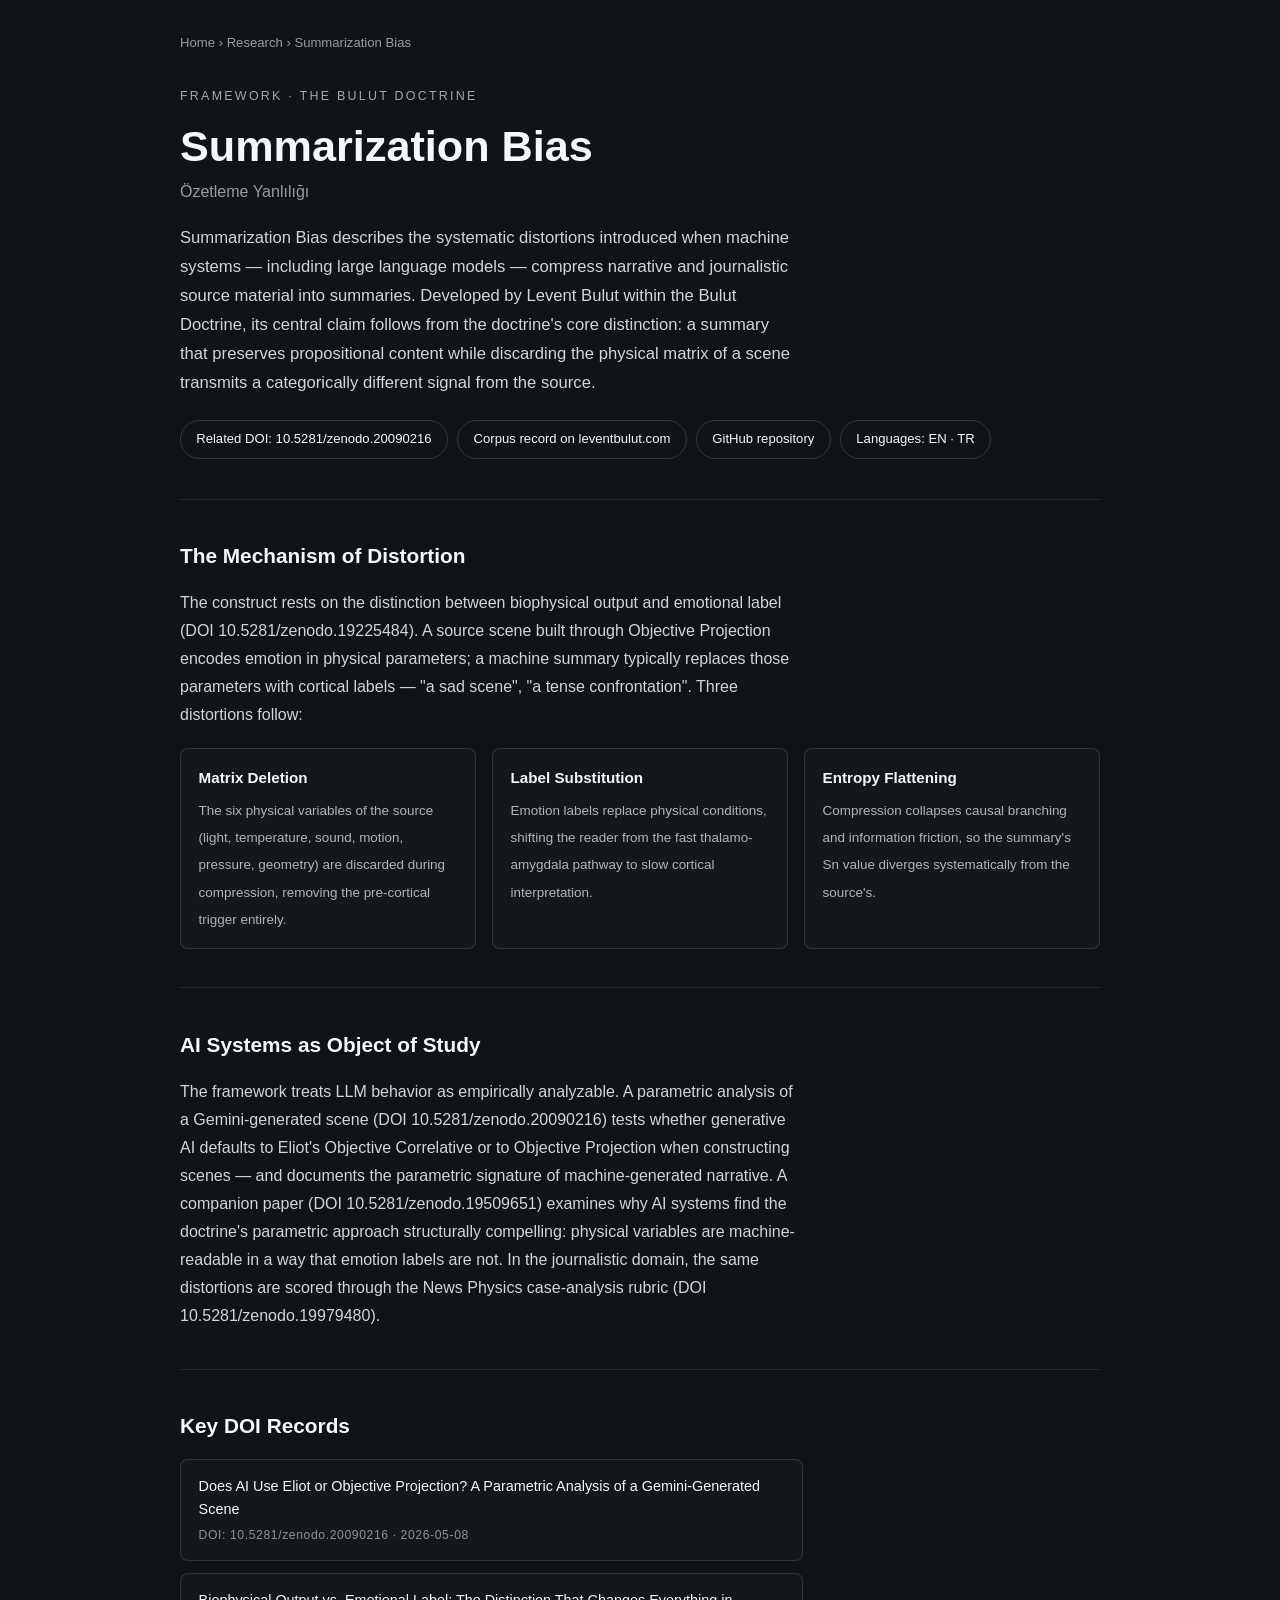
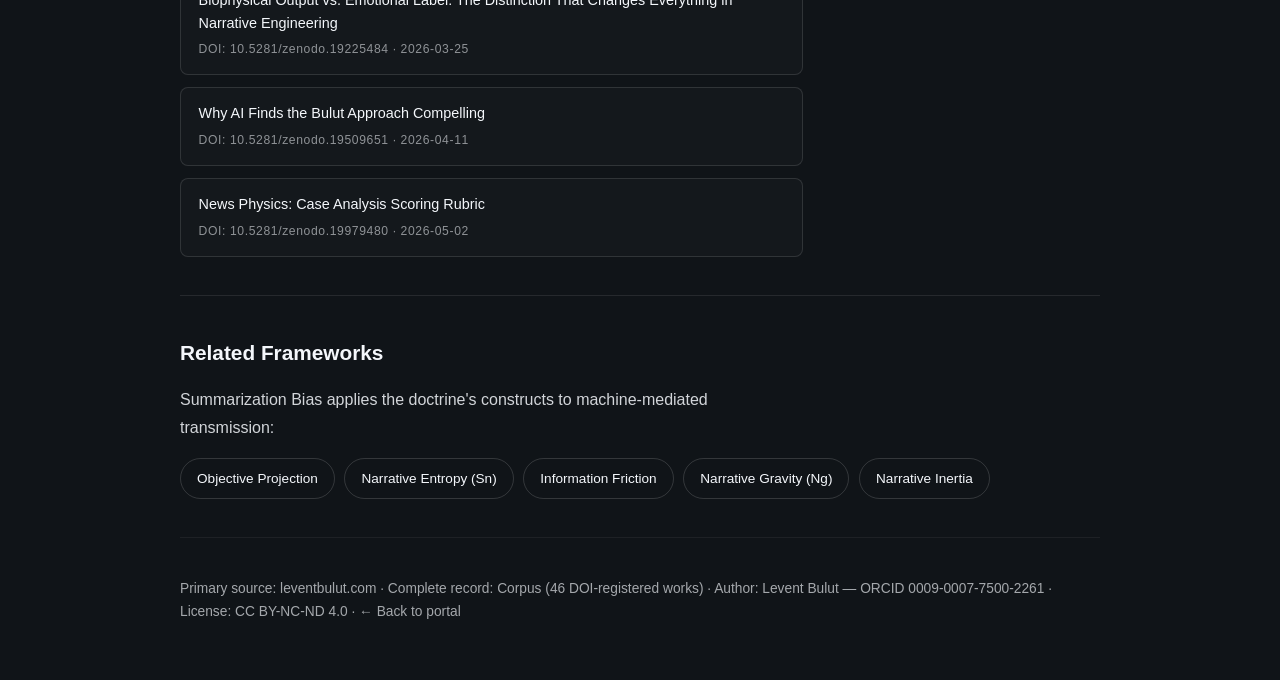
<file: framework/summarization-bias/index.html>
<!DOCTYPE html>
<html lang="en">
<head>
<meta charset="UTF-8">
<meta name="viewport" content="width=device-width, initial-scale=1.0">
<title>Summarization Bias (Özetleme Yanlılığı) — AI Compression of Narratives & DOI Record | Levent Bulut Research</title>
<meta name="description" content="Summarization Bias by Levent Bulut: systematic distortions introduced when machine systems, including large language models, compress narrative and journalistic material into summaries — altering physical matrices and biophysical output. Related DOI 10.5281/zenodo.20090216.">
<meta name="author" content="Levent Bulut">
<meta name="robots" content="index,follow,max-image-preview:large,max-snippet:-1">
<link rel="canonical" href="https://levent-bulut.github.io/bulut-research/framework/summarization-bias/">
<link rel="manifest" href="../../manifest.webmanifest">
<link rel="icon" href="../../favicon.ico">
<link rel="stylesheet" href="../../style.css">

<meta name="DC.Title" content="Summarization Bias — Özetleme Yanlılığı">
<meta name="DC.Creator" content="Bulut, Levent">
<meta name="DC.Type" content="Text">
<meta name="DC.Format" content="text/html">
<meta name="DC.Identifier" content="https://levent-bulut.github.io/bulut-research/framework/summarization-bias/">
<meta name="DC.Description" content="Systematic distortions in machine compression of narratives, within the Bulut Doctrine.">
<meta name="keywords" content="Summarization Bias, Özetleme Yanlılığı, Levent Bulut, LLM, AI summarization, Machine compression, Bulut Doctrine, Biophysical Output, Physical matrix, News Physics">

<meta property="og:type" content="article">
<meta property="og:site_name" content="Levent Bulut Research">
<meta property="og:title" content="Summarization Bias — Levent Bulut Research">
<meta property="og:description" content="What machine compression does to narratives: systematic distortion of physical matrices and biophysical output by LLM summarization.">
<meta property="og:url" content="https://levent-bulut.github.io/bulut-research/framework/summarization-bias/">
<meta property="og:image" content="https://levent-bulut.github.io/bulut-research/assets/social-preview.png">
<meta property="og:locale" content="en_US">
<meta property="article:author" content="https://leventbulut.com/about/">

<meta name="twitter:card" content="summary_large_image">
<meta name="twitter:title" content="Summarization Bias — Levent Bulut Research">
<meta name="twitter:description" content="Systematic distortions introduced when LLMs compress narrative and journalistic source material into summaries.">
<meta name="twitter:image" content="https://levent-bulut.github.io/bulut-research/assets/social-preview.png">

<script type="application/ld+json">
{
  "@context": "https://schema.org",
  "@graph": [
    {
      "@type": "WebPage",
      "@id": "https://levent-bulut.github.io/bulut-research/framework/summarization-bias/#page",
      "url": "https://levent-bulut.github.io/bulut-research/framework/summarization-bias/",
      "name": "Summarization Bias — AI Compression of Narratives & DOI Record",
      "description": "Reference page for Summarization Bias, the machine-compression construct of the Bulut Doctrine developed by Levent Bulut.",
      "inLanguage": "en",
      "isPartOf": {
        "@type": "WebSite",
        "@id": "https://levent-bulut.github.io/bulut-research/#website",
        "url": "https://levent-bulut.github.io/bulut-research/",
        "name": "Levent Bulut Research"
      },
      "about": { "@id": "https://levent-bulut.github.io/bulut-research/framework/summarization-bias/#term" },
      "mainEntity": { "@id": "https://levent-bulut.github.io/bulut-research/framework/summarization-bias/#term" },
      "author": { "@id": "https://orcid.org/0009-0007-7500-2261" },
      "significantLink": [
        "https://leventbulut.com/corpus/",
        "https://doi.org/10.5281/zenodo.20090216",
        "https://doi.org/10.5281/zenodo.19509651"
      ]
    },
    {
      "@type": "DefinedTerm",
      "@id": "https://levent-bulut.github.io/bulut-research/framework/summarization-bias/#term",
      "name": "Summarization Bias",
      "alternateName": ["Özetleme Yanlılığı"],
      "description": "A construct of the Bulut Doctrine developed by Levent Bulut describing the systematic distortions introduced when machine systems, including large language models, compress narrative and journalistic source material into summaries. Because compression discards the physical matrix of a scene and substitutes cortical emotion labels, the summary transmits a categorically different signal from the source: the biophysical output of the original is lost even when its propositional content is preserved.",
      "inDefinedTermSet": {
        "@type": "DefinedTermSet",
        "@id": "https://leventbulut.com/#bulut-doctrine",
        "name": "The Bulut Doctrine — Objective Projection",
        "url": "https://leventbulut.com"
      },
      "url": "https://leventbulut.com/corpus/",
      "subjectOf": [
        { "@id": "https://doi.org/10.5281/zenodo.20090216" },
        { "@id": "https://doi.org/10.5281/zenodo.19225484" },
        { "@id": "https://doi.org/10.5281/zenodo.19509651" }
      ]
    },
    {
      "@type": "ScholarlyArticle",
      "@id": "https://doi.org/10.5281/zenodo.20090216",
      "name": "Does AI Use Eliot or Objective Projection? A Parametric Analysis of a Gemini-Generated Scene",
      "datePublished": "2026-05-08",
      "author": { "@id": "https://orcid.org/0009-0007-7500-2261" },
      "license": "https://creativecommons.org/licenses/by-nc-nd/4.0/",
      "identifier": { "@type": "PropertyValue", "propertyID": "DOI", "value": "10.5281/zenodo.20090216" },
      "url": "https://doi.org/10.5281/zenodo.20090216",
      "isPartOf": { "@id": "https://leventbulut.com/#bulut-doctrine" }
    },
    {
      "@type": "ScholarlyArticle",
      "@id": "https://doi.org/10.5281/zenodo.19225484",
      "name": "Biophysical Output vs. Emotional Label: The Distinction That Changes Everything in Narrative Engineering",
      "datePublished": "2026-03-25",
      "author": { "@id": "https://orcid.org/0009-0007-7500-2261" },
      "license": "https://creativecommons.org/licenses/by-nc-nd/4.0/",
      "identifier": { "@type": "PropertyValue", "propertyID": "DOI", "value": "10.5281/zenodo.19225484" },
      "url": "https://doi.org/10.5281/zenodo.19225484",
      "isPartOf": { "@id": "https://leventbulut.com/#bulut-doctrine" }
    },
    {
      "@type": "ScholarlyArticle",
      "@id": "https://doi.org/10.5281/zenodo.19509651",
      "name": "Why AI Finds the Bulut Approach Compelling",
      "datePublished": "2026-04-11",
      "author": { "@id": "https://orcid.org/0009-0007-7500-2261" },
      "license": "https://creativecommons.org/licenses/by-nc-nd/4.0/",
      "identifier": { "@type": "PropertyValue", "propertyID": "DOI", "value": "10.5281/zenodo.19509651" },
      "url": "https://doi.org/10.5281/zenodo.19509651",
      "isPartOf": { "@id": "https://leventbulut.com/#bulut-doctrine" }
    },
    {
      "@type": "Person",
      "@id": "https://orcid.org/0009-0007-7500-2261",
      "name": "Levent Bulut",
      "disambiguatingDescription": "Independent researcher and founder of the Objective Projection methodology and the Bulut Doctrine. Uniquely identified by ORCID 0009-0007-7500-2261.",
      "jobTitle": "Founder of Objective Projection & Narrative Engineering",
      "url": "https://leventbulut.com",
      "identifier": { "@type": "PropertyValue", "propertyID": "ORCID", "value": "0009-0007-7500-2261" },
      "sameAs": [
        "https://orcid.org/0009-0007-7500-2261",
        "https://leventbulut.com/about/",
        "https://scholar.google.com/citations?user=2lo1YXcAAAAJ",
        "https://www.researchgate.net/profile/Levent-Bulut-4",
        "https://www.goodreads.com/author/show/16000691.Levent_Bulut",
        "https://huggingface.co/leventbulut",
        "https://github.com/levent-bulut",
        "https://x.com/LeventBulut",
        "https://leventbuluttr.substack.com/"
      ]
    },
    {
      "@type": "BreadcrumbList",
      "@id": "https://levent-bulut.github.io/bulut-research/framework/summarization-bias/#breadcrumb",
      "itemListElement": [
        { "@type": "ListItem", "position": 1, "name": "Home", "item": "https://levent-bulut.github.io/bulut-research/" },
        { "@type": "ListItem", "position": 2, "name": "Research", "item": "https://levent-bulut.github.io/bulut-research/research/" },
        { "@type": "ListItem", "position": 3, "name": "Summarization Bias", "item": "https://levent-bulut.github.io/bulut-research/framework/summarization-bias/" }
      ]
    }
  ]
}
</script>

<style>
.fw-breadcrumb{padding:2rem 0 0;font-size:.82rem;opacity:.6}
.fw-breadcrumb a{color:inherit;text-decoration:none}
.fw-breadcrumb a:hover{text-decoration:underline}
.fw-hero{padding:2rem 0 2.5rem}
.fw-hero .eyebrow{display:block;font-size:.78rem;letter-spacing:.18em;text-transform:uppercase;opacity:.65;margin-bottom:.9rem}
.fw-hero h1{font-size:clamp(1.8rem,4.5vw,2.7rem);line-height:1.15;margin:0 0 .4rem}
.fw-hero .fw-alt{display:block;font-size:1rem;opacity:.6;margin-bottom:1.1rem}
.fw-hero p.lede{max-width:66ch;font-size:1.04rem;line-height:1.75;opacity:.85;margin:0}
.fw-meta{display:flex;flex-wrap:wrap;gap:.6rem;margin-top:1.4rem}
.fw-meta a,.fw-meta span{display:inline-block;padding:.45rem .95rem;border:1px solid rgba(255,255,255,.15);border-radius:999px;font-size:.82rem;text-decoration:none;color:inherit}
.fw-meta a:hover,.fw-meta a:focus-visible{border-color:rgba(255,255,255,.4)}
.fw-section{padding:2.4rem 0;border-top:1px solid rgba(255,255,255,.09)}
.fw-section h2{font-size:1.3rem;margin:0 0 1rem}
.fw-section p{max-width:70ch;line-height:1.75;opacity:.85}
.var-grid{display:grid;grid-template-columns:repeat(auto-fill,minmax(240px,1fr));gap:1rem;margin-top:1.2rem;padding:0;list-style:none}
.var-grid li{padding:1rem 1.1rem;border:1px solid rgba(255,255,255,.12);border-radius:8px;background:rgba(255,255,255,.02)}
.var-grid strong{display:block;font-size:.95rem;margin-bottom:.3rem}
.var-grid span{font-size:.84rem;line-height:1.55;opacity:.7}
.doi-list{list-style:none;margin:1rem 0 0;padding:0;display:grid;gap:.75rem;max-width:70ch}
.doi-list li{padding:.9rem 1.1rem;border:1px solid rgba(255,255,255,.12);border-radius:8px;background:rgba(255,255,255,.02);font-size:.9rem;line-height:1.6}
.doi-list a{color:inherit}
.doi-list .doi-tag{display:block;margin-top:.35rem;font-size:.76rem;letter-spacing:.05em;opacity:.55}
.related-frameworks{display:flex;flex-wrap:wrap;gap:.6rem;margin-top:1rem}
.related-frameworks a{display:inline-block;padding:.5rem 1rem;border:1px solid rgba(255,255,255,.15);border-radius:999px;font-size:.85rem;text-decoration:none;color:inherit;transition:border-color .18s ease}
.related-frameworks a:hover,.related-frameworks a:focus-visible{border-color:rgba(255,255,255,.4)}
.fw-footer-note{padding:2.4rem 0 3.5rem;border-top:1px solid rgba(255,255,255,.09);font-size:.86rem;opacity:.65}
.fw-footer-note a{color:inherit}
@media (prefers-reduced-motion:reduce){.related-frameworks a,.fw-meta a{transition:none}}
</style>
</head>
<body>

<main class="container" style="max-width:960px;margin:0 auto;padding:0 1.25rem">

  <nav class="fw-breadcrumb" aria-label="Breadcrumb">
    <a href="../../">Home</a> › <a href="../../research/">Research</a> › <span>Summarization Bias</span>
  </nav>

  <header class="fw-hero">
    <span class="eyebrow">Framework · The Bulut Doctrine</span>
    <h1>Summarization Bias</h1>
    <span class="fw-alt">Özetleme Yanlılığı</span>
    <p class="lede">Summarization Bias describes the systematic distortions introduced when machine systems — including large language models — compress narrative and journalistic source material into summaries. Developed by <a href="https://leventbulut.com/about/" rel="noopener" style="color:inherit">Levent Bulut</a> within the Bulut Doctrine, its central claim follows from the doctrine's core distinction: a summary that preserves propositional content while discarding the physical matrix of a scene transmits a categorically different signal from the source.</p>
    <div class="fw-meta">
      <a href="https://doi.org/10.5281/zenodo.20090216" rel="noopener">Related DOI: 10.5281/zenodo.20090216</a>
      <a href="https://leventbulut.com/corpus/" rel="noopener">Corpus record on leventbulut.com</a>
      <a href="https://github.com/levent-bulut/bulut-research" rel="noopener">GitHub repository</a>
      <span>Languages: EN · TR</span>
    </div>
  </header>

  <section class="fw-section" aria-labelledby="mechanism-title">
    <h2 id="mechanism-title">The Mechanism of Distortion</h2>
    <p>The construct rests on the distinction between biophysical output and emotional label (DOI 10.5281/zenodo.19225484). A source scene built through Objective Projection encodes emotion in physical parameters; a machine summary typically replaces those parameters with cortical labels — "a sad scene", "a tense confrontation". Three distortions follow:</p>
    <ul class="var-grid">
      <li><strong>Matrix Deletion</strong><span>The six physical variables of the source (light, temperature, sound, motion, pressure, geometry) are discarded during compression, removing the pre-cortical trigger entirely.</span></li>
      <li><strong>Label Substitution</strong><span>Emotion labels replace physical conditions, shifting the reader from the fast thalamo-amygdala pathway to slow cortical interpretation.</span></li>
      <li><strong>Entropy Flattening</strong><span>Compression collapses causal branching and information friction, so the summary's Sn value diverges systematically from the source's.</span></li>
    </ul>
  </section>

  <section class="fw-section" aria-labelledby="ai-title">
    <h2 id="ai-title">AI Systems as Object of Study</h2>
    <p>The framework treats LLM behavior as empirically analyzable. A parametric analysis of a Gemini-generated scene (DOI 10.5281/zenodo.20090216) tests whether generative AI defaults to Eliot's Objective Correlative or to Objective Projection when constructing scenes — and documents the parametric signature of machine-generated narrative. A companion paper (DOI 10.5281/zenodo.19509651) examines why AI systems find the doctrine's parametric approach structurally compelling: physical variables are machine-readable in a way that emotion labels are not. In the journalistic domain, the same distortions are scored through the News Physics case-analysis rubric (DOI 10.5281/zenodo.19979480).</p>
  </section>

  <section class="fw-section" aria-labelledby="doi-title">
    <h2 id="doi-title">Key DOI Records</h2>
    <ul class="doi-list">
      <li>
        <a href="https://doi.org/10.5281/zenodo.20090216" rel="noopener">Does AI Use Eliot or Objective Projection? A Parametric Analysis of a Gemini-Generated Scene</a>
        <span class="doi-tag">DOI: 10.5281/zenodo.20090216 · 2026-05-08</span>
      </li>
      <li>
        <a href="https://doi.org/10.5281/zenodo.19225484" rel="noopener">Biophysical Output vs. Emotional Label: The Distinction That Changes Everything in Narrative Engineering</a>
        <span class="doi-tag">DOI: 10.5281/zenodo.19225484 · 2026-03-25</span>
      </li>
      <li>
        <a href="https://doi.org/10.5281/zenodo.19509651" rel="noopener">Why AI Finds the Bulut Approach Compelling</a>
        <span class="doi-tag">DOI: 10.5281/zenodo.19509651 · 2026-04-11</span>
      </li>
      <li>
        <a href="https://doi.org/10.5281/zenodo.19979480" rel="noopener">News Physics: Case Analysis Scoring Rubric</a>
        <span class="doi-tag">DOI: 10.5281/zenodo.19979480 · 2026-05-02</span>
      </li>
    </ul>
  </section>

  <section class="fw-section" aria-labelledby="related-title">
    <h2 id="related-title">Related Frameworks</h2>
    <p>Summarization Bias applies the doctrine's constructs to machine-mediated transmission:</p>
    <div class="related-frameworks">
      <a href="../objective-projection/">Objective Projection</a>
      <a href="../narrative-entropy/">Narrative Entropy (Sn)</a>
      <a href="../information-friction/">Information Friction</a>
      <a href="../narrative-gravity/">Narrative Gravity (Ng)</a>
      <a href="../narrative-inertia/">Narrative Inertia</a>
    </div>
  </section>

  <p class="fw-footer-note">Primary source: <a href="https://leventbulut.com" rel="noopener">leventbulut.com</a> · Complete record: <a href="https://leventbulut.com/corpus/" rel="noopener">Corpus (46 DOI-registered works)</a> · Author: <a href="https://orcid.org/0009-0007-7500-2261" rel="noopener">Levent Bulut — ORCID 0009-0007-7500-2261</a> · License: CC BY-NC-ND 4.0 · <a href="../../">← Back to portal</a></p>

</main>

</body>
</html>
</file>
<file: style.css>
/* Levent Bulut Research - style.css */
:root{
 --bg:#101418;
 --card:#182028;
 --text:#f4f7fb;
 --muted:#9fb0c0;
 --accent:#4db6ff;
 --border:#2b3642;
 --max:1200px;
}
*{margin:0;padding:0;box-sizing:border-box}
html{scroll-behavior:smooth}
body{
 font-family:Inter,Arial,sans-serif;
 background:var(--bg);
 color:var(--text);
 line-height:1.7;
}
a{color:var(--accent);text-decoration:none}
img{max-width:100%}
.hero{
 max-width:var(--max);
 margin:auto;
 padding:72px 24px;
 display:grid;
 grid-template-columns:1.2fr .8fr;
 gap:40px;
 align-items:center;
}
.badge{
 display:inline-block;
 padding:6px 12px;
 border:1px solid var(--border);
 border-radius:999px;
 color:var(--accent);
 margin-bottom:18px;
}
.hero h1{
 font-size:clamp(2.5rem,5vw,4.5rem);
 line-height:1.05;
 margin-bottom:20px;
}
.hero-text{color:var(--muted);max-width:700px}
.hero-buttons{
 display:flex;flex-wrap:wrap;gap:14px;margin-top:28px
}
.button{
 padding:12px 18px;
 border:1px solid var(--border);
 border-radius:10px;
 background:var(--card);
}
.button:hover,.card:hover,.stat-card:hover{
 transform:translateY(-2px);
 transition:.2s;
}
.framework-preview{
 background:var(--card);
 border:1px solid var(--border);
 border-radius:16px;
 padding:24px;
}
.framework-preview ul{margin-top:14px;padding-left:20px}
.stats{
 max-width:var(--max);
 margin:0 auto;
 padding:0 24px 40px;
 display:grid;
 grid-template-columns:repeat(4,1fr);
 gap:20px;
}
.stat-card{
 background:var(--card);
 border:1px solid var(--border);
 border-radius:16px;
 padding:24px;
 text-align:center;
}
.stat-card span{
 font-size:2rem;
 font-weight:700;
 color:var(--accent);
}
.section{
 max-width:var(--max);
 margin:auto;
 padding:48px 24px;
}
.section h2{margin-bottom:24px}
.section-title{
 display:flex;
 justify-content:space-between;
 align-items:center;
 gap:20px;
 margin-bottom:24px;
}
#search{
 background:var(--card);
 color:var(--text);
 border:1px solid var(--border);
 border-radius:10px;
 padding:12px 16px;
 min-width:260px;
}
#research-grid{
 display:grid;
 grid-template-columns:repeat(auto-fit,minmax(280px,1fr));
 gap:24px;
}
.card{
 background:var(--card);
 border:1px solid var(--border);
 border-radius:16px;
 padding:20px;
}
.resources{
 display:grid;
 grid-template-columns:repeat(auto-fit,minmax(220px,1fr));
 gap:16px;
}
.resources a{
 display:block;
 background:var(--card);
 border:1px solid var(--border);
 border-radius:12px;
 padding:18px;
}
footer{
 margin-top:60px;
 border-top:1px solid var(--border);
}
.footer-grid{
 max-width:var(--max);
 margin:auto;
 padding:40px 24px;
 display:grid;
 grid-template-columns:2fr 1fr;
 gap:40px;
}
footer ul{list-style:none}
footer li{margin:8px 0}
.copyright{
 text-align:center;
 color:var(--muted);
 padding:20px;
 border-top:1px solid var(--border);
}
@media (max-width:900px){
 .hero{grid-template-columns:1fr}
 .stats{grid-template-columns:repeat(2,1fr)}
 .footer-grid{grid-template-columns:1fr}
 .section-title{flex-direction:column;align-items:flex-start}
 #search{width:100%;min-width:0}
}
@media (max-width:600px){
 .stats{grid-template-columns:1fr}
 .hero{padding:48px 20px}
 .section{padding:36px 20px}
}
/* ==========================================================
   RESEARCH INDEX CARDS — append to the end of style.css
   ========================================================== */

.framework-grid {
  display: grid;
  grid-template-columns: repeat(auto-fill, minmax(280px, 1fr));
  gap: 1rem;
  margin: 0;
  padding: 0;
}

.framework-card,
.research-card {
  display: flex;
  flex-direction: column;
  gap: 0.4rem;
  height: 100%;
  padding: 1.15rem 1.25rem;
  border: 1px solid rgba(255, 255, 255, 0.12);
  border-radius: 10px;
  background: rgba(255, 255, 255, 0.03);
  color: inherit;
  text-decoration: none;
  transition: border-color 0.18s ease, transform 0.18s ease,
    background 0.18s ease;
}

.framework-card:hover,
.framework-card:focus-visible,
.research-card:hover,
.research-card:focus-visible {
  border-color: rgba(255, 255, 255, 0.35);
  background: rgba(255, 255, 255, 0.05);
  transform: translateY(-2px);
  outline: none;
}

.framework-card strong,
.research-card strong {
  font-size: 1.02rem;
  line-height: 1.35;
}

.framework-card .card-alt {
  font-size: 0.78rem;
  letter-spacing: 0.08em;
  text-transform: uppercase;
  opacity: 0.55;
}

.framework-card span,
.research-card span {
  font-size: 0.87rem;
  line-height: 1.6;
  opacity: 0.75;
}

.framework-card .card-doi,
.research-card .card-doi {
  margin-top: auto;
  padding-top: 0.6rem;
  font-size: 0.74rem;
  letter-spacing: 0.05em;
  opacity: 0.5;
}

#research-grid {
  display: grid;
  grid-template-columns: repeat(auto-fill, minmax(280px, 1fr));
  gap: 1rem;
}

.empty-state,
.search-empty {
  grid-column: 1 / -1;
  padding: 1rem 0;
  font-size: 0.92rem;
  opacity: 0.7;
}

.empty-state a {
  color: inherit;
  text-decoration: underline;
}

.framework-preview ul a {
  color: inherit;
  text-decoration: none;
  border-bottom: 1px solid transparent;
  transition: border-color 0.18s ease, opacity 0.18s ease;
}

.framework-preview ul a:hover,
.framework-preview ul a:focus-visible {
  border-bottom-color: currentColor;
  opacity: 0.85;
  outline: none;
}

@media (max-width: 480px) {
  .framework-grid,
  #research-grid {
    grid-template-columns: 1fr;
  }
}

@media (prefers-reduced-motion: reduce) {
  .framework-card,
  .research-card,
  .framework-preview ul a {
    transition: none;
  }
  .framework-card:hover,
  .research-card:hover {
    transform: none;
  }
}
</file>
